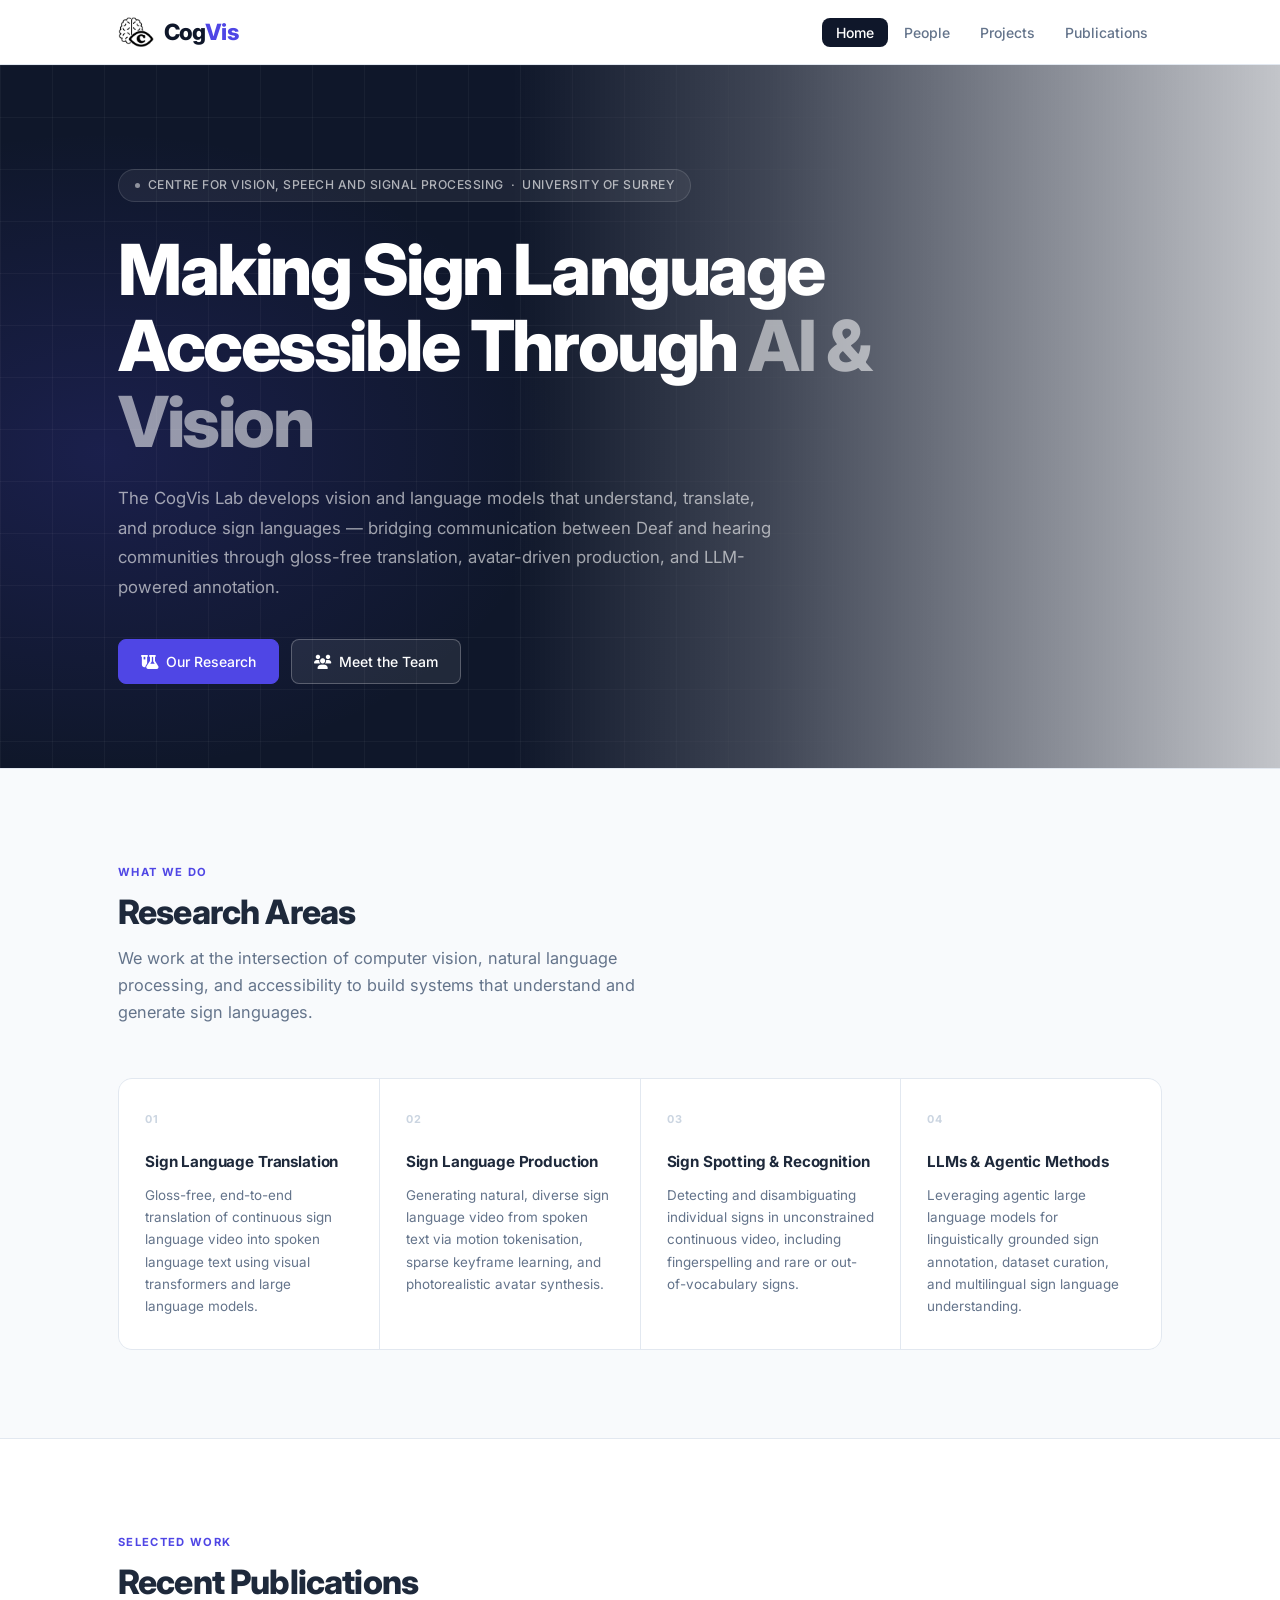
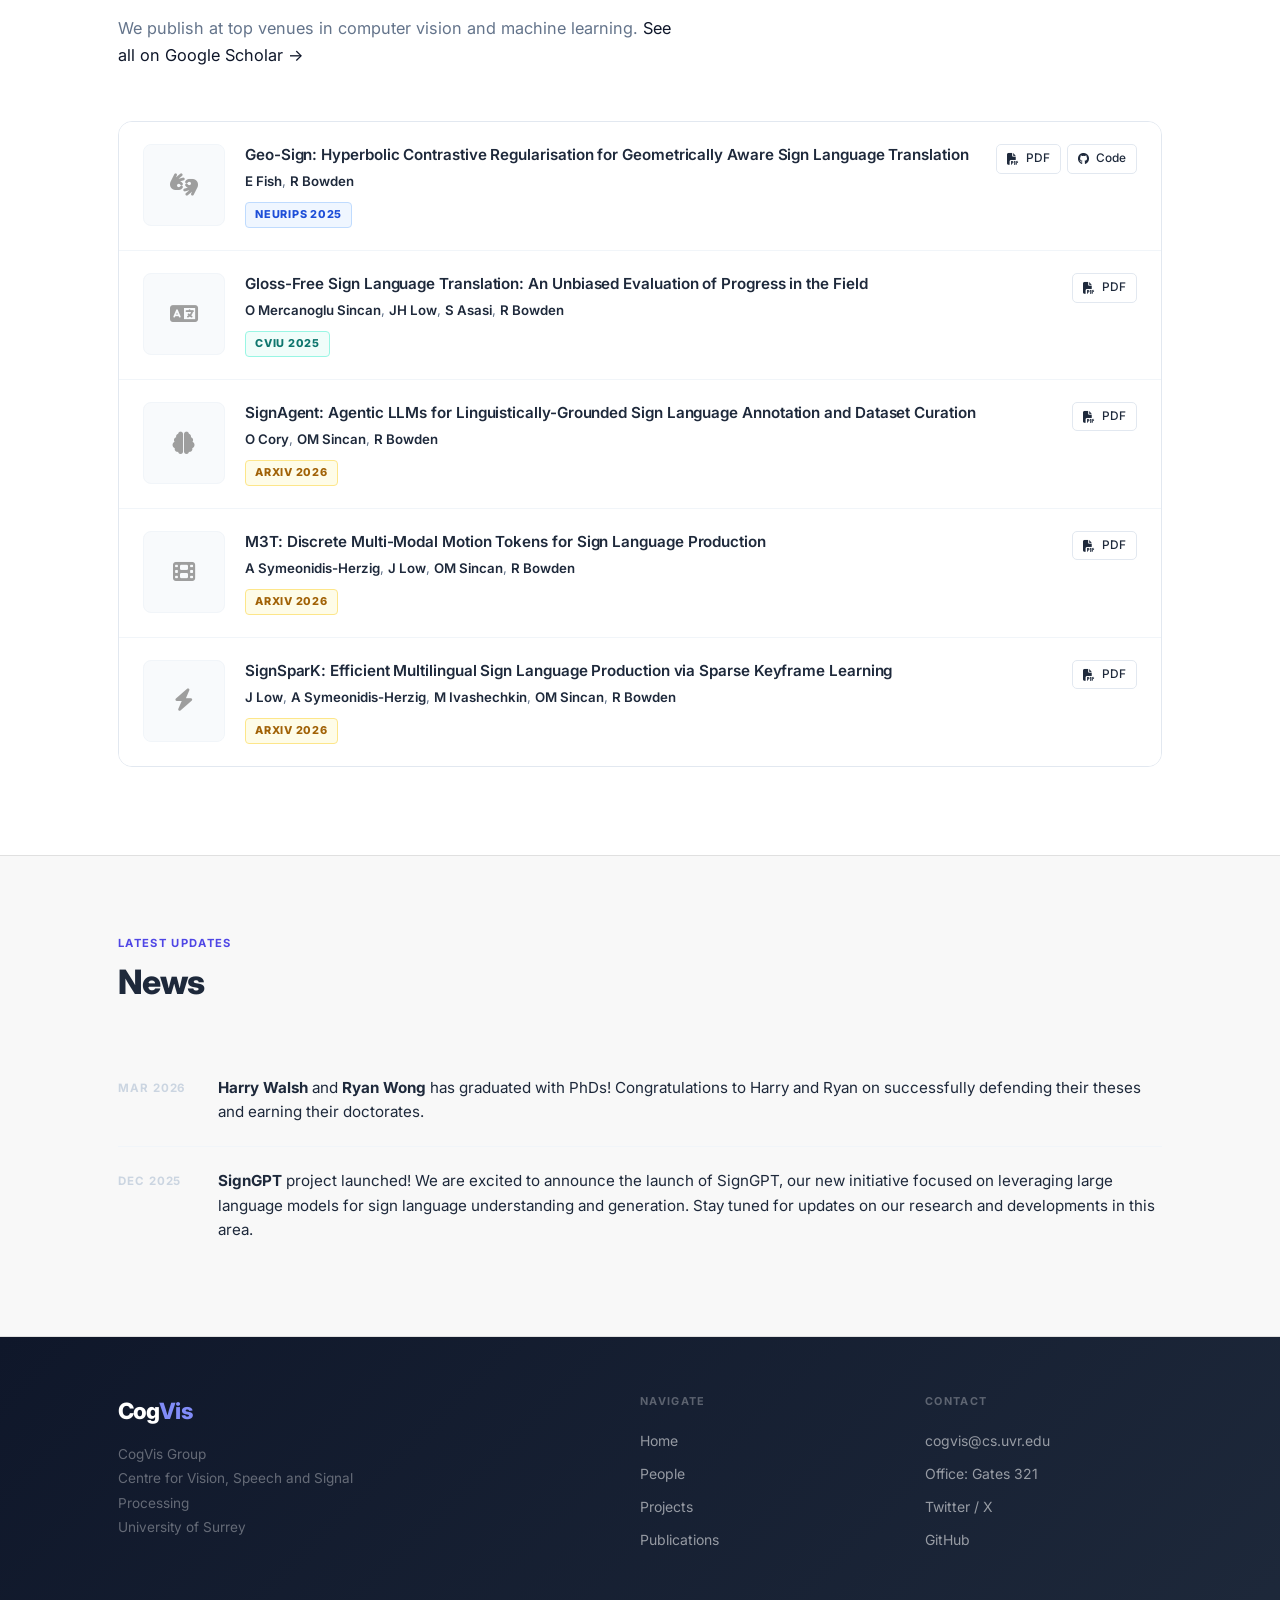
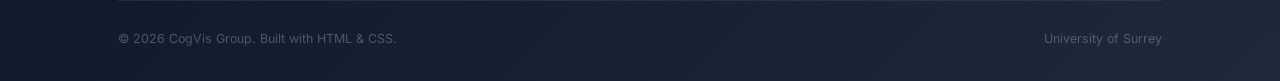
<file: index.html>
<!DOCTYPE html>
<html lang="en">
<head>
  <meta charset="UTF-8" />
  <meta name="viewport" content="width=device-width, initial-scale=1.0" />
  <title>CogVis Group — Cognitive Vision Research</title>
  <meta name="description" content="CogVis is a research group working on sign language translation, production, spotting, and LLM-driven accessibility." />
  <meta property="og:title" content="CogVis Group" />
  <meta property="og:description" content="Sign Language Translation, Production & Spotting — CogVis Group, University of Surrey" />
  <meta property="og:type" content="website" />
  <link rel="stylesheet" href="css/style.css" />
  <link rel="stylesheet" href="https://cdnjs.cloudflare.com/ajax/libs/font-awesome/6.5.0/css/all.min.css" />
</head>
<body>

<!-- ========== NAVIGATION ========== -->
<nav class="nav">
  <div class="container nav-inner">
    <a href="index.html" class="nav-logo" style="display:flex;align-items:center;gap:10px;">
      <img src="assets/cogvis.jpg" alt="CogVis logo" style="height:36px;width:auto;">
      <span><span class="cog">Cog</span><span class="vis">Vis</span></span>
    </a>
    <button class="nav-toggle" aria-label="Toggle menu">
      <span></span><span></span><span></span>
    </button>
    <ul class="nav-links">
      <li><a href="index.html" class="active">Home</a></li>
      <li><a href="people.html">People</a></li>
      <li><a href="projects.html">Projects</a></li>
      <li><a href="publications.html">Publications</a></li>
    </ul>
  </div>
</nav>

<!-- ========== HERO ========== -->
<section class="hero">
  <div class="hero-bg"></div>
  <div class="hero-grid-overlay"></div>
  <div class="container">
    <div class="hero-content">
      <div class="hero-eyebrow">
        <span class="hero-eyebrow-dot"></span>
        Centre for Vision, Speech and Signal Processing &nbsp;·&nbsp; University of Surrey
      </div>
      <h1>
        Making Sign Language<br/>
        Accessible Through <em>AI &amp; Vision</em>
      </h1>
      <p class="hero-desc">
        The CogVis Lab develops vision and language models that understand, translate,
        and produce sign languages — bridging communication between Deaf and hearing
        communities through gloss-free translation, avatar-driven production, and
        LLM-powered annotation.
      </p>
      <div class="hero-cta">
        <a href="#research-areas" class="btn btn-primary">
          <i class="fa-solid fa-flask-vial"></i> Our Research
        </a>
        <a href="people.html" class="btn btn-ghost-white">
          <i class="fa-solid fa-users"></i> Meet the Team
        </a>
      </div>
      <!-- <div class="hero-stats">
        <div>
          <div class="hero-stat-num">42+</div>
          <div class="hero-stat-label">Publications</div>
        </div>
        <div>
          <div class="hero-stat-num">12</div>
          <div class="hero-stat-label">Team Members</div>
        </div>
        <div>
          <div class="hero-stat-num">8</div>
          <div class="hero-stat-label">Active Projects</div>
        </div>
        <div>
          <div class="hero-stat-num">2M+</div>
          <div class="hero-stat-label">Citations</div>
        </div>
      </div> -->
    </div>
  </div>
</section>

<!-- ========== RESEARCH AREAS ========== -->
<section class="section" id="research-areas" style="background:#f8fafc; border-top:1px solid #e2e8f0; border-bottom:1px solid #e2e8f0;">
  <div class="container">
    <div class="section-header">
      <span class="section-eyebrow">What we do</span>
      <h2 class="section-title">Research Areas</h2>
      <p class="section-desc">
        We work at the intersection of computer vision, natural language processing, and
        accessibility to build systems that understand and generate sign languages.
      </p>
    </div>
    <div class="area-grid">
      <div class="area-card">
        <div class="area-num">01</div>
        <div class="area-name">Sign Language Translation</div>
        <p class="area-desc">
          Gloss-free, end-to-end translation of continuous sign language video into
          spoken language text using visual transformers and large language models.
        </p>
      </div>
      <div class="area-card">
        <div class="area-num">02</div>
        <div class="area-name">Sign Language Production</div>
        <p class="area-desc">
          Generating natural, diverse sign language video from spoken text via
          motion tokenisation, sparse keyframe learning, and photorealistic avatar synthesis.
        </p>
      </div>
      <div class="area-card">
        <div class="area-num">03</div>
        <div class="area-name">Sign Spotting &amp; Recognition</div>
        <p class="area-desc">
          Detecting and disambiguating individual signs in unconstrained continuous
          video, including fingerspelling and rare or out-of-vocabulary signs.
        </p>
      </div>
      <div class="area-card">
        <div class="area-num">04</div>
        <div class="area-name">LLMs &amp; Agentic Methods</div>
        <p class="area-desc">
          Leveraging agentic large language models for linguistically grounded sign
          annotation, dataset curation, and multilingual sign language understanding.
        </p>
      </div>
    </div>
  </div>
</section>

<!-- ========== PUBLICATIONS ========== -->
<section class="section" id="publications">
  <div class="container">
    <div class="section-header">
      <span class="section-eyebrow">Selected work</span>
      <h2 class="section-title">Recent Publications</h2>
      <p class="section-desc">
        We publish at top venues in computer vision and machine learning.
        <a href="https://scholar.google.com/citations?hl=en&user=mvvgDvcAAAAJ&view_op=list_works&sortby=pubdate" target="_blank" rel="noopener">See all on Google Scholar →</a>
      </p>
    </div>
    <div class="pub-list">

      <!-- Paper 1 -->
      <div class="pub-item">
        <div class="pub-thumb">
          <i class="fa-solid fa-hands-asl-interpreting" style="font-size:1.4rem;color:#9e9e9e;"></i>
        </div>
        <div class="pub-body">
          <div class="pub-title">
            Geo-Sign: Hyperbolic Contrastive Regularisation for Geometrically Aware Sign Language Translation
          </div>
          <div class="pub-authors">
            <strong>E Fish</strong>, <strong>R Bowden</strong>
          </div>
          <div class="pub-meta">
            <span class="venue venue-neurips">NeurIPS 2025</span>
          </div>
        </div>
        <div class="pub-links">
          <a href="#" class="btn btn-outline btn-xs"><i class="fa-solid fa-file-pdf"></i> PDF</a>
          <a href="#" class="btn btn-outline btn-xs"><i class="fa-brands fa-github"></i> Code</a>
        </div>
      </div>

      <!-- Paper 2 -->
      <div class="pub-item">
        <div class="pub-thumb">
          <i class="fa-solid fa-language" style="font-size:1.4rem;color:#9e9e9e;"></i>
        </div>
        <div class="pub-body">
          <div class="pub-title">
            Gloss-Free Sign Language Translation: An Unbiased Evaluation of Progress in the Field
          </div>
          <div class="pub-authors">
            <strong>O Mercanoglu Sincan</strong>, <strong>JH Low</strong>, <strong>S Asasi</strong>, <strong>R Bowden</strong>
          </div>
          <div class="pub-meta">
            <span class="venue venue-eccv">CVIU 2025</span>
          </div>
        </div>
        <div class="pub-links">
          <a href="#" class="btn btn-outline btn-xs"><i class="fa-solid fa-file-pdf"></i> PDF</a>
        </div>
      </div>

      <!-- Paper 3 -->
      <div class="pub-item">
        <div class="pub-thumb">
          <i class="fa-solid fa-brain" style="font-size:1.4rem;color:#9e9e9e;"></i>
        </div>
        <div class="pub-body">
          <div class="pub-title">
            SignAgent: Agentic LLMs for Linguistically-Grounded Sign Language Annotation and Dataset Curation
          </div>
          <div class="pub-authors">
            <strong>O Cory</strong>, <strong>OM Sincan</strong>, <strong>R Bowden</strong>
          </div>
          <div class="pub-meta">
            <span class="venue venue-arxiv">arXiv 2026</span>
          </div>
        </div>
        <div class="pub-links">
          <a href="#" class="btn btn-outline btn-xs"><i class="fa-solid fa-file-pdf"></i> PDF</a>
        </div>
      </div>

      <!-- Paper 4 -->
      <div class="pub-item">
        <div class="pub-thumb">
          <i class="fa-solid fa-film" style="font-size:1.4rem;color:#9e9e9e;"></i>
        </div>
        <div class="pub-body">
          <div class="pub-title">
            M3T: Discrete Multi-Modal Motion Tokens for Sign Language Production
          </div>
          <div class="pub-authors">
            <strong>A Symeonidis-Herzig</strong>, <strong>J Low</strong>, <strong>OM Sincan</strong>, <strong>R Bowden</strong>
          </div>
          <div class="pub-meta">
            <span class="venue venue-arxiv">arXiv 2026</span>
          </div>
        </div>
        <div class="pub-links">
          <a href="#" class="btn btn-outline btn-xs"><i class="fa-solid fa-file-pdf"></i> PDF</a>
        </div>
      </div>

      <!-- Paper 5 -->
      <div class="pub-item">
        <div class="pub-thumb">
          <i class="fa-solid fa-bolt" style="font-size:1.4rem;color:#9e9e9e;"></i>
        </div>
        <div class="pub-body">
          <div class="pub-title">
            SignSparK: Efficient Multilingual Sign Language Production via Sparse Keyframe Learning
          </div>
          <div class="pub-authors">
            <strong>J Low</strong>, <strong>A Symeonidis-Herzig</strong>, <strong>M Ivashechkin</strong>, <strong>OM Sincan</strong>, <strong>R Bowden</strong>
          </div>
          <div class="pub-meta">
            <span class="venue venue-arxiv">arXiv 2026</span>
          </div>
        </div>
        <div class="pub-links">
          <a href="#" class="btn btn-outline btn-xs"><i class="fa-solid fa-file-pdf"></i> PDF</a>
        </div>
      </div>

    </div>
  </div>
</section>

<!-- ========== NEWS ========== -->
<section class="section" style="background:#f8f8f8; border-top:1px solid #e0e0e0; border-bottom:1px solid #e0e0e0; padding-top: 72px; padding-bottom: 72px;">
  <div class="container">
    <div class="section-header">
      <span class="section-eyebrow">Latest updates</span>
      <h2 class="section-title">News</h2>
    </div>
    <div class="news-list">
      <div class="news-item">
        <div class="news-date">Mar 2026</div>
        <p class="news-text">
          <strong>Harry Walsh</strong> and <strong>Ryan Wong</strong> has graduated with PhDs! Congratulations to Harry and Ryan on successfully defending their theses and earning their doctorates.
        </p>
      </div>
    
      <div class="news-item">
        <div class="news-date">Dec 2025</div>
        <p class="news-text">
          <strong>SignGPT</strong> project launched! We are excited to announce the launch of SignGPT, our new initiative focused on leveraging large language models for sign language understanding and generation. Stay tuned for updates on our research and developments in this area.
        </p>
      </div>
    </div>
  </div>
</section>

<!-- ========== FOOTER ========== -->
<footer>
  <div class="container">
    <div class="footer-grid">
      <div>
        <div class="footer-logo">
          <span class="cog">Cog</span><span class="vis">Vis</span>
        </div>
        <p class="footer-desc">
          CogVis Group<br />
          Centre for Vision, Speech and Signal Processing<br />
          University of Surrey
        </p>
      </div>
      <div>
        <div class="footer-col-title">Navigate</div>
        <div class="footer-links">
          <a href="index.html">Home</a>
          <a href="people.html">People</a>
          <a href="projects.html">Projects</a>
          <a href="publications.html">Publications</a>
        </div>
      </div>
      <div>
        <div class="footer-col-title">Contact</div>
        <div class="footer-links">
          <a href="mailto:cogvis@cs.uvr.edu">cogvis@cs.uvr.edu</a>
          <a href="#">Office: Gates 321</a>
          <a href="https://twitter.com" target="_blank" rel="noopener">Twitter / X</a>
          <a href="https://github.com" target="_blank" rel="noopener">GitHub</a>
        </div>
      </div>
    </div>
    <div class="footer-bottom">
      <span class="footer-copy">© 2026 CogVis Group. Built with HTML &amp; CSS.</span>
      <span class="footer-copy">University of Surrey</span>
    </div>
  </div>
</footer>

<script src="js/main.js"></script>
</body>
</html>
</file>
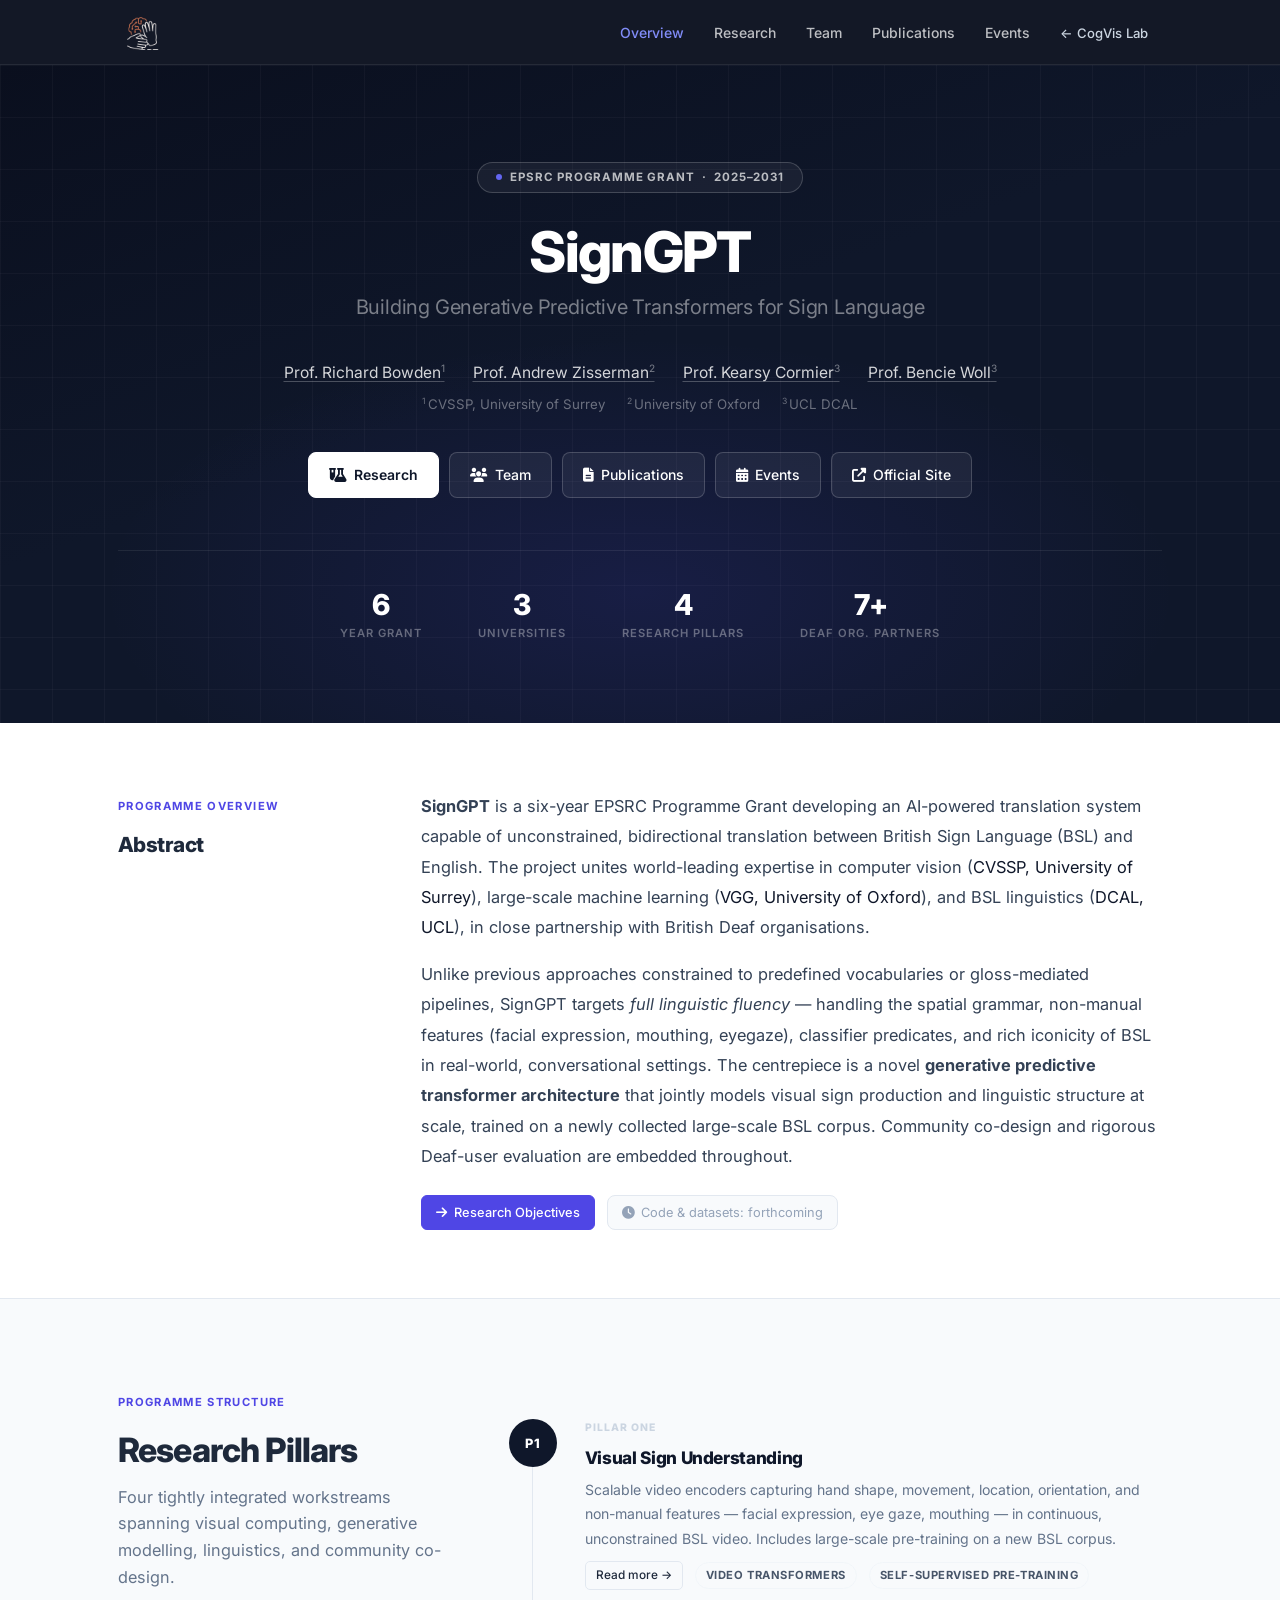
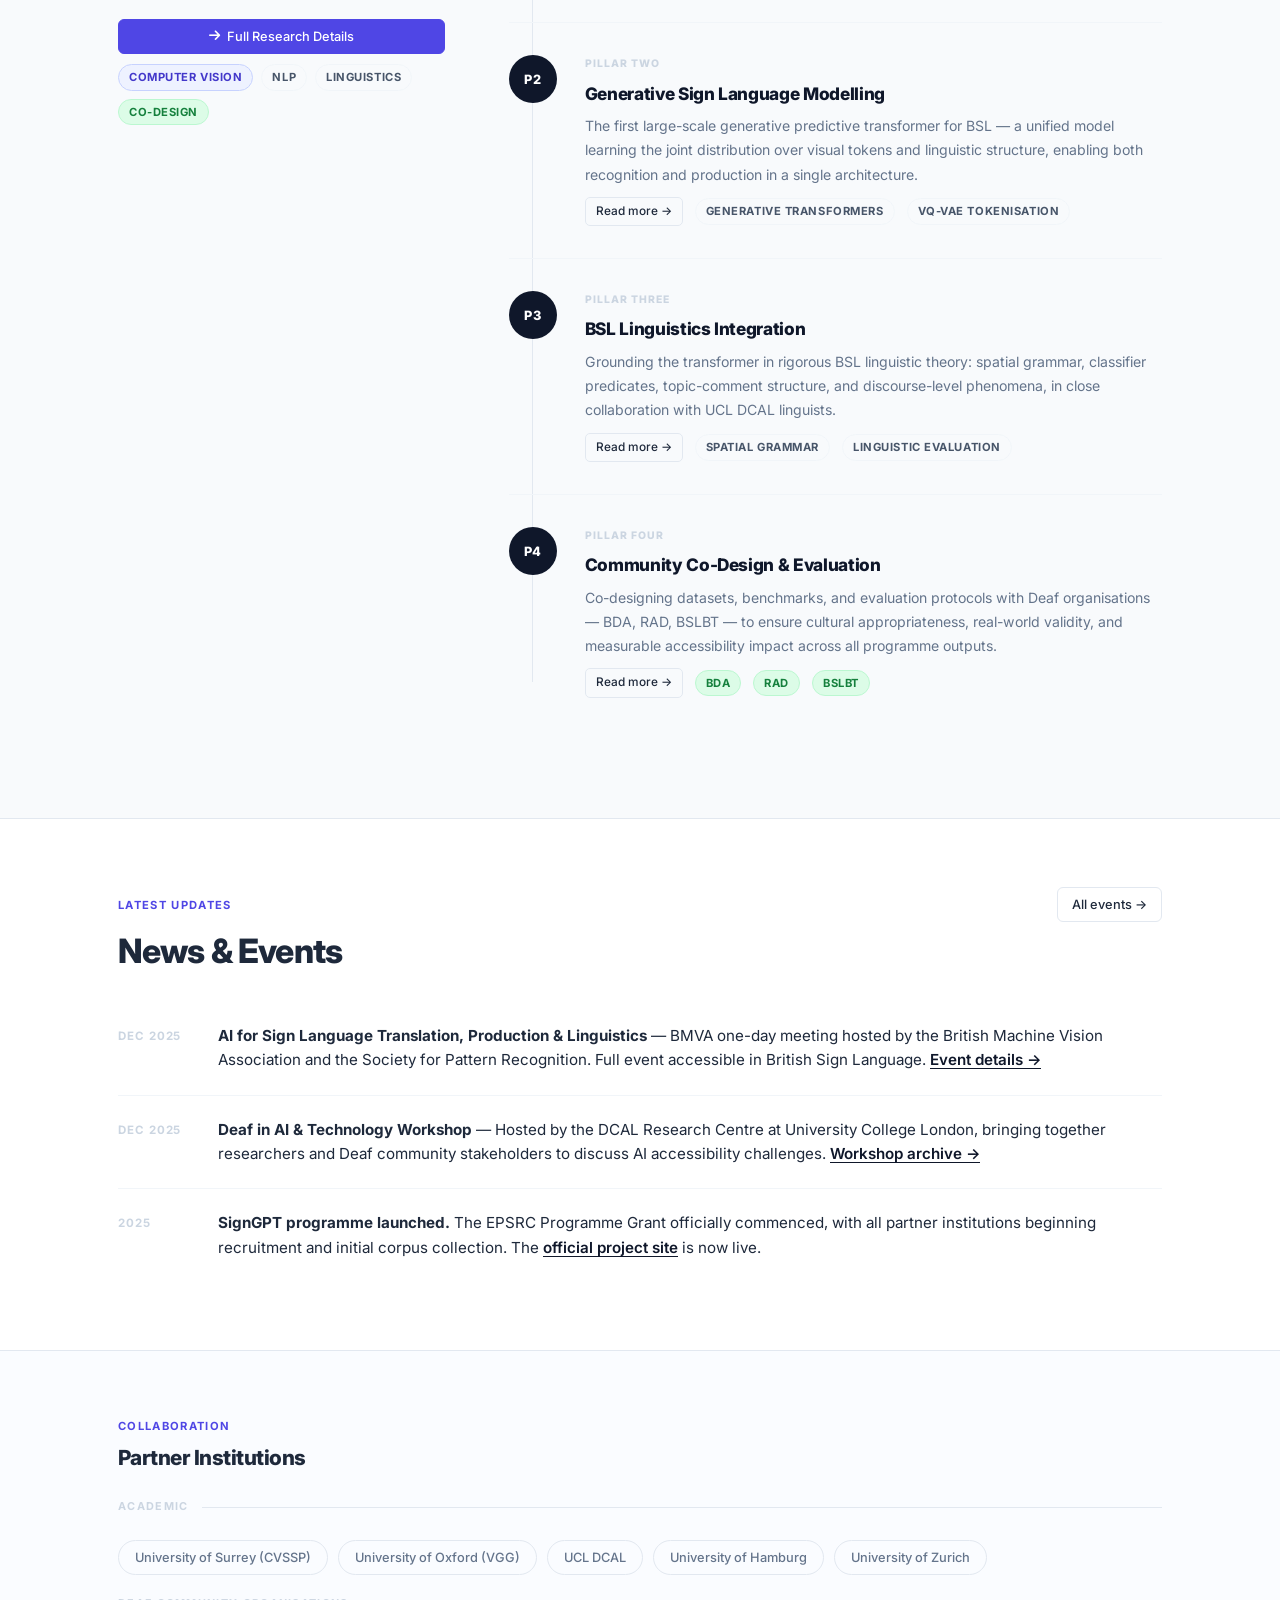
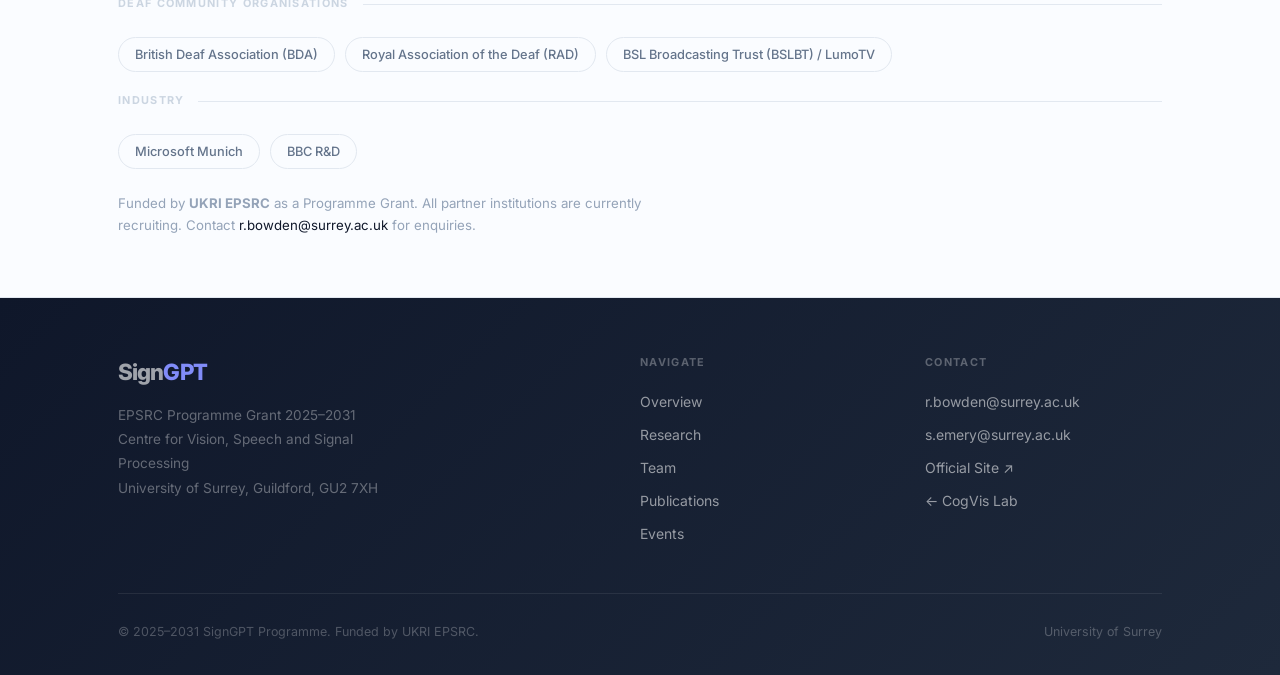
<file: signgpt/index.html>
<!DOCTYPE html>
<html lang="en">
<head>
  <meta charset="UTF-8" />
  <meta name="viewport" content="width=device-width, initial-scale=1.0" />
  <title>SignGPT — Generative Predictive Transformers for Sign Language</title>
  <meta name="description" content="SignGPT is an EPSRC Programme Grant developing the first AI system capable of unconstrained, bidirectional translation between British Sign Language and English." />
  <meta property="og:title" content="SignGPT — EPSRC Programme Grant 2025–2031" />
  <meta property="og:description" content="Building Generative Predictive Transformers for Sign Language. Led by the University of Surrey, University of Oxford, and UCL DCAL." />
  <meta property="og:type" content="website" />
  <link rel="stylesheet" href="../css/style.css" />
  <link rel="stylesheet" href="https://cdnjs.cloudflare.com/ajax/libs/font-awesome/6.5.0/css/all.min.css" />
  <style>
    /* SignGPT programme page overrides */
    .sgpt-hero {
      background: linear-gradient(
        160deg,
        #0a0f1e 0%,
        #0f172a 45%,
        #0f172a 100%
      );
      color: #fff;
      padding: 96px 0 80px;
      position: relative;
      overflow: hidden;
      text-align: center;
    }
    .sgpt-hero::before {
      content: '';
      position: absolute;
      inset: 0;
      background-image:
        linear-gradient(rgba(255,255,255,.03) 1px, transparent 1px),
        linear-gradient(90deg, rgba(255,255,255,.03) 1px, transparent 1px);
      background-size: 52px 52px;
    }
    .sgpt-hero::after {
      content: '';
      position: absolute;
      inset: 0;
      background: radial-gradient(ellipse 60% 55% at 50% 80%, rgba(79,70,229,.14) 0%, transparent 70%);
      pointer-events: none;
    }
    .sgpt-hero-inner { position: relative; z-index: 1; }

    .grant-pill {
      display: inline-flex;
      align-items: center;
      gap: 8px;
      padding: 5px 18px;
      border-radius: 100px;
      font-size: 0.72rem;
      font-weight: 700;
      letter-spacing: 0.07em;
      text-transform: uppercase;
      border: 1.5px solid rgba(255,255,255,.18);
      background: rgba(255,255,255,.05);
      color: rgba(255,255,255,.7);
      margin-bottom: 28px;
    }
    .grant-pill-dot {
      width: 6px; height: 6px;
      border-radius: 50%;
      background: #6366f1;
      flex-shrink: 0;
    }

    .sgpt-title {
      font-size: clamp(2.1rem, 5vw, 3.5rem);
      font-weight: 800;
      line-height: 1.12;
      letter-spacing: -0.03em;
      color: #fff;
      margin-bottom: 8px;
    }
    .sgpt-subtitle {
      font-size: clamp(1rem, 2vw, 1.25rem);
      font-weight: 400;
      color: rgba(255,255,255,.45);
      margin: 0 auto 36px;
      max-width: none;
      letter-spacing: -0.01em;
      text-align: center;
    }

    .pi-row {
      display: flex;
      justify-content: center;
      flex-wrap: wrap;
      gap: 6px 28px;
      margin-bottom: 8px;
    }
    .pi-name-link {
      font-size: 0.975rem;
      color: rgba(255,255,255,.82);
      text-decoration: underline;
      text-underline-offset: 3px;
      text-decoration-color: rgba(255,255,255,.25);
    }
    .pi-name-link:hover { color: #fff; }
    .pi-name-link sup { font-size: 0.65em; color: rgba(255,255,255,.45); }

    .affil-row {
      display: flex;
      justify-content: center;
      flex-wrap: wrap;
      gap: 4px 22px;
      font-size: 0.83rem;
      color: rgba(255,255,255,.38);
      margin-bottom: 36px;
    }
    .affil-row sup { font-size: 0.65em; margin-right: 2px; }

    .hero-btn-row {
      display: flex;
      justify-content: center;
      flex-wrap: wrap;
      gap: 10px;
    }
    .hbtn {
      display: inline-flex;
      align-items: center;
      gap: 7px;
      padding: 10px 20px;
      border-radius: 8px;
      font-size: 0.875rem;
      font-weight: 500;
      border: 1.5px solid rgba(255,255,255,.18);
      background: rgba(255,255,255,.06);
      color: #fff;
      text-decoration: none !important;
      transition: all .18s;
    }
    .hbtn:hover { background: rgba(255,255,255,.14); color: #fff; transform: translateY(-1px); }
    .hbtn.primary { background: #fff; border-color: #fff; color: #0f172a; font-weight: 600; }
    .hbtn.primary:hover { background: #e2e8f0; border-color: #e2e8f0; color: #0f172a; }

    /* Stat strip */
    .stat-strip {
      display: flex;
      border-top: 1px solid rgba(255,255,255,.08);
      margin-top: 52px;
      padding-top: 40px;
      justify-content: center;
      gap: 56px;
      flex-wrap: wrap;
    }
    .stat-item { text-align: center; }
    .stat-num {
      font-size: 1.8rem;
      font-weight: 800;
      letter-spacing: -0.04em;
      color: #fff;
      line-height: 1;
      margin-bottom: 5px;
    }
    .stat-lbl {
      font-size: 0.7rem;
      color: rgba(255,255,255,.35);
      font-weight: 600;
      text-transform: uppercase;
      letter-spacing: 0.09em;
    }

    /* Abstract section */
    .abstract-text {
      font-size: 1.025rem;
      line-height: 1.85;
      color: var(--gray-800);
      max-width: 74ch;
    }
    .abstract-text + .abstract-text { margin-top: 1em; }

    /* Partner row */
    .partner-row {
      display: flex;
      flex-wrap: wrap;
      gap: 10px;
      margin-top: 1.5rem;
    }
    .partner-chip {
      padding: 6px 16px;
      border: 1px solid var(--border);
      border-radius: 100px;
      font-size: 0.8rem;
      font-weight: 500;
      color: var(--gray-600);
      background: var(--gray-50);
      white-space: nowrap;
    }

    /* Inline note */
    .tba-note {
      display: inline-flex;
      align-items: center;
      gap: 6px;
      font-size: 0.8rem;
      color: var(--gray-500);
      background: var(--gray-100);
      border: 1px solid var(--border);
      border-radius: var(--radius-sm);
      padding: 6px 14px;
    }

    /* ---- Pillar timeline ---- */
    .pillar-timeline {
      position: relative;
      display: flex;
      flex-direction: column;
      gap: 0;
    }
    .pillar-timeline::before {
      content: '';
      position: absolute;
      left: 23px;
      top: 48px;
      bottom: 48px;
      width: 1px;
      background: var(--border);
    }
    .pillar-tl-item {
      display: grid;
      grid-template-columns: 48px 1fr;
      gap: 28px;
      align-items: stretch;
      padding: 0 0 0 0;
      position: relative;
    }
    .pillar-tl-item + .pillar-tl-item {
      border-top: 1px solid var(--border-soft);
    }
    .pillar-tl-left {
      display: flex;
      flex-direction: column;
      align-items: center;
      padding: 32px 0;
      flex-shrink: 0;
    }
    .pillar-tl-num {
      width: 48px;
      height: 48px;
      border-radius: 50%;
      background: var(--black);
      color: #fff;
      display: flex;
      align-items: center;
      justify-content: center;
      font-size: 0.8rem;
      font-weight: 800;
      letter-spacing: .03em;
      flex-shrink: 0;
      position: relative;
      z-index: 1;
      transition: background var(--transition);
    }
    .pillar-tl-item:hover .pillar-tl-num {
      background: var(--indigo);
    }
    .pillar-tl-body {
      padding: 32px 0 32px 0;
      display: flex;
      flex-direction: column;
      justify-content: center;
      gap: 10px;
    }
    .pillar-tl-label {
      font-size: 0.65rem;
      font-weight: 800;
      text-transform: uppercase;
      letter-spacing: .1em;
      color: var(--gray-400);
    }
    .pillar-tl-title {
      font-size: 1.08rem;
      font-weight: 800;
      letter-spacing: -.02em;
      color: var(--black);
      line-height: 1.25;
    }
    .pillar-tl-desc {
      font-size: 0.88rem;
      color: var(--gray-600);
      line-height: 1.72;
      max-width: 68ch;
    }
    .pillar-tl-footer {
      display: flex;
      align-items: center;
      gap: 12px;
      flex-wrap: wrap;
    }
    @media (max-width: 860px) {
      .pillar-split { grid-template-columns: 1fr !important; gap: 32px !important; }
      .pillar-split > div:first-child { position: static !important; }
    }
    @media (max-width: 580px) {
      .pillar-tl-item { grid-template-columns: 36px 1fr; gap: 16px; }
      .pillar-tl-num { width: 36px; height: 36px; font-size: 0.72rem; }
      .pillar-timeline::before { left: 17px; }
    }
    .nav {
      background: rgba(10,15,30,.96);
      border-bottom-color: rgba(255,255,255,.08);
    }
    .nav.scrolled { box-shadow: 0 2px 24px rgba(0,0,0,.4); }
    .nav-links a { color: rgba(255,255,255,.72); }
    .nav-links a:hover { color: #fff; background: rgba(255,255,255,.07); }
    .nav-links a.active { color: #818cf8; background: transparent; }
    .nav-toggle span { background: rgba(255,255,255,.8); }
  </style>
</head>
<body>

<!-- ========== NAV ========== -->
<nav class="nav" role="navigation">
  <div class="container nav-inner">
    <a href="index.html" class="nav-logo" style="display:flex;align-items:center;gap:8px;">
      <img src="../assets/signgpt.png" alt="SignGPT" style="height:36px;width:auto;">
    </a>
    <button class="nav-toggle" aria-label="Toggle menu">
      <span></span><span></span><span></span>
    </button>
    <ul class="nav-links">
      <li><a href="index.html" class="active">Overview</a></li>
      <li><a href="research.html">Research</a></li>
      <li><a href="team.html">Team</a></li>
      <li><a href="publications.html">Publications</a></li>
      <li><a href="events.html">Events</a></li>
      <li><a href="../index.html" style="color:var(--gray-400); font-size:0.82rem;">← CogVis Lab</a></li>
    </ul>
  </div>
</nav>

<!-- ========== HERO ========== -->
<header class="sgpt-hero">
  <div class="container sgpt-hero-inner">

    <div class="grant-pill">
      <span class="grant-pill-dot"></span>
      EPSRC Programme Grant &nbsp;·&nbsp; 2025–2031
    </div>

    <h1 class="sgpt-title">SignGPT</h1>
    <p class="sgpt-subtitle">
      Building Generative Predictive Transformers for Sign Language
    </p>

    <div class="pi-row">
      <span class="pi-name-link">Prof. Richard Bowden<sup>1</sup></span>
      <span class="pi-name-link">Prof. Andrew Zisserman<sup>2</sup></span>
      <span class="pi-name-link">Prof. Kearsy Cormier<sup>3</sup></span>
      <span class="pi-name-link">Prof. Bencie Woll<sup>3</sup></span>
    </div>
    <div class="affil-row">
      <span><sup>1</sup>CVSSP, University of Surrey</span>
      <span><sup>2</sup>University of Oxford</span>
      <span><sup>3</sup>UCL DCAL</span>
    </div>

    <div class="hero-btn-row">
      <a href="research.html" class="hbtn primary">
        <i class="fas fa-flask-vial"></i> Research
      </a>
      <a href="team.html" class="hbtn">
        <i class="fas fa-users"></i> Team
      </a>
      <a href="publications.html" class="hbtn">
        <i class="fas fa-file-lines"></i> Publications
      </a>
      <a href="events.html" class="hbtn">
        <i class="fas fa-calendar-days"></i> Events
      </a>
      <a href="https://sites.google.com/view/signgpt/home" target="_blank" rel="noopener" class="hbtn">
        <i class="fas fa-up-right-from-square"></i> Official Site
      </a>
    </div>

    <div class="stat-strip">
      <div class="stat-item">
        <div class="stat-num">6</div>
        <div class="stat-lbl">Year Grant</div>
      </div>
      <div class="stat-item">
        <div class="stat-num">3</div>
        <div class="stat-lbl">Universities</div>
      </div>
      <div class="stat-item">
        <div class="stat-num">4</div>
        <div class="stat-lbl">Research Pillars</div>
      </div>
      <div class="stat-item">
        <div class="stat-num">7+</div>
        <div class="stat-lbl">Deaf Org. Partners</div>
      </div>
    </div>

  </div>
</header>

<!-- ========== ABSTRACT ========== -->
<section class="section" style="padding-top:68px; padding-bottom:68px; border-bottom:1px solid var(--border);">
  <div class="container">
    <div style="display:grid; grid-template-columns:1fr 3fr; gap:56px; align-items:start;">
      <div>
        <span class="section-eyebrow">Programme Overview</span>
        <h2 style="font-size:1.3rem; margin-top:8px; margin-bottom:0;">Abstract</h2>
      </div>
      <div>
        <p class="abstract-text">
          <strong>SignGPT</strong> is a six-year EPSRC Programme Grant developing an AI-powered translation
          system capable of unconstrained, bidirectional translation between British Sign Language (BSL)
          and English. The project unites world-leading expertise in computer vision
          (<a href="https://www.surrey.ac.uk/centre-vision-speech-signal-processing" target="_blank" rel="noopener">CVSSP, University of Surrey</a>),
          large-scale machine learning
          (<a href="https://www.robots.ox.ac.uk/~vgg/" target="_blank" rel="noopener">VGG, University of Oxford</a>),
          and BSL linguistics
          (<a href="https://www.ucl.ac.uk/dcal" target="_blank" rel="noopener">DCAL, UCL</a>),
          in close partnership with British Deaf organisations.
        </p>
        <p class="abstract-text" style="margin-top:1em;">
          Unlike previous approaches constrained to predefined vocabularies or gloss-mediated pipelines,
          SignGPT targets <em>full linguistic fluency</em> — handling the spatial grammar, non-manual
          features (facial expression, mouthing, eyegaze), classifier predicates, and rich iconicity
          of BSL in real-world, conversational settings. The centrepiece is a novel
          <strong>generative predictive transformer architecture</strong> that jointly models visual sign
          production and linguistic structure at scale, trained on a newly collected large-scale BSL corpus.
          Community co-design and rigorous Deaf-user evaluation are embedded throughout.
        </p>
        <div style="margin-top:1.5rem; display:flex; gap:12px; flex-wrap:wrap; align-items:center;">
          <a href="research.html" class="btn btn-primary btn-sm">
            <i class="fas fa-arrow-right"></i> Research Objectives
          </a>
          <span class="tba-note">
            <i class="fas fa-clock"></i>
            Code &amp; datasets: forthcoming
          </span>
        </div>
      </div>
    </div>
  </div>
</section>

<!-- ========== RESEARCH PILLARS ========== -->
<section class="section" style="background:var(--gray-100); border-bottom:1px solid var(--border);">
  <div class="container">

    <div class="pillar-split" style="display:grid; grid-template-columns:1fr 2fr; gap:64px; align-items:start;">

      <!-- Sticky label column -->
      <div style="position:sticky; top:84px;">
        <span class="section-eyebrow">Programme Structure</span>
        <h2 class="section-title" style="margin-top:8px;">Research Pillars</h2>
        <p class="section-desc">
          Four tightly integrated workstreams spanning visual computing, generative modelling,
          linguistics, and community co-design.
        </p>
        <div style="margin-top:28px; display:flex; flex-direction:column; gap:10px;">
          <a href="research.html" class="btn btn-primary btn-sm" style="justify-content:center;">
            <i class="fas fa-arrow-right"></i> Full Research Details
          </a>
          <div style="display:flex; gap:8px; flex-wrap:wrap;">
            <span class="badge badge-indigo">Computer Vision</span>
            <span class="badge">NLP</span>
            <span class="badge">Linguistics</span>
            <span class="badge badge-green">Co-Design</span>
          </div>
        </div>
      </div>

      <!-- Timeline column -->
      <div>
        <div class="pillar-timeline">

          <div class="pillar-tl-item reveal">
            <div class="pillar-tl-left">
              <div class="pillar-tl-num">P1</div>
            </div>
            <div class="pillar-tl-body">
              <div class="pillar-tl-label">Pillar One</div>
              <div class="pillar-tl-title">Visual Sign Understanding</div>
              <p class="pillar-tl-desc">
                Scalable video encoders capturing hand shape, movement, location, orientation,
                and non-manual features — facial expression, eye gaze, mouthing — in continuous,
                unconstrained BSL video. Includes large-scale pre-training on a new BSL corpus.
              </p>
              <div class="pillar-tl-footer">
                <a href="research.html#pillar-1" class="btn btn-outline btn-xs">Read more →</a>
                <span class="badge">Video Transformers</span>
                <span class="badge">Self-Supervised Pre-Training</span>
              </div>
            </div>
          </div>

          <div class="pillar-tl-item reveal">
            <div class="pillar-tl-left">
              <div class="pillar-tl-num">P2</div>
            </div>
            <div class="pillar-tl-body">
              <div class="pillar-tl-label">Pillar Two</div>
              <div class="pillar-tl-title">Generative Sign Language Modelling</div>
              <p class="pillar-tl-desc">
                The first large-scale generative predictive transformer for BSL — a unified model
                learning the joint distribution over visual tokens and linguistic structure,
                enabling both recognition and production in a single architecture.
              </p>
              <div class="pillar-tl-footer">
                <a href="research.html#pillar-2" class="btn btn-outline btn-xs">Read more →</a>
                <span class="badge">Generative Transformers</span>
                <span class="badge">VQ-VAE Tokenisation</span>
              </div>
            </div>
          </div>

          <div class="pillar-tl-item reveal">
            <div class="pillar-tl-left">
              <div class="pillar-tl-num">P3</div>
            </div>
            <div class="pillar-tl-body">
              <div class="pillar-tl-label">Pillar Three</div>
              <div class="pillar-tl-title">BSL Linguistics Integration</div>
              <p class="pillar-tl-desc">
                Grounding the transformer in rigorous BSL linguistic theory: spatial grammar,
                classifier predicates, topic-comment structure, and discourse-level phenomena,
                in close collaboration with UCL DCAL linguists.
              </p>
              <div class="pillar-tl-footer">
                <a href="research.html#pillar-3" class="btn btn-outline btn-xs">Read more →</a>
                <span class="badge">Spatial Grammar</span>
                <span class="badge">Linguistic Evaluation</span>
              </div>
            </div>
          </div>

          <div class="pillar-tl-item reveal">
            <div class="pillar-tl-left">
              <div class="pillar-tl-num">P4</div>
            </div>
            <div class="pillar-tl-body">
              <div class="pillar-tl-label">Pillar Four</div>
              <div class="pillar-tl-title">Community Co-Design &amp; Evaluation</div>
              <p class="pillar-tl-desc">
                Co-designing datasets, benchmarks, and evaluation protocols with Deaf organisations —
                BDA, RAD, BSLBT — to ensure cultural appropriateness, real-world validity,
                and measurable accessibility impact across all programme outputs.
              </p>
              <div class="pillar-tl-footer">
                <a href="research.html#pillar-4" class="btn btn-outline btn-xs">Read more →</a>
                <span class="badge badge-green">BDA</span>
                <span class="badge badge-green">RAD</span>
                <span class="badge badge-green">BSLBT</span>
              </div>
            </div>
          </div>

        </div>
      </div>

    </div>

  </div>
</section>

<!-- ========== NEWS / EVENTS ========== -->
<section class="section" style="padding-top:68px; padding-bottom:68px; border-bottom:1px solid var(--border);">
  <div class="container">
    <div style="display:flex; justify-content:space-between; align-items:baseline; margin-bottom:32px; flex-wrap:wrap; gap:12px;">
      <div>
        <span class="section-eyebrow">Latest Updates</span>
        <h2 class="section-title" style="margin-bottom:0; margin-top:6px;">News &amp; Events</h2>
      </div>
      <a href="events.html" class="btn btn-outline btn-sm">All events →</a>
    </div>
    <div class="news-list">
      <div class="news-item reveal">
        <div class="news-date">Dec 2025</div>
        <p class="news-text">
          <strong>AI for Sign Language Translation, Production &amp; Linguistics</strong> —
          BMVA one-day meeting hosted by the British Machine Vision Association and the Society for
          Pattern Recognition. Full event accessible in British Sign Language.
          <a href="https://www.bmva.org/meetings/25-12-10-Sign.html" target="_blank" rel="noopener">Event details →</a>
        </p>
      </div>
      <div class="news-item reveal">
        <div class="news-date">Dec 2025</div>
        <p class="news-text">
          <strong>Deaf in AI &amp; Technology Workshop</strong> —
          Hosted by the DCAL Research Centre at University College London, bringing together
          researchers and Deaf community stakeholders to discuss AI accessibility challenges.
          <a href="https://www.ucl.ac.uk/brain-sciences/deafness-cognition-and-language-research-centre-dcal/deaf-ai-and-technology-workshop" target="_blank" rel="noopener">Workshop archive →</a>
        </p>
      </div>
      <div class="news-item reveal">
        <div class="news-date">2025</div>
        <p class="news-text">
          <strong>SignGPT programme launched.</strong>
          The EPSRC Programme Grant officially commenced, with all partner institutions beginning
          recruitment and initial corpus collection. The
          <a href="https://sites.google.com/view/signgpt/home" target="_blank" rel="noopener">official project site</a>
          is now live.
        </p>
      </div>
    </div>
  </div>
</section>

<!-- ========== PARTNERS ========== -->
<section class="section" style="padding-top:60px; padding-bottom:60px; background:var(--gray-50); border-bottom:1px solid var(--border);">
  <div class="container">
    <div class="section-header" style="margin-bottom:28px;">
      <span class="section-eyebrow">Collaboration</span>
      <h2 class="section-title" style="font-size:1.3rem;">Partner Institutions</h2>
    </div>
    <div style="margin-bottom:20px;">
      <span class="subsection-label" style="margin-top:0;">Academic</span>
      <div class="partner-row">
        <span class="partner-chip">University of Surrey (CVSSP)</span>
        <span class="partner-chip">University of Oxford (VGG)</span>
        <span class="partner-chip">UCL DCAL</span>
        <span class="partner-chip">University of Hamburg</span>
        <span class="partner-chip">University of Zurich</span>
      </div>
    </div>
    <div style="margin-bottom:20px;">
      <span class="subsection-label" style="margin-top:0;">Deaf Community Organisations</span>
      <div class="partner-row">
        <span class="partner-chip">British Deaf Association (BDA)</span>
        <span class="partner-chip">Royal Association of the Deaf (RAD)</span>
        <span class="partner-chip">BSL Broadcasting Trust (BSLBT) / LumoTV</span>
      </div>
    </div>
    <div>
      <span class="subsection-label" style="margin-top:0;">Industry</span>
      <div class="partner-row">
        <span class="partner-chip">Microsoft Munich</span>
        <span class="partner-chip">BBC R&amp;D</span>
      </div>
    </div>
    <p style="margin-top:24px; font-size:0.83rem; color:var(--gray-500);">
      Funded by <strong>UKRI EPSRC</strong> as a Programme Grant. All partner institutions are currently recruiting.
      Contact <a href="mailto:r.bowden@surrey.ac.uk">r.bowden@surrey.ac.uk</a> for enquiries.
    </p>
  </div>
</section>

<!-- ========== FOOTER ========== -->
<footer>
  <div class="container">
    <div class="footer-grid">
      <div>
        <div class="footer-logo">Sign<span style="color:#818cf8">GPT</span></div>
        <p class="footer-desc">
          EPSRC Programme Grant 2025–2031<br />
          Centre for Vision, Speech and Signal Processing<br />
          University of Surrey, Guildford, GU2 7XH
        </p>
      </div>
      <div>
        <div class="footer-col-title">Navigate</div>
        <div class="footer-links">
          <a href="index.html">Overview</a>
          <a href="research.html">Research</a>
          <a href="team.html">Team</a>
          <a href="publications.html">Publications</a>
          <a href="events.html">Events</a>
        </div>
      </div>
      <div>
        <div class="footer-col-title">Contact</div>
        <div class="footer-links">
          <a href="mailto:r.bowden@surrey.ac.uk">r.bowden@surrey.ac.uk</a>
          <a href="mailto:s.emery@surrey.ac.uk">s.emery@surrey.ac.uk</a>
          <a href="https://sites.google.com/view/signgpt/home" target="_blank" rel="noopener">Official Site ↗</a>
          <a href="../index.html">← CogVis Lab</a>
        </div>
      </div>
    </div>
    <div class="footer-bottom">
      <span class="footer-copy">© 2025–2031 SignGPT Programme. Funded by UKRI EPSRC.</span>
      <span class="footer-copy">University of Surrey</span>
    </div>
  </div>
<!-- Start of Signapse Web Translation Plugin Script Tag  -->
<script src="https://translations.signapsesolutions.com/beta/signapse-loader.umd.js" app-id="1d5ee253-de29-4036-b0f0-c5a0ceede3e6" version="v2" id="signapse" position="bottom-right" disable-survey></script>
<!-- End of Signapse Web Translation Plugin Script Tag -->
</footer>

<script src="../js/main.js"></script>
</body>
</html>
</file>
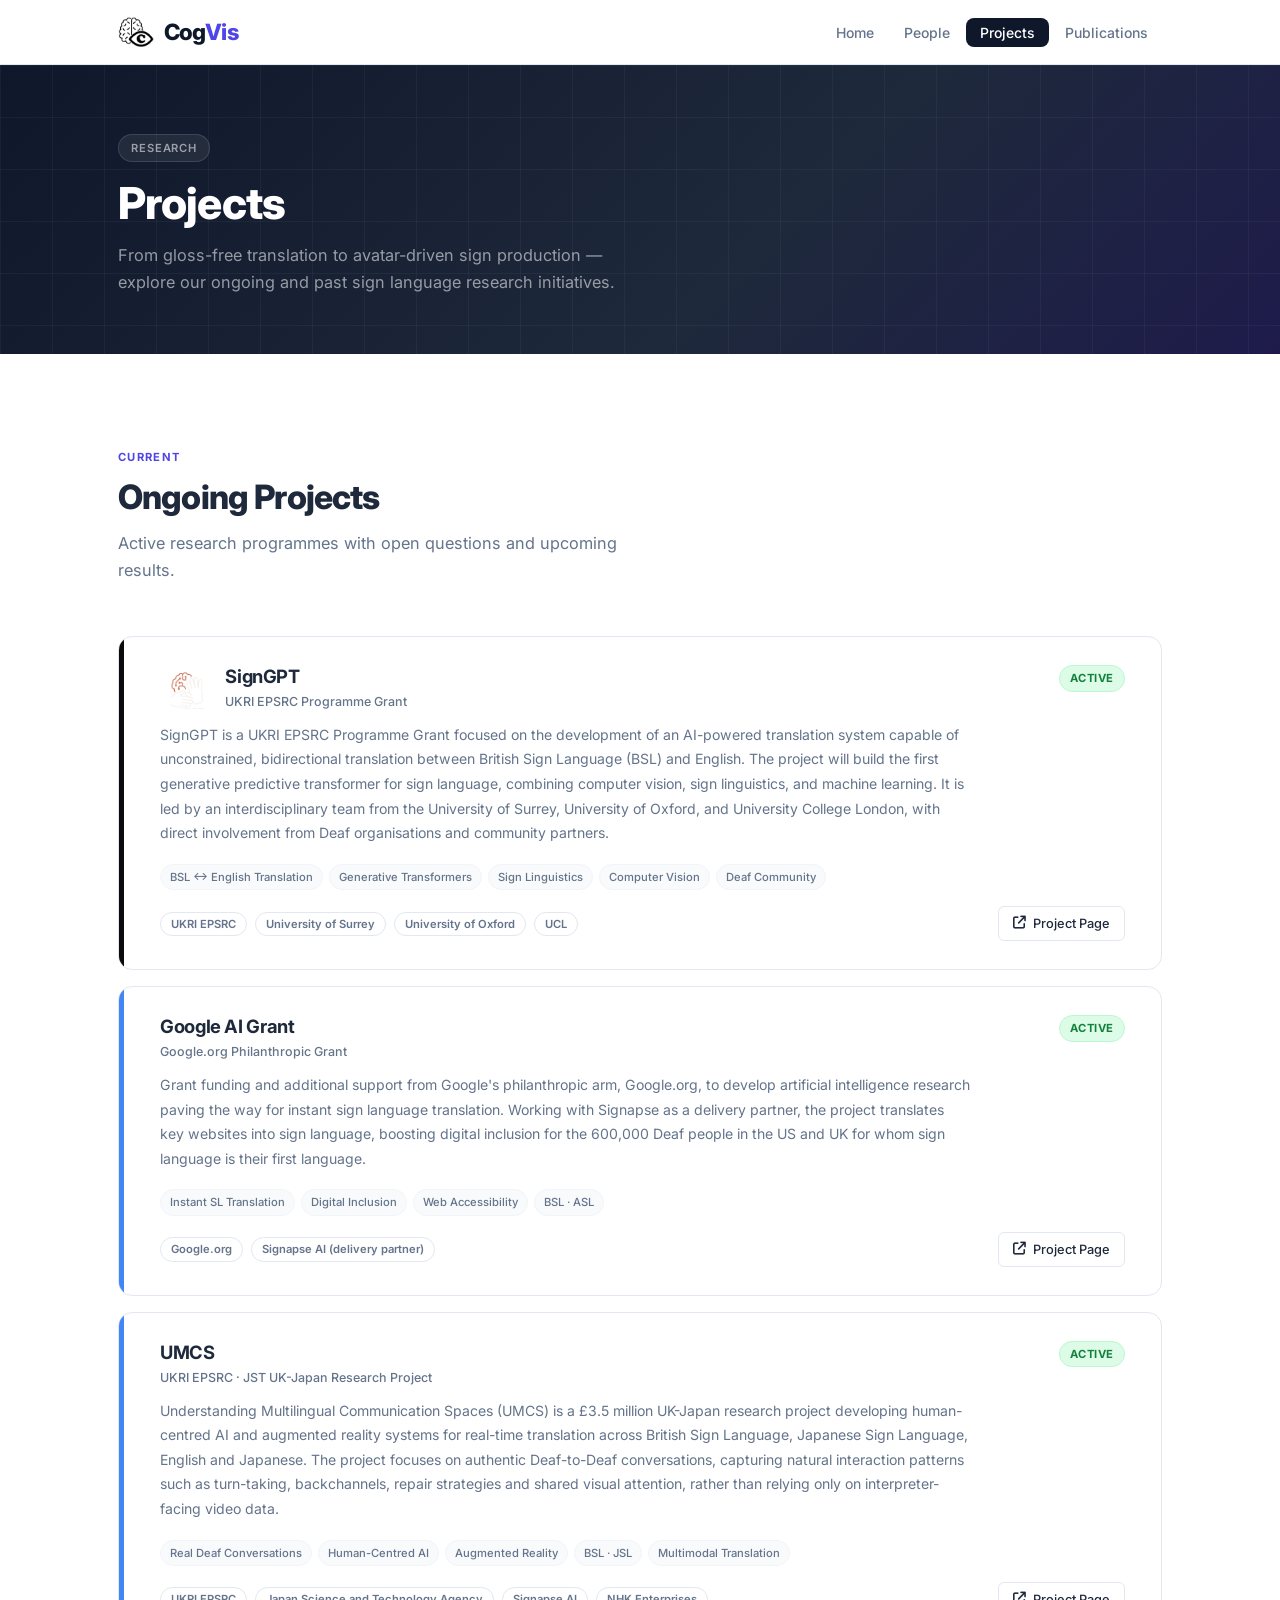
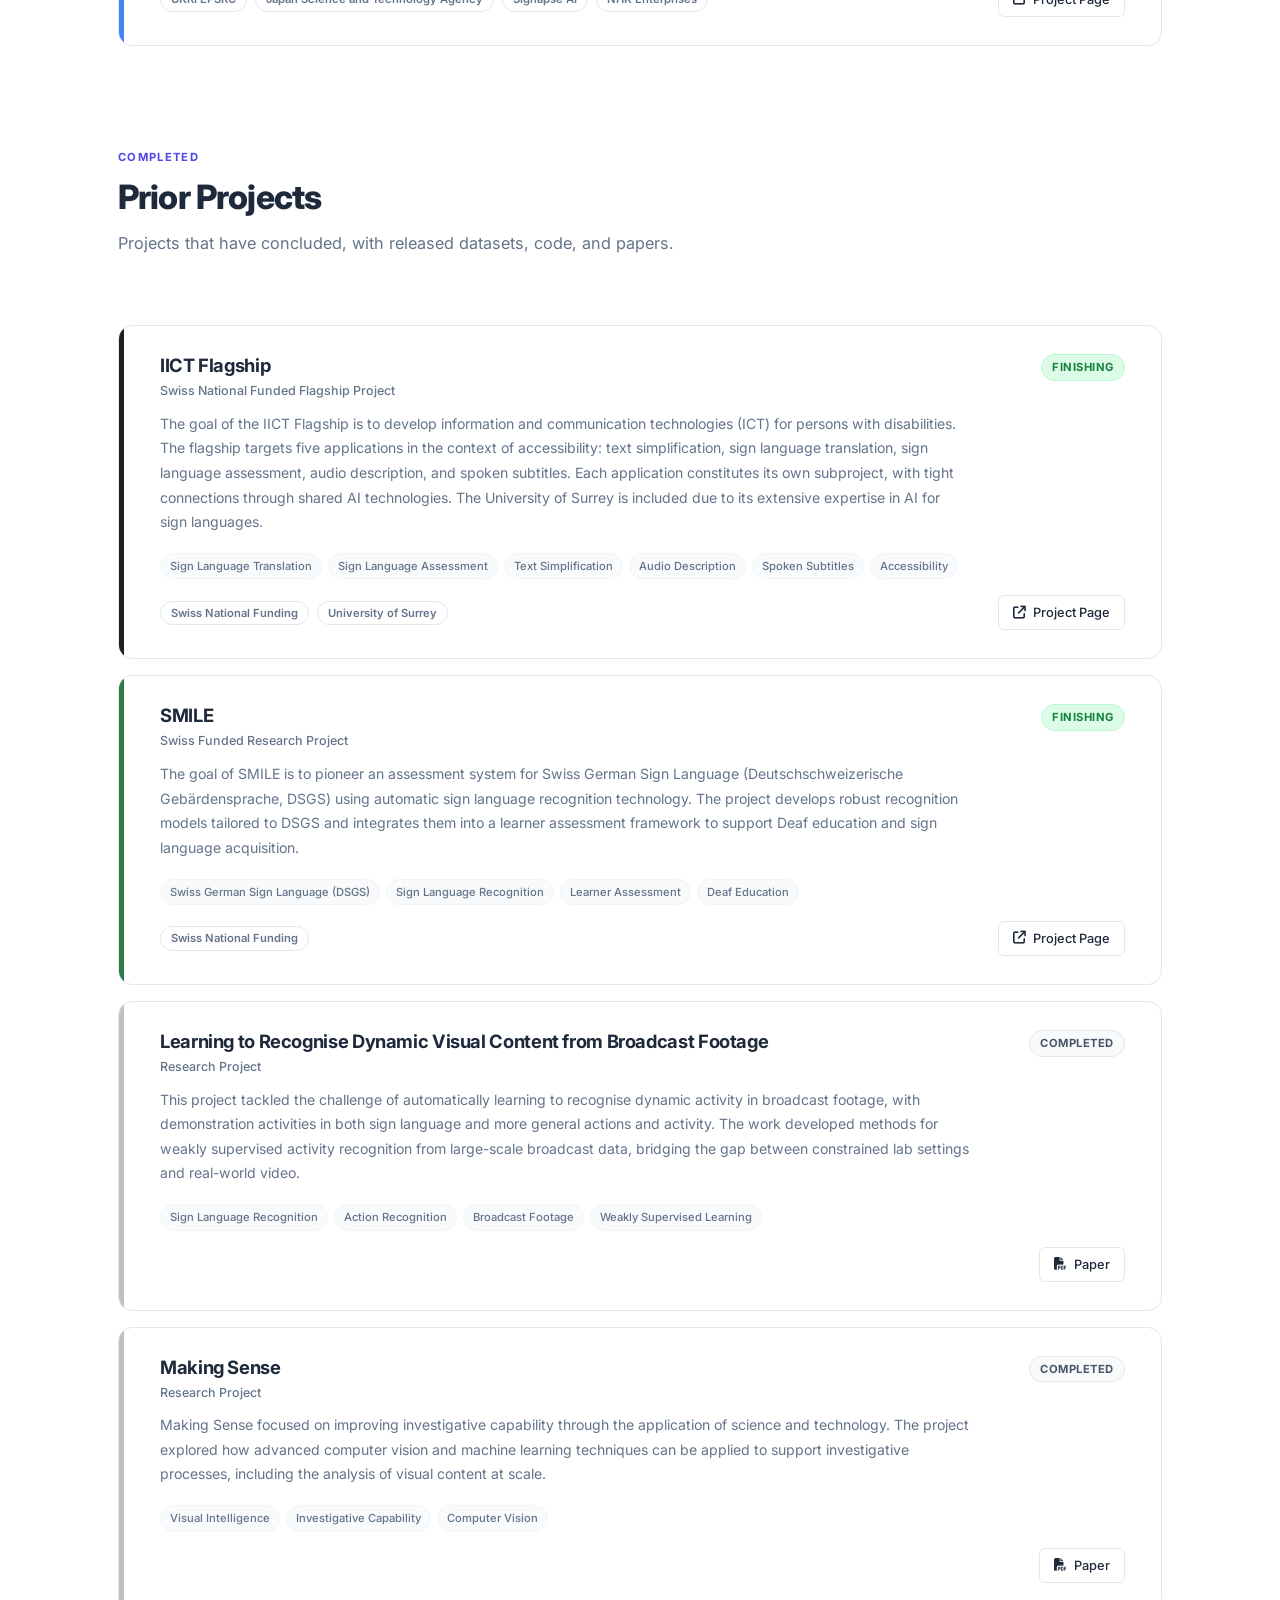
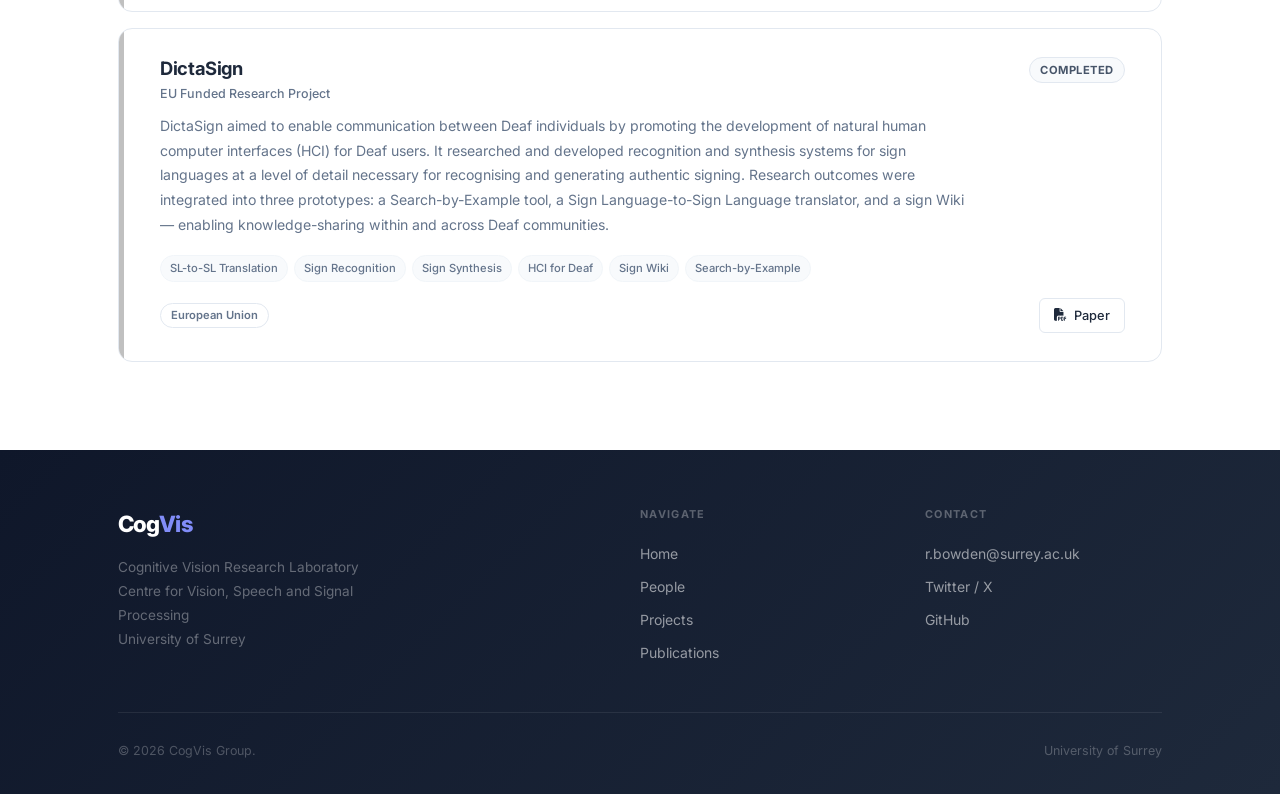
<file: projects.html>
<!DOCTYPE html>
<html lang="en">
<head>
  <meta charset="UTF-8" />
  <meta name="viewport" content="width=device-width, initial-scale=1.0" />
  <title>Projects — CogVis Lab</title>
  <meta name="description" content="Sign language research projects from the CogVis Group — translation, production, recognition, and accessibility." />
  <link rel="stylesheet" href="css/style.css" />
  <link rel="stylesheet" href="https://cdnjs.cloudflare.com/ajax/libs/font-awesome/6.5.0/css/all.min.css" />
  <style>
    /* ── Full-width project entry ── */
    .proj-list { display: flex; flex-direction: column; gap: 16px; }

    .proj-entry {
      display: flex;
      border: 1px solid var(--border);
      border-radius: var(--radius);
      overflow: hidden;
      background: var(--surface);
      transition: box-shadow var(--transition), border-color var(--transition);
    }
    .proj-entry:hover {
      box-shadow: var(--shadow-lg);
      border-color: var(--gray-400);
    }

    .proj-accent { width: 5px; flex-shrink: 0; }
    .accent-1 { background: #0a0a0a; }
    .accent-2 { background: #4285f4; }
    .accent-3 { background: #1f1f1f; }
    .accent-4 { background: #2d7d46; }
    .accent-past { background: #c0c0c0; }

    .proj-content { padding: 28px 36px; flex: 1; }

    .proj-header {
      display: flex;
      justify-content: space-between;
      align-items: flex-start;
      gap: 16px;
      margin-bottom: 10px;
    }
    .proj-name {
      font-size: 1.15rem;
      font-weight: 700;
      letter-spacing: -0.02em;
      line-height: 1.3;
      margin-bottom: 3px;
    }
    .proj-funder {
      font-size: 0.78rem;
      color: var(--text-muted);
      font-weight: 500;
    }
    .proj-desc {
      font-size: 0.88rem;
      color: var(--text-muted);
      line-height: 1.75;
      margin-bottom: 18px;
      max-width: 90ch;
    }
    .proj-foot {
      display: flex;
      align-items: center;
      justify-content: space-between;
      flex-wrap: wrap;
      gap: 10px;
    }
    /* Funding badges */
    .funding-strip {
      display: flex;
      align-items: center;
      gap: 8px;
      flex-wrap: wrap;
    }
    .funding-tag {
      font-size: 0.7rem;
      font-weight: 600;
      color: var(--text-muted);
      background: var(--bg);
      border: 1px solid var(--border);
      border-radius: 100px;
      padding: 2px 10px;
    }
    .project-tags { display: flex; gap: 6px; flex-wrap: wrap; margin-bottom: 16px; }
    .project-tag {
      padding: 3px 9px;
      background: var(--gray-100);
      border: 1px solid var(--gray-200);
      border-radius: 100px;
      font-size: 0.7rem;
      color: var(--gray-600);
      font-weight: 500;
    }
  </style>
</head>
<body>

<!-- ========== NAV ========== -->
<nav class="nav">
  <div class="container nav-inner">
    <a href="index.html" class="nav-logo" style="display:flex;align-items:center;gap:10px;">
      <img src="assets/cogvis.jpg" alt="CogVis logo" style="height:36px;width:auto;">
      <span><span class="cog">Cog</span><span class="vis">Vis</span></span>
    </a>
    <button class="nav-toggle" aria-label="Toggle menu">
      <span></span><span></span><span></span>
    </button>
    <ul class="nav-links">
      <li><a href="index.html">Home</a></li>
      <li><a href="people.html">People</a></li>
      <li><a href="projects.html" class="active">Projects</a></li>
      <li><a href="publications.html">Publications</a></li>
    </ul>
  </div>
</nav>

<!-- ========== PAGE HEADER ========== -->
<header class="page-header">
  <div class="container page-header-inner">
    <span class="page-header-eyebrow">Research</span>
    <h1>Projects</h1>
    <p>
      From gloss-free translation to avatar-driven sign production —
      explore our ongoing and past sign language research initiatives.
    </p>
  </div>
</header>

<!-- ========== PROJECTS ========== -->
<main>
<section class="section">
<div class="container">

  <!-- ---- Active ---- -->
  <div class="section-header">
    <span class="section-eyebrow">Current</span>
    <h2 class="section-title">Ongoing Projects</h2>
    <p class="section-desc">Active research programmes with open questions and upcoming results.</p>
  </div>

  <div class="proj-list">

    <!-- SignGPT -->
    <div class="proj-entry">
      <div class="proj-accent accent-1"></div>
      <div class="proj-content">
        <div class="proj-header">
          <div style="display:flex;align-items:center;gap:12px;">
            <img src="assets/signgpt.png" alt="SignGPT" style="height:40px;width:auto;">
            <div>
              <div class="proj-name">SignGPT</div>
              <div class="proj-funder">UKRI EPSRC Programme Grant</div>
            </div>
          </div>
          <span class="badge badge-green">Active</span>
        </div>
        <p class="proj-desc">
          SignGPT is a UKRI EPSRC Programme Grant focused on the development of an AI-powered translation
          system capable of unconstrained, bidirectional translation between British Sign Language (BSL)
          and English. The project will build the first generative predictive transformer for sign language,
          combining computer vision, sign linguistics, and machine learning. It is led by an interdisciplinary
          team from the University of Surrey, University of Oxford, and University College London, with
          direct involvement from Deaf organisations and community partners.
        </p>
        <div class="project-tags">
          <span class="project-tag">BSL ↔ English Translation</span>
          <span class="project-tag">Generative Transformers</span>
          <span class="project-tag">Sign Linguistics</span>
          <span class="project-tag">Computer Vision</span>
          <span class="project-tag">Deaf Community</span>
        </div>
        <div class="proj-foot">
          <div class="funding-strip">
            <span class="funding-tag">UKRI EPSRC</span>
            <span class="funding-tag">University of Surrey</span>
            <span class="funding-tag">University of Oxford</span>
            <span class="funding-tag">UCL</span>
          </div>
          <a href="https://sites.google.com/view/signgpt/home?authuser=0" class="btn btn-outline btn-sm"><i class="fa-solid fa-arrow-up-right-from-square"></i> Project Page</a>
        </div>
      </div>
    </div>

    <!-- Google AI Grant -->
    <div class="proj-entry">
      <div class="proj-accent accent-2"></div>
      <div class="proj-content">
        <div class="proj-header">
          <div>
            <div class="proj-name">Google AI Grant</div>
            <div class="proj-funder">Google.org Philanthropic Grant</div>
          </div>
          <span class="badge badge-green">Active</span>
        </div>
        <p class="proj-desc">
          Grant funding and additional support from Google's philanthropic arm, Google.org, to develop
          artificial intelligence research paving the way for instant sign language translation. Working
          with Signapse as a delivery partner, the project translates key websites into sign language,
          boosting digital inclusion for the 600,000 Deaf people in the US and UK for whom sign language
          is their first language.
        </p>
        <div class="project-tags">
          <span class="project-tag">Instant SL Translation</span>
          <span class="project-tag">Digital Inclusion</span>
          <span class="project-tag">Web Accessibility</span>
          <span class="project-tag">BSL · ASL</span>
        </div>
        <div class="proj-foot">
          <div class="funding-strip">
            <span class="funding-tag">Google.org</span>
            <span class="funding-tag">Signapse AI (delivery partner)</span>
          </div>
          <a href="#" class="btn btn-outline btn-sm"><i class="fa-solid fa-arrow-up-right-from-square"></i> Project Page</a>
        </div>
      </div>
    </div>
    
  <!-- UMCS: Understanding Multilingual Communication Spaces -->
  <div class="proj-entry">
    <div class="proj-accent accent-2"></div>
    <div class="proj-content">
      <div class="proj-header">
        <div>
          <div class="proj-name">UMCS</div>
          <div class="proj-funder">UKRI EPSRC · JST UK-Japan Research Project</div>
        </div>
        <span class="badge badge-green">Active</span>
      </div>

      <p class="proj-desc">
        Understanding Multilingual Communication Spaces (UMCS) is a £3.5 million UK-Japan research project developing 
        human-centred AI and augmented reality systems for real-time translation across British Sign Language, Japanese 
        Sign Language, English and Japanese. The project focuses on authentic Deaf-to-Deaf conversations, capturing 
        natural interaction patterns such as turn-taking, backchannels, repair strategies and shared visual attention, 
        rather than relying only on interpreter-facing video data.
      </p>

      <div class="project-tags">
        <span class="project-tag">Real Deaf Conversations</span>
        <span class="project-tag">Human-Centred AI</span>
        <span class="project-tag">Augmented Reality</span>
        <span class="project-tag">BSL · JSL</span>
        <span class="project-tag">Multimodal Translation</span>
      </div>
      
      <div class="proj-foot">
        <div class="funding-strip">
          <span class="funding-tag">UKRI EPSRC</span>
          <span class="funding-tag">Japan Science and Technology Agency</span>
          <span class="funding-tag">Signapse AI</span>
          <span class="funding-tag">NHK Enterprises</span>
        </div>
        <a href="https://www.surrey.ac.uk/news/sign-language-ai-focus-real-deaf-conversations-not-just-interpreter-data" 
          class="btn btn-outline btn-sm" 
          target="_blank" 
          rel="noopener noreferrer">
          <i class="fa-solid fa-arrow-up-right-from-square"></i> Project Page
        </a>
      </div>
    </div>
  </div>


  <!-- ---- Completed ---- -->
  <div class="section-header" style="margin-top: 80px;">
    <span class="section-eyebrow">Completed</span>
    <h2 class="section-title">Prior Projects</h2>
    <p class="section-desc">Projects that have concluded, with released datasets, code, and papers.</p>
  </div>

  <div class="proj-list">
    
        <!-- IICT Flagship -->
        <div class="proj-entry">
          <div class="proj-accent accent-3"></div>
          <div class="proj-content">
            <div class="proj-header">
              <div>
                <div class="proj-name">IICT Flagship</div>
                <div class="proj-funder">Swiss National Funded Flagship Project</div>
              </div>
              <span class="badge badge-green">Finishing</span>
            </div>
            <p class="proj-desc">
              The goal of the IICT Flagship is to develop information and communication technologies (ICT)
              for persons with disabilities. The flagship targets five applications in the context of
              accessibility: text simplification, sign language translation, sign language assessment,
              audio description, and spoken subtitles. Each application constitutes its own subproject,
              with tight connections through shared AI technologies. The University of Surrey is included
              due to its extensive expertise in AI for sign languages.
            </p>
            <div class="project-tags">
              <span class="project-tag">Sign Language Translation</span>
              <span class="project-tag">Sign Language Assessment</span>
              <span class="project-tag">Text Simplification</span>
              <span class="project-tag">Audio Description</span>
              <span class="project-tag">Spoken Subtitles</span>
              <span class="project-tag">Accessibility</span>
            </div>
            <div class="proj-foot">
              <div class="funding-strip">
                <span class="funding-tag">Swiss National Funding</span>
                <span class="funding-tag">University of Surrey</span>
              </div>
              <a href="#" class="btn btn-outline btn-sm"><i class="fa-solid fa-arrow-up-right-from-square"></i> Project Page</a>
            </div>
          </div>
        </div>
    
        <!-- SMILE -->
        <div class="proj-entry">
          <div class="proj-accent accent-4"></div>
          <div class="proj-content">
            <div class="proj-header">
              <div>
                <div class="proj-name">SMILE</div>
                <div class="proj-funder">Swiss Funded Research Project</div>
              </div>
              <span class="badge badge-green">Finishing</span>
            </div>
            <p class="proj-desc">
              The goal of SMILE is to pioneer an assessment system for Swiss German Sign Language
              (Deutschschweizerische Gebärdensprache, DSGS) using automatic sign language recognition
              technology. The project develops robust recognition models tailored to DSGS and integrates
              them into a learner assessment framework to support Deaf education and sign language acquisition.
            </p>
            <div class="project-tags">
              <span class="project-tag">Swiss German Sign Language (DSGS)</span>
              <span class="project-tag">Sign Language Recognition</span>
              <span class="project-tag">Learner Assessment</span>
              <span class="project-tag">Deaf Education</span>
            </div>
            <div class="proj-foot">
              <div class="funding-strip">
                <span class="funding-tag">Swiss National Funding</span>
              </div>
              <a href="#" class="btn btn-outline btn-sm"><i class="fa-solid fa-arrow-up-right-from-square"></i> Project Page</a>
            </div>
          </div>
        </div>

    <!-- Learning to Recognise -->
    <div class="proj-entry">
      <div class="proj-accent accent-past"></div>
      <div class="proj-content">
        <div class="proj-header">
          <div>
            <div class="proj-name">Learning to Recognise Dynamic Visual Content from Broadcast Footage</div>
            <div class="proj-funder">Research Project</div>
          </div>
          <span class="badge badge-gray">Completed</span>
        </div>
        <p class="proj-desc">
          This project tackled the challenge of automatically learning to recognise dynamic activity
          in broadcast footage, with demonstration activities in both sign language and more general
          actions and activity. The work developed methods for weakly supervised activity recognition
          from large-scale broadcast data, bridging the gap between constrained lab settings and
          real-world video.
        </p>
        <div class="project-tags">
          <span class="project-tag">Sign Language Recognition</span>
          <span class="project-tag">Action Recognition</span>
          <span class="project-tag">Broadcast Footage</span>
          <span class="project-tag">Weakly Supervised Learning</span>
        </div>
        <div class="proj-foot">
          <div class="funding-strip"></div>
          <a href="#" class="btn btn-outline btn-sm"><i class="fa-solid fa-file-pdf"></i> Paper</a>
        </div>
      </div>
    </div>

    <!-- Making Sense -->
    <div class="proj-entry">
      <div class="proj-accent accent-past"></div>
      <div class="proj-content">
        <div class="proj-header">
          <div>
            <div class="proj-name">Making Sense</div>
            <div class="proj-funder">Research Project</div>
          </div>
          <span class="badge badge-gray">Completed</span>
        </div>
        <p class="proj-desc">
          Making Sense focused on improving investigative capability through the application of
          science and technology. The project explored how advanced computer vision and machine
          learning techniques can be applied to support investigative processes, including the
          analysis of visual content at scale.
        </p>
        <div class="project-tags">
          <span class="project-tag">Visual Intelligence</span>
          <span class="project-tag">Investigative Capability</span>
          <span class="project-tag">Computer Vision</span>
        </div>
        <div class="proj-foot">
          <div class="funding-strip"></div>
          <a href="#" class="btn btn-outline btn-sm"><i class="fa-solid fa-file-pdf"></i> Paper</a>
        </div>
      </div>
    </div>

    <!-- DictaSign -->
    <div class="proj-entry">
      <div class="proj-accent accent-past"></div>
      <div class="proj-content">
        <div class="proj-header">
          <div>
            <div class="proj-name">DictaSign</div>
            <div class="proj-funder">EU Funded Research Project</div>
          </div>
          <span class="badge badge-gray">Completed</span>
        </div>
        <p class="proj-desc">
          DictaSign aimed to enable communication between Deaf individuals by promoting the development
          of natural human computer interfaces (HCI) for Deaf users. It researched and developed
          recognition and synthesis systems for sign languages at a level of detail necessary for
          recognising and generating authentic signing. Research outcomes were integrated into three
          prototypes: a Search-by-Example tool, a Sign Language-to-Sign Language translator, and a
          sign Wiki — enabling knowledge-sharing within and across Deaf communities.
        </p>
        <div class="project-tags">
          <span class="project-tag">SL-to-SL Translation</span>
          <span class="project-tag">Sign Recognition</span>
          <span class="project-tag">Sign Synthesis</span>
          <span class="project-tag">HCI for Deaf</span>
          <span class="project-tag">Sign Wiki</span>
          <span class="project-tag">Search-by-Example</span>
        </div>
        <div class="proj-foot">
          <div class="funding-strip">
            <span class="funding-tag">European Union</span>
          </div>
          <a href="#" class="btn btn-outline btn-sm"><i class="fa-solid fa-file-pdf"></i> Paper</a>
        </div>
      </div>
    </div>

  </div>

</div>
</section>
</main>

<!-- ========== FOOTER ========== -->
<footer>
  <div class="container">
    <div class="footer-grid">
      <div>
        <div class="footer-logo"><span class="cog">Cog</span><span class="vis">Vis</span></div>
        <p class="footer-desc">Cognitive Vision Research Laboratory<br />Centre for Vision, Speech and Signal Processing<br />University of Surrey</p>
      </div>
      <div>
        <div class="footer-col-title">Navigate</div>
        <div class="footer-links">
          <a href="index.html">Home</a>
          <a href="people.html">People</a>
          <a href="projects.html">Projects</a>
          <a href="publications.html">Publications</a>
        </div>
      </div>
      <div>
        <div class="footer-col-title">Contact</div>
        <div class="footer-links">
          <a href="mailto:r.bowden@surrey.ac.uk">r.bowden@surrey.ac.uk</a>
          <a href="https://x.com/CogVis" target="_blank" rel="noopener">Twitter / X</a>
          <a href="https://github.com/cogvis-cvssp" target="_blank" rel="noopener">GitHub</a>
        </div>
      </div>
    </div>
    <div class="footer-bottom">
      <span class="footer-copy">© 2026 CogVis Group.</span>
      <span class="footer-copy">University of Surrey</span>
    </div>
  </div>
<!-- Start of Signapse Web Translation Plugin Script Tag  -->
<script src="https://translations.signapsesolutions.com/beta/signapse-loader.umd.js" app-id="1d5ee253-de29-4036-b0f0-c5a0ceede3e6" version="v2" id="signapse" position="bottom-right" disable-survey></script>
<!-- End of Signapse Web Translation Plugin Script Tag -->
</footer>

<script src="js/main.js"></script>
</body>
</html>
</file>
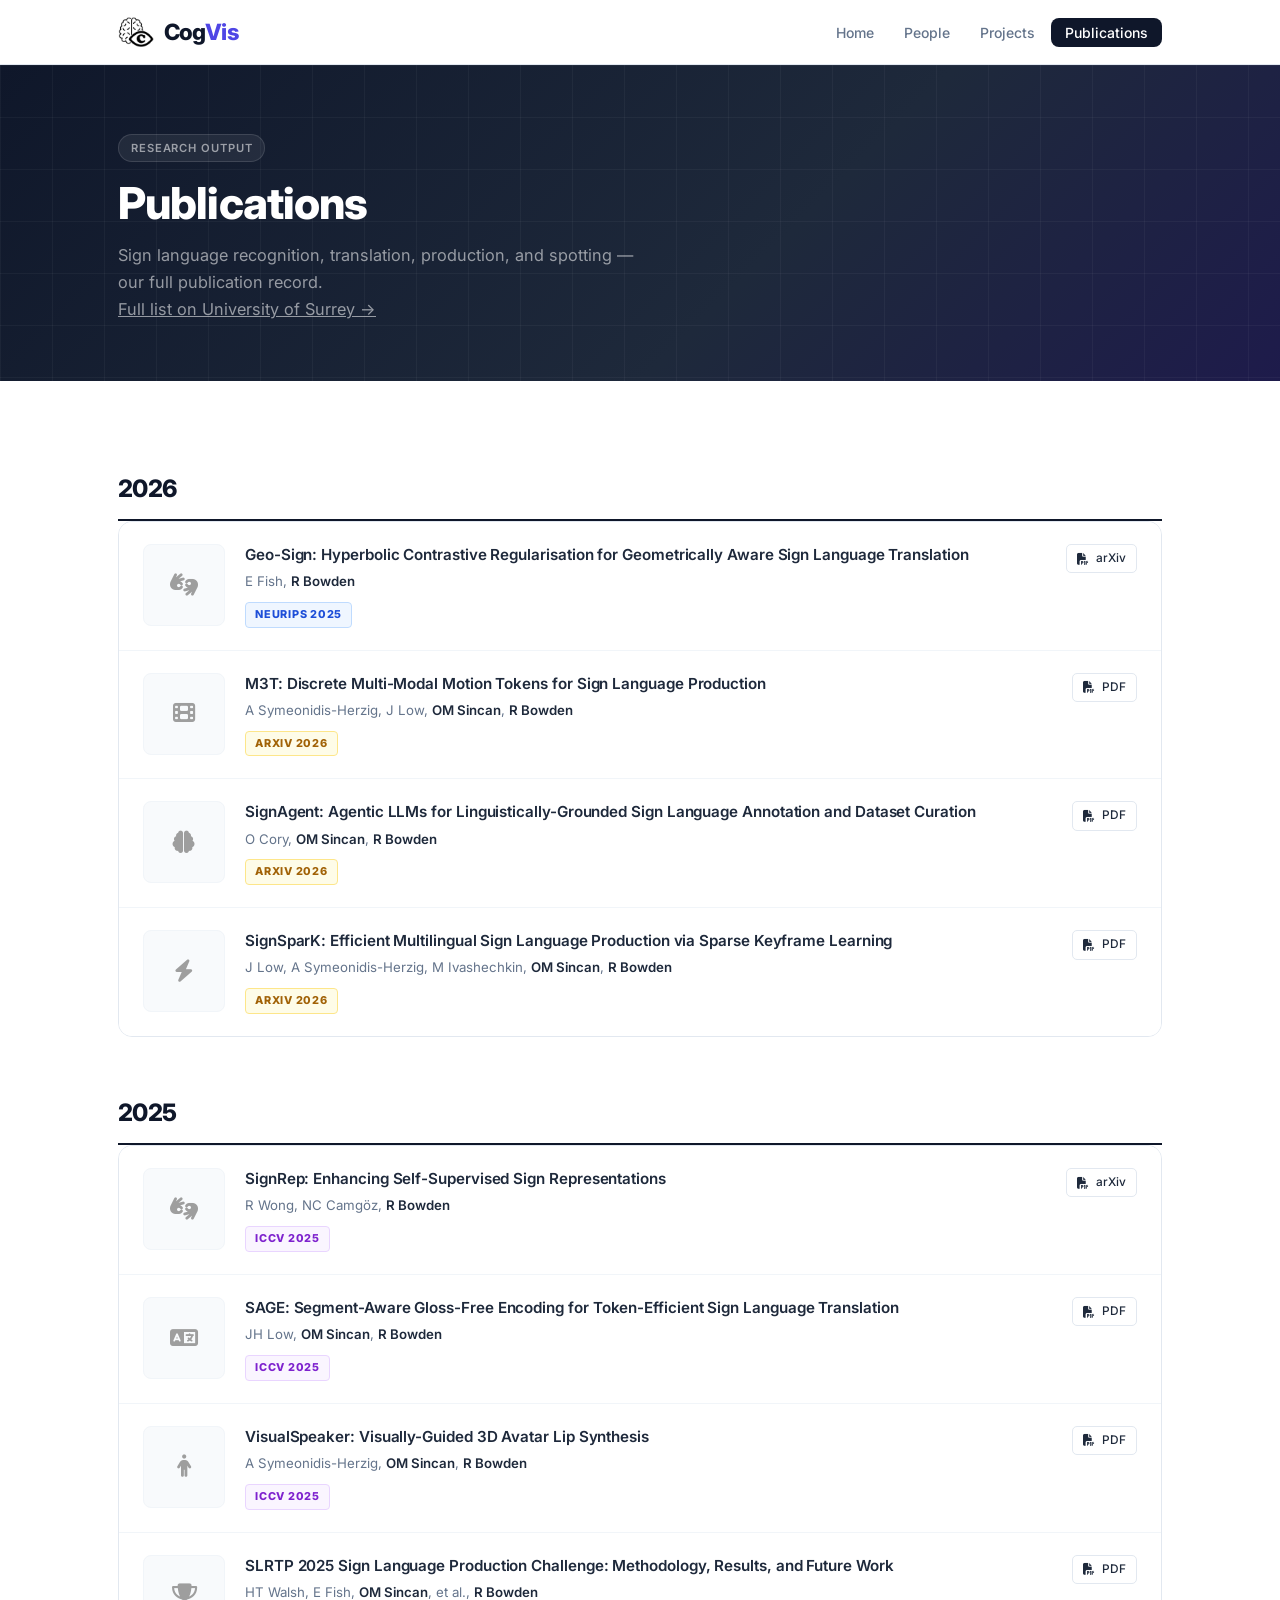
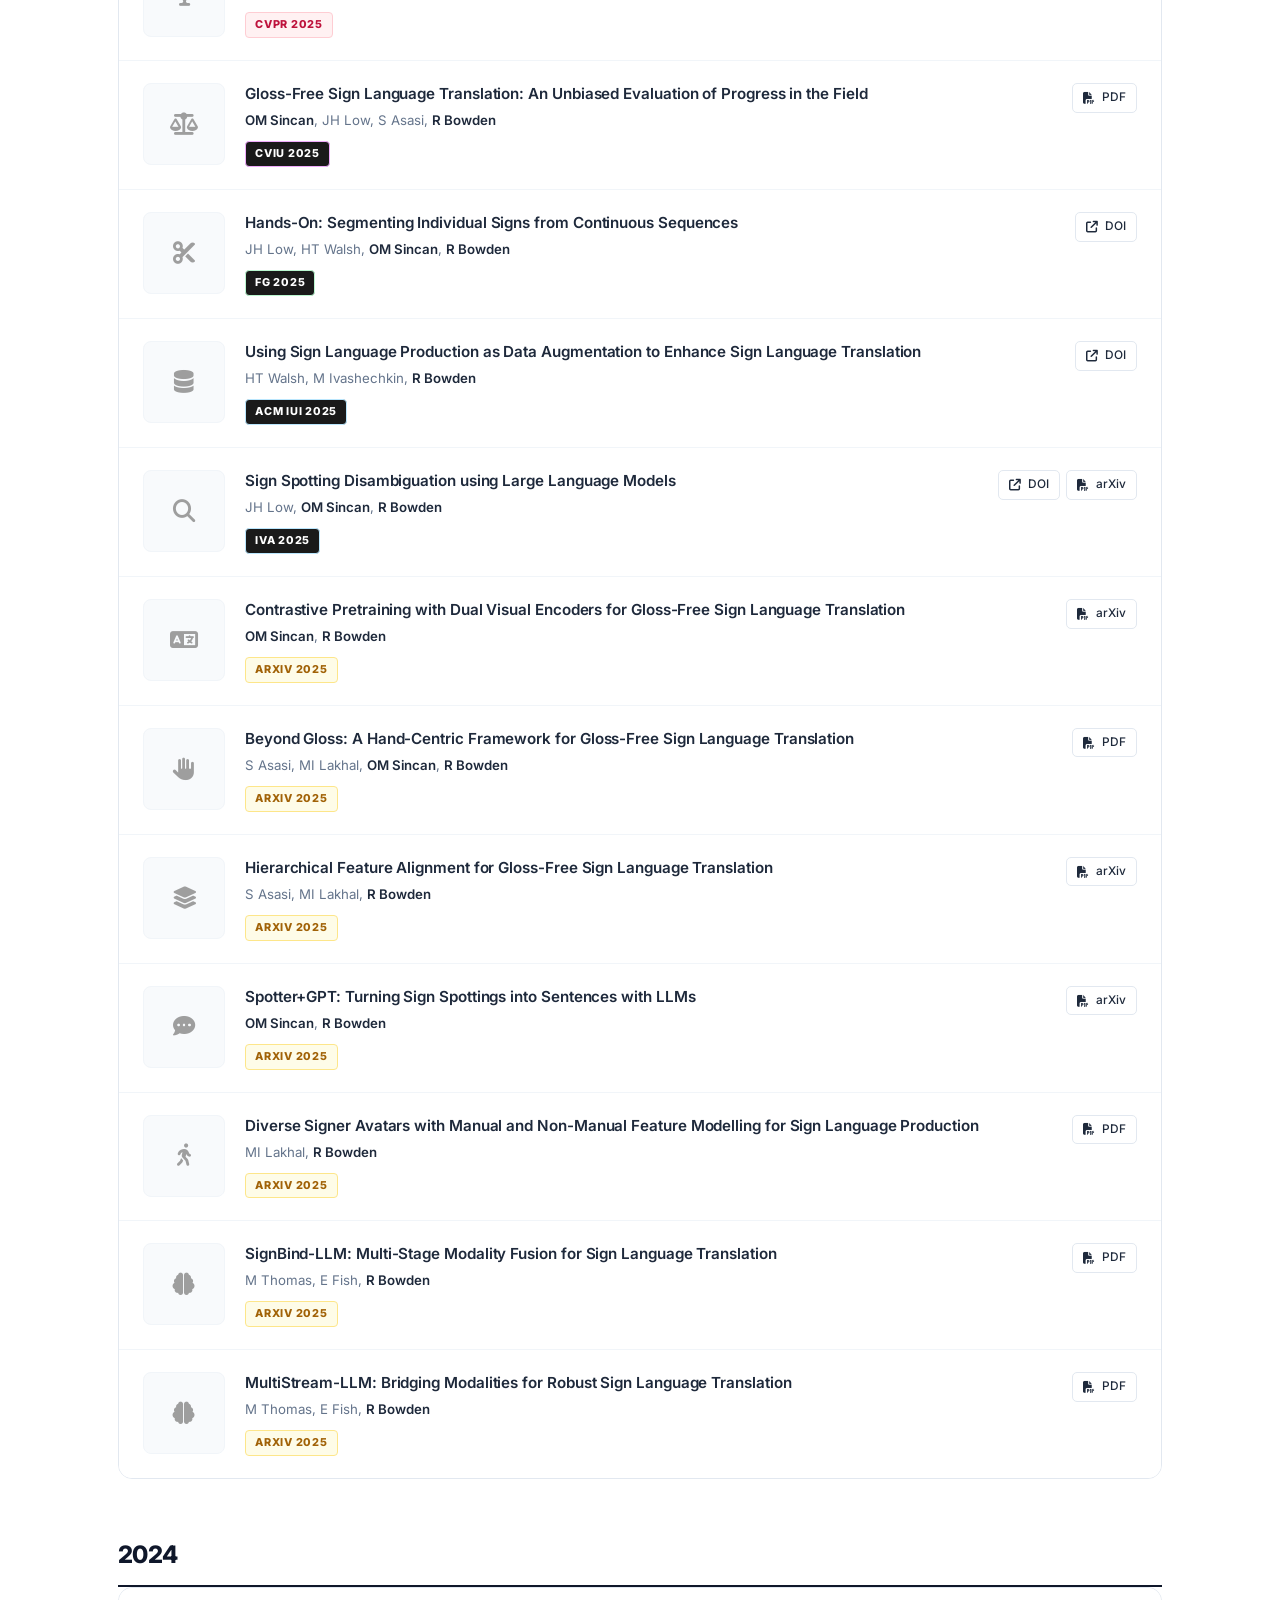
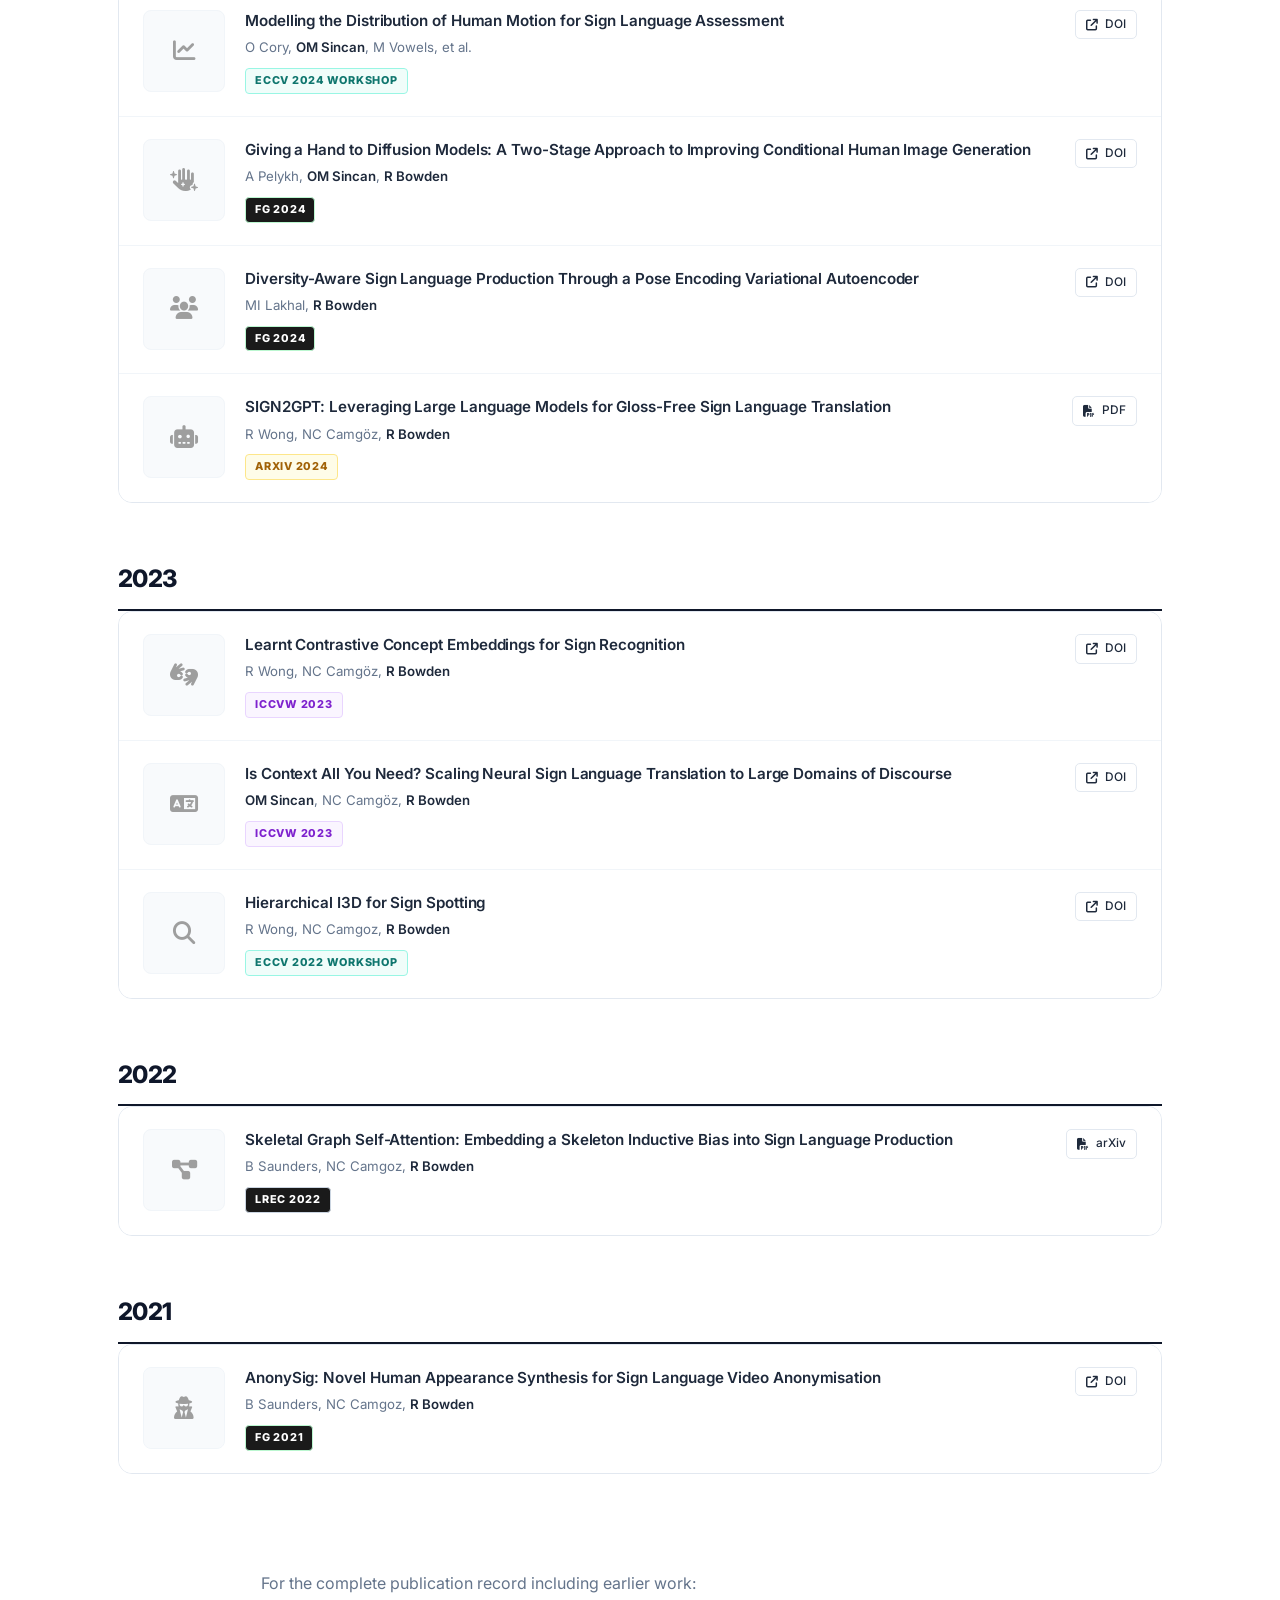
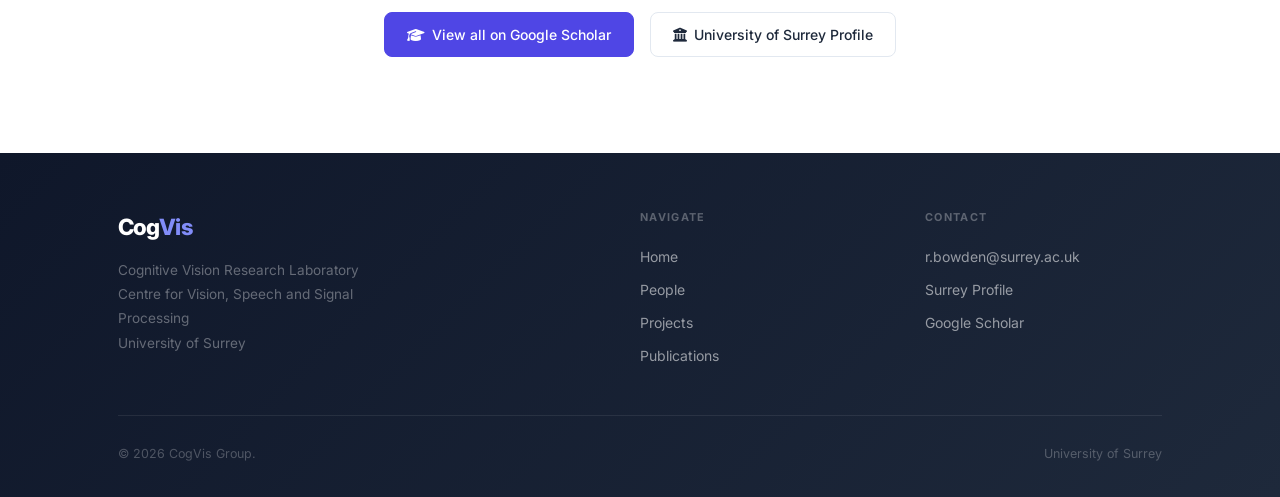
<file: publications.html>
<!DOCTYPE html>
<html lang="en">
<head>
  <meta charset="UTF-8" />
  <meta name="viewport" content="width=device-width, initial-scale=1.0" />
  <title>Publications — CogVis Group</title>
  <meta name="description" content="Sign language publications from the CogVis Group — translation, production, spotting, recognition, and accessibility." />
  <link rel="stylesheet" href="css/style.css" />
  <link rel="stylesheet" href="https://cdnjs.cloudflare.com/ajax/libs/font-awesome/6.5.0/css/all.min.css" />
  <style>
    .year-block { margin-bottom: 56px; }
    .year-heading {
      font-size: 1.5rem;
      font-weight: 800;
      letter-spacing: -0.03em;
      color: var(--black);
      border-bottom: 2px solid var(--black);
      padding-bottom: 10px;
      margin-bottom: 0;
    }
    .venue-fg     { background:#1a1a1a; color:#fff; }
    .venue-acm    { background:#1a1a1a; color:#fff; }
    .venue-cviu   { background:#1a1a1a; color:#fff; }
    .venue-lrec   { background:#1a1a1a; color:#fff; }
    .venue-eccvws { background:#1a1a1a; color:#fff; }
  </style>
</head>
<body>

<!-- ========== NAV ========== -->
<nav class="nav">
  <div class="container nav-inner">
    <a href="index.html" class="nav-logo" style="display:flex;align-items:center;gap:10px;">
      <img src="assets/cogvis.jpg" alt="CogVis logo" style="height:36px;width:auto;">
      <span><span class="cog">Cog</span><span class="vis">Vis</span></span>
    </a>
    <button class="nav-toggle" aria-label="Toggle menu">
      <span></span><span></span><span></span>
    </button>
    <ul class="nav-links">
      <li><a href="index.html">Home</a></li>
      <li><a href="people.html">People</a></li>
      <li><a href="projects.html">Projects</a></li>
      <li><a href="publications.html" class="active">Publications</a></li>
    </ul>
  </div>
</nav>

<!-- ========== PAGE HEADER ========== -->
<header class="page-header">
  <div class="container page-header-inner">
    <span class="page-header-eyebrow">Research Output</span>
    <h1>Publications</h1>
    <p>
      Sign language recognition, translation, production, and spotting — our full publication record.
      <br />
      <a href="https://www.surrey.ac.uk/people/richard-bowden#publications" target="_blank" rel="noopener" style="color:inherit;text-decoration:underline;">
        Full list on University of Surrey →
      </a>
    </p>
  </div>
</header>

<!-- ========== PUBLICATIONS ========== -->
<main>
<section class="section">
<div class="container">

  <!-- ===== 2026 ===== -->
  <div class="year-block">
    <div class="year-heading">2026</div>
    <div class="pub-list">

      <div class="pub-item">
        <div class="pub-thumb"><i class="fa-solid fa-hands-asl-interpreting" style="font-size:1.4rem;color:#9e9e9e;"></i></div>
        <div class="pub-body">
          <div class="pub-title">Geo-Sign: Hyperbolic Contrastive Regularisation for Geometrically Aware Sign Language Translation</div>
          <div class="pub-authors">E Fish, <strong>R Bowden</strong></div>
          <div class="pub-meta"><span class="venue venue-neurips">NeurIPS 2025</span></div>
        </div>
        <div class="pub-links">
          <a href="https://arxiv.org/abs/2503.08529" target="_blank" rel="noopener" class="btn btn-outline btn-xs"><i class="fa-solid fa-file-pdf"></i> arXiv</a>
        </div>
      </div>

      <div class="pub-item">
        <div class="pub-thumb"><i class="fa-solid fa-film" style="font-size:1.4rem;color:#9e9e9e;"></i></div>
        <div class="pub-body">
          <div class="pub-title">M3T: Discrete Multi-Modal Motion Tokens for Sign Language Production</div>
          <div class="pub-authors">A Symeonidis-Herzig, J Low, <strong>OM Sincan</strong>, <strong>R Bowden</strong></div>
          <div class="pub-meta"><span class="venue venue-arxiv">arXiv 2026</span></div>
        </div>
        <div class="pub-links">
          <a href="#" class="btn btn-outline btn-xs"><i class="fa-solid fa-file-pdf"></i> PDF</a>
        </div>
      </div>

      <div class="pub-item">
        <div class="pub-thumb"><i class="fa-solid fa-brain" style="font-size:1.4rem;color:#9e9e9e;"></i></div>
        <div class="pub-body">
          <div class="pub-title">SignAgent: Agentic LLMs for Linguistically-Grounded Sign Language Annotation and Dataset Curation</div>
          <div class="pub-authors">O Cory, <strong>OM Sincan</strong>, <strong>R Bowden</strong></div>
          <div class="pub-meta"><span class="venue venue-arxiv">arXiv 2026</span></div>
        </div>
        <div class="pub-links">
          <a href="#" class="btn btn-outline btn-xs"><i class="fa-solid fa-file-pdf"></i> PDF</a>
        </div>
      </div>

      <div class="pub-item">
        <div class="pub-thumb"><i class="fa-solid fa-bolt" style="font-size:1.4rem;color:#9e9e9e;"></i></div>
        <div class="pub-body">
          <div class="pub-title">SignSparK: Efficient Multilingual Sign Language Production via Sparse Keyframe Learning</div>
          <div class="pub-authors">J Low, A Symeonidis-Herzig, M Ivashechkin, <strong>OM Sincan</strong>, <strong>R Bowden</strong></div>
          <div class="pub-meta"><span class="venue venue-arxiv">arXiv 2026</span></div>
        </div>
        <div class="pub-links">
          <a href="#" class="btn btn-outline btn-xs"><i class="fa-solid fa-file-pdf"></i> PDF</a>
        </div>
      </div>

    </div>
  </div>

  <!-- ===== 2025 ===== -->
  <div class="year-block">
    <div class="year-heading">2025</div>
    <div class="pub-list">

      <div class="pub-item">
        <div class="pub-thumb"><i class="fa-solid fa-hands-asl-interpreting" style="font-size:1.4rem;color:#9e9e9e;"></i></div>
        <div class="pub-body">
          <div class="pub-title">SignRep: Enhancing Self-Supervised Sign Representations</div>
          <div class="pub-authors">R Wong, NC Camgöz, <strong>R Bowden</strong></div>
          <div class="pub-meta"><span class="venue venue-iccv">ICCV 2025</span></div>
        </div>
        <div class="pub-links">
          <a href="https://arxiv.org/abs/2503.08529" target="_blank" rel="noopener" class="btn btn-outline btn-xs"><i class="fa-solid fa-file-pdf"></i> arXiv</a>
        </div>
      </div>

      <div class="pub-item">
        <div class="pub-thumb"><i class="fa-solid fa-language" style="font-size:1.4rem;color:#9e9e9e;"></i></div>
        <div class="pub-body">
          <div class="pub-title">SAGE: Segment-Aware Gloss-Free Encoding for Token-Efficient Sign Language Translation</div>
          <div class="pub-authors">JH Low, <strong>OM Sincan</strong>, <strong>R Bowden</strong></div>
          <div class="pub-meta"><span class="venue venue-iccv">ICCV 2025</span></div>
        </div>
        <div class="pub-links">
          <a href="#" class="btn btn-outline btn-xs"><i class="fa-solid fa-file-pdf"></i> PDF</a>
        </div>
      </div>

      <div class="pub-item">
        <div class="pub-thumb"><i class="fa-solid fa-person" style="font-size:1.4rem;color:#9e9e9e;"></i></div>
        <div class="pub-body">
          <div class="pub-title">VisualSpeaker: Visually-Guided 3D Avatar Lip Synthesis</div>
          <div class="pub-authors">A Symeonidis-Herzig, <strong>OM Sincan</strong>, <strong>R Bowden</strong></div>
          <div class="pub-meta"><span class="venue venue-iccv">ICCV 2025</span></div>
        </div>
        <div class="pub-links">
          <a href="#" class="btn btn-outline btn-xs"><i class="fa-solid fa-file-pdf"></i> PDF</a>
        </div>
      </div>

      <div class="pub-item">
        <div class="pub-thumb"><i class="fa-solid fa-trophy" style="font-size:1.4rem;color:#9e9e9e;"></i></div>
        <div class="pub-body">
          <div class="pub-title">SLRTP 2025 Sign Language Production Challenge: Methodology, Results, and Future Work</div>
          <div class="pub-authors">HT Walsh, E Fish, <strong>OM Sincan</strong>, et al., <strong>R Bowden</strong></div>
          <div class="pub-meta"><span class="venue venue-cvpr">CVPR 2025</span></div>
        </div>
        <div class="pub-links">
          <a href="#" class="btn btn-outline btn-xs"><i class="fa-solid fa-file-pdf"></i> PDF</a>
        </div>
      </div>

      <div class="pub-item">
        <div class="pub-thumb"><i class="fa-solid fa-scale-balanced" style="font-size:1.4rem;color:#9e9e9e;"></i></div>
        <div class="pub-body">
          <div class="pub-title">Gloss-Free Sign Language Translation: An Unbiased Evaluation of Progress in the Field</div>
          <div class="pub-authors"><strong>OM Sincan</strong>, JH Low, S Asasi, <strong>R Bowden</strong></div>
          <div class="pub-meta"><span class="venue venue-cviu">CVIU 2025</span></div>
        </div>
        <div class="pub-links">
          <a href="#" class="btn btn-outline btn-xs"><i class="fa-solid fa-file-pdf"></i> PDF</a>
        </div>
      </div>

      <div class="pub-item">
        <div class="pub-thumb"><i class="fa-solid fa-cut" style="font-size:1.4rem;color:#9e9e9e;"></i></div>
        <div class="pub-body">
          <div class="pub-title">Hands-On: Segmenting Individual Signs from Continuous Sequences</div>
          <div class="pub-authors">JH Low, HT Walsh, <strong>OM Sincan</strong>, <strong>R Bowden</strong></div>
          <div class="pub-meta"><span class="venue venue-fg">FG 2025</span></div>
        </div>
        <div class="pub-links">
          <a href="https://doi.org/10.1109/FG61629.2025.11099255" target="_blank" rel="noopener" class="btn btn-outline btn-xs"><i class="fa-solid fa-arrow-up-right-from-square"></i> DOI</a>
        </div>
      </div>

      <div class="pub-item">
        <div class="pub-thumb"><i class="fa-solid fa-database" style="font-size:1.4rem;color:#9e9e9e;"></i></div>
        <div class="pub-body">
          <div class="pub-title">Using Sign Language Production as Data Augmentation to Enhance Sign Language Translation</div>
          <div class="pub-authors">HT Walsh, M Ivashechkin, <strong>R Bowden</strong></div>
          <div class="pub-meta"><span class="venue venue-acm">ACM IUI 2025</span></div>
        </div>
        <div class="pub-links">
          <a href="https://doi.org/10.1145/3742886.3756723" target="_blank" rel="noopener" class="btn btn-outline btn-xs"><i class="fa-solid fa-arrow-up-right-from-square"></i> DOI</a>
        </div>
      </div>

      <div class="pub-item">
        <div class="pub-thumb"><i class="fa-solid fa-magnifying-glass" style="font-size:1.4rem;color:#9e9e9e;"></i></div>
        <div class="pub-body">
          <div class="pub-title">Sign Spotting Disambiguation using Large Language Models</div>
          <div class="pub-authors">JH Low, <strong>OM Sincan</strong>, <strong>R Bowden</strong></div>
          <div class="pub-meta"><span class="venue venue-acm">IVA 2025</span></div>
        </div>
        <div class="pub-links">
          <a href="https://doi.org/10.1145/3742886.3756720" target="_blank" rel="noopener" class="btn btn-outline btn-xs"><i class="fa-solid fa-arrow-up-right-from-square"></i> DOI</a>
          <a href="https://arxiv.org/abs/2507.03703" target="_blank" rel="noopener" class="btn btn-outline btn-xs"><i class="fa-solid fa-file-pdf"></i> arXiv</a>
        </div>
      </div>

      <div class="pub-item">
        <div class="pub-thumb"><i class="fa-solid fa-language" style="font-size:1.4rem;color:#9e9e9e;"></i></div>
        <div class="pub-body">
          <div class="pub-title">Contrastive Pretraining with Dual Visual Encoders for Gloss-Free Sign Language Translation</div>
          <div class="pub-authors"><strong>OM Sincan</strong>, <strong>R Bowden</strong></div>
          <div class="pub-meta"><span class="venue venue-arxiv">arXiv 2025</span></div>
        </div>
        <div class="pub-links">
          <a href="https://arxiv.org/abs/2507.10306" target="_blank" rel="noopener" class="btn btn-outline btn-xs"><i class="fa-solid fa-file-pdf"></i> arXiv</a>
        </div>
      </div>

      <div class="pub-item">
        <div class="pub-thumb"><i class="fa-solid fa-hand" style="font-size:1.4rem;color:#9e9e9e;"></i></div>
        <div class="pub-body">
          <div class="pub-title">Beyond Gloss: A Hand-Centric Framework for Gloss-Free Sign Language Translation</div>
          <div class="pub-authors">S Asasi, MI Lakhal, <strong>OM Sincan</strong>, <strong>R Bowden</strong></div>
          <div class="pub-meta"><span class="venue venue-arxiv">arXiv 2025</span></div>
        </div>
        <div class="pub-links">
          <a href="#" class="btn btn-outline btn-xs"><i class="fa-solid fa-file-pdf"></i> PDF</a>
        </div>
      </div>

      <div class="pub-item">
        <div class="pub-thumb"><i class="fa-solid fa-layer-group" style="font-size:1.4rem;color:#9e9e9e;"></i></div>
        <div class="pub-body">
          <div class="pub-title">Hierarchical Feature Alignment for Gloss-Free Sign Language Translation</div>
          <div class="pub-authors">S Asasi, MI Lakhal, <strong>R Bowden</strong></div>
          <div class="pub-meta"><span class="venue venue-arxiv">arXiv 2025</span></div>
        </div>
        <div class="pub-links">
          <a href="https://arxiv.org/abs/2507.06732" target="_blank" rel="noopener" class="btn btn-outline btn-xs"><i class="fa-solid fa-file-pdf"></i> arXiv</a>
        </div>
      </div>

      <div class="pub-item">
        <div class="pub-thumb"><i class="fa-solid fa-comment-dots" style="font-size:1.4rem;color:#9e9e9e;"></i></div>
        <div class="pub-body">
          <div class="pub-title">Spotter+GPT: Turning Sign Spottings into Sentences with LLMs</div>
          <div class="pub-authors"><strong>OM Sincan</strong>, <strong>R Bowden</strong></div>
          <div class="pub-meta"><span class="venue venue-arxiv">arXiv 2025</span></div>
        </div>
        <div class="pub-links">
          <a href="https://arxiv.org/abs/2403.10434" target="_blank" rel="noopener" class="btn btn-outline btn-xs"><i class="fa-solid fa-file-pdf"></i> arXiv</a>
        </div>
      </div>

      <div class="pub-item">
        <div class="pub-thumb"><i class="fa-solid fa-person-walking" style="font-size:1.4rem;color:#9e9e9e;"></i></div>
        <div class="pub-body">
          <div class="pub-title">Diverse Signer Avatars with Manual and Non-Manual Feature Modelling for Sign Language Production</div>
          <div class="pub-authors">MI Lakhal, <strong>R Bowden</strong></div>
          <div class="pub-meta"><span class="venue venue-arxiv">arXiv 2025</span></div>
        </div>
        <div class="pub-links">
          <a href="#" class="btn btn-outline btn-xs"><i class="fa-solid fa-file-pdf"></i> PDF</a>
        </div>
      </div>

      <div class="pub-item">
        <div class="pub-thumb"><i class="fa-solid fa-brain" style="font-size:1.4rem;color:#9e9e9e;"></i></div>
        <div class="pub-body">
          <div class="pub-title">SignBind-LLM: Multi-Stage Modality Fusion for Sign Language Translation</div>
          <div class="pub-authors">M Thomas, E Fish, <strong>R Bowden</strong></div>
          <div class="pub-meta"><span class="venue venue-arxiv">arXiv 2025</span></div>
        </div>
        <div class="pub-links">
          <a href="#" class="btn btn-outline btn-xs"><i class="fa-solid fa-file-pdf"></i> PDF</a>
        </div>
      </div>

      <div class="pub-item">
        <div class="pub-thumb"><i class="fa-solid fa-brain" style="font-size:1.4rem;color:#9e9e9e;"></i></div>
        <div class="pub-body">
          <div class="pub-title">MultiStream-LLM: Bridging Modalities for Robust Sign Language Translation</div>
          <div class="pub-authors">M Thomas, E Fish, <strong>R Bowden</strong></div>
          <div class="pub-meta"><span class="venue venue-arxiv">arXiv 2025</span></div>
        </div>
        <div class="pub-links">
          <a href="#" class="btn btn-outline btn-xs"><i class="fa-solid fa-file-pdf"></i> PDF</a>
        </div>
      </div>

    </div>
  </div>

  <!-- ===== 2024 ===== -->
  <div class="year-block">
    <div class="year-heading">2024</div>
    <div class="pub-list">

      <div class="pub-item">
        <div class="pub-thumb"><i class="fa-solid fa-chart-line" style="font-size:1.4rem;color:#9e9e9e;"></i></div>
        <div class="pub-body">
          <div class="pub-title">Modelling the Distribution of Human Motion for Sign Language Assessment</div>
          <div class="pub-authors">O Cory, <strong>OM Sincan</strong>, M Vowels, et al.</div>
          <div class="pub-meta"><span class="venue venue-eccv">ECCV 2024 Workshop</span></div>
        </div>
        <div class="pub-links">
          <a href="https://doi.org/10.1007/978-3-031-92591-7_1" target="_blank" rel="noopener" class="btn btn-outline btn-xs"><i class="fa-solid fa-arrow-up-right-from-square"></i> DOI</a>
        </div>
      </div>

      <div class="pub-item">
        <div class="pub-thumb"><i class="fa-solid fa-hand-sparkles" style="font-size:1.4rem;color:#9e9e9e;"></i></div>
        <div class="pub-body">
          <div class="pub-title">Giving a Hand to Diffusion Models: A Two-Stage Approach to Improving Conditional Human Image Generation</div>
          <div class="pub-authors">A Pelykh, <strong>OM Sincan</strong>, <strong>R Bowden</strong></div>
          <div class="pub-meta"><span class="venue venue-fg">FG 2024</span></div>
        </div>
        <div class="pub-links">
          <a href="https://doi.org/10.1109/FG59268.2024.10582008" target="_blank" rel="noopener" class="btn btn-outline btn-xs"><i class="fa-solid fa-arrow-up-right-from-square"></i> DOI</a>
        </div>
      </div>

      <div class="pub-item">
        <div class="pub-thumb"><i class="fa-solid fa-users" style="font-size:1.4rem;color:#9e9e9e;"></i></div>
        <div class="pub-body">
          <div class="pub-title">Diversity-Aware Sign Language Production Through a Pose Encoding Variational Autoencoder</div>
          <div class="pub-authors">MI Lakhal, <strong>R Bowden</strong></div>
          <div class="pub-meta"><span class="venue venue-fg">FG 2024</span></div>
        </div>
        <div class="pub-links">
          <a href="https://doi.org/10.1109/FG59268.2024.10581951" target="_blank" rel="noopener" class="btn btn-outline btn-xs"><i class="fa-solid fa-arrow-up-right-from-square"></i> DOI</a>
        </div>
      </div>

      <div class="pub-item">
        <div class="pub-thumb"><i class="fa-solid fa-robot" style="font-size:1.4rem;color:#9e9e9e;"></i></div>
        <div class="pub-body">
          <div class="pub-title">SIGN2GPT: Leveraging Large Language Models for Gloss-Free Sign Language Translation</div>
          <div class="pub-authors">R Wong, NC Camgöz, <strong>R Bowden</strong></div>
          <div class="pub-meta"><span class="venue venue-arxiv">arXiv 2024</span></div>
        </div>
        <div class="pub-links">
          <a href="#" class="btn btn-outline btn-xs"><i class="fa-solid fa-file-pdf"></i> PDF</a>
        </div>
      </div>

    </div>
  </div>

  <!-- ===== 2023 ===== -->
  <div class="year-block">
    <div class="year-heading">2023</div>
    <div class="pub-list">

      <div class="pub-item">
        <div class="pub-thumb"><i class="fa-solid fa-hands-asl-interpreting" style="font-size:1.4rem;color:#9e9e9e;"></i></div>
        <div class="pub-body">
          <div class="pub-title">Learnt Contrastive Concept Embeddings for Sign Recognition</div>
          <div class="pub-authors">R Wong, NC Camgöz, <strong>R Bowden</strong></div>
          <div class="pub-meta"><span class="venue venue-iccv">ICCVW 2023</span></div>
        </div>
        <div class="pub-links">
          <a href="https://doi.org/10.1109/ICCVW60793.2023.00209" target="_blank" rel="noopener" class="btn btn-outline btn-xs"><i class="fa-solid fa-arrow-up-right-from-square"></i> DOI</a>
        </div>
      </div>

      <div class="pub-item">
        <div class="pub-thumb"><i class="fa-solid fa-language" style="font-size:1.4rem;color:#9e9e9e;"></i></div>
        <div class="pub-body">
          <div class="pub-title">Is Context All You Need? Scaling Neural Sign Language Translation to Large Domains of Discourse</div>
          <div class="pub-authors"><strong>OM Sincan</strong>, NC Camgöz, <strong>R Bowden</strong></div>
          <div class="pub-meta"><span class="venue venue-iccv">ICCVW 2023</span></div>
        </div>
        <div class="pub-links">
          <a href="https://doi.org/10.1109/ICCVW60793.2023.00210" target="_blank" rel="noopener" class="btn btn-outline btn-xs"><i class="fa-solid fa-arrow-up-right-from-square"></i> DOI</a>
        </div>
      </div>

      <div class="pub-item">
        <div class="pub-thumb"><i class="fa-solid fa-magnifying-glass" style="font-size:1.4rem;color:#9e9e9e;"></i></div>
        <div class="pub-body">
          <div class="pub-title">Hierarchical I3D for Sign Spotting</div>
          <div class="pub-authors">R Wong, NC Camgoz, <strong>R Bowden</strong></div>
          <div class="pub-meta"><span class="venue venue-eccv">ECCV 2022 Workshop</span></div>
        </div>
        <div class="pub-links">
          <a href="https://doi.org/10.1007/978-3-031-25085-9_14" target="_blank" rel="noopener" class="btn btn-outline btn-xs"><i class="fa-solid fa-arrow-up-right-from-square"></i> DOI</a>
        </div>
      </div>

    </div>
  </div>

  <!-- ===== 2022 ===== -->
  <div class="year-block">
    <div class="year-heading">2022</div>
    <div class="pub-list">

      <div class="pub-item">
        <div class="pub-thumb"><i class="fa-solid fa-diagram-project" style="font-size:1.4rem;color:#9e9e9e;"></i></div>
        <div class="pub-body">
          <div class="pub-title">Skeletal Graph Self-Attention: Embedding a Skeleton Inductive Bias into Sign Language Production</div>
          <div class="pub-authors">B Saunders, NC Camgoz, <strong>R Bowden</strong></div>
          <div class="pub-meta"><span class="venue venue-lrec">LREC 2022</span></div>
        </div>
        <div class="pub-links">
          <a href="https://arxiv.org/abs/2112.05277" target="_blank" rel="noopener" class="btn btn-outline btn-xs"><i class="fa-solid fa-file-pdf"></i> arXiv</a>
        </div>
      </div>

    </div>
  </div>

  <!-- ===== 2021 ===== -->
  <div class="year-block">
    <div class="year-heading">2021</div>
    <div class="pub-list">

      <div class="pub-item">
        <div class="pub-thumb"><i class="fa-solid fa-user-secret" style="font-size:1.4rem;color:#9e9e9e;"></i></div>
        <div class="pub-body">
          <div class="pub-title">AnonySig: Novel Human Appearance Synthesis for Sign Language Video Anonymisation</div>
          <div class="pub-authors">B Saunders, NC Camgoz, <strong>R Bowden</strong></div>
          <div class="pub-meta"><span class="venue venue-fg">FG 2021</span></div>
        </div>
        <div class="pub-links">
          <a href="https://doi.org/10.1109/FG52635.2021.9666984" target="_blank" rel="noopener" class="btn btn-outline btn-xs"><i class="fa-solid fa-arrow-up-right-from-square"></i> DOI</a>
        </div>
      </div>

    </div>
  </div>

  <!-- ===== Google Scholar link ===== -->
  <div style="text-align:center;padding:40px 0 8px;">
    <p style="color:var(--text-muted);margin-bottom:16px;">For the complete publication record including earlier work:</p>
    <a href="https://scholar.google.com/citations?hl=en&user=mvvgDvcAAAAJ&view_op=list_works&sortby=pubdate"
       target="_blank" rel="noopener" class="btn btn-primary">
      <i class="fa-solid fa-graduation-cap"></i> View all on Google Scholar
    </a>
    <a href="https://www.surrey.ac.uk/people/richard-bowden#publications"
       target="_blank" rel="noopener" class="btn btn-outline" style="margin-left:12px;">
      <i class="fa-solid fa-university"></i> University of Surrey Profile
    </a>
  </div>

</div>
</section>
</main>

<!-- ========== FOOTER ========== -->
<footer>
  <div class="container">
    <div class="footer-grid">
      <div>
        <div class="footer-logo"><span class="cog">Cog</span><span class="vis">Vis</span></div>
        <p class="footer-desc">Cognitive Vision Research Laboratory<br />Centre for Vision, Speech and Signal Processing<br />University of Surrey</p>
      </div>
      <div>
        <div class="footer-col-title">Navigate</div>
        <div class="footer-links">
          <a href="index.html">Home</a>
          <a href="people.html">People</a>
          <a href="projects.html">Projects</a>
          <a href="publications.html">Publications</a>
        </div>
      </div>
      <div>
        <div class="footer-col-title">Contact</div>
        <div class="footer-links">
          <a href="mailto:r.bowden@surrey.ac.uk">r.bowden@surrey.ac.uk</a>
          <a href="https://www.surrey.ac.uk/people/richard-bowden" target="_blank" rel="noopener">Surrey Profile</a>
          <a href="https://scholar.google.com/citations?user=mvvgDvcAAAAJ" target="_blank" rel="noopener">Google Scholar</a>
        </div>
      </div>
    </div>
    <div class="footer-bottom">
      <span class="footer-copy">© 2026 CogVis Group.</span>
      <span class="footer-copy">University of Surrey</span>
    </div>
  </div>
</footer>

<script src="js/main.js"></script>
</body>
</html>
</file>
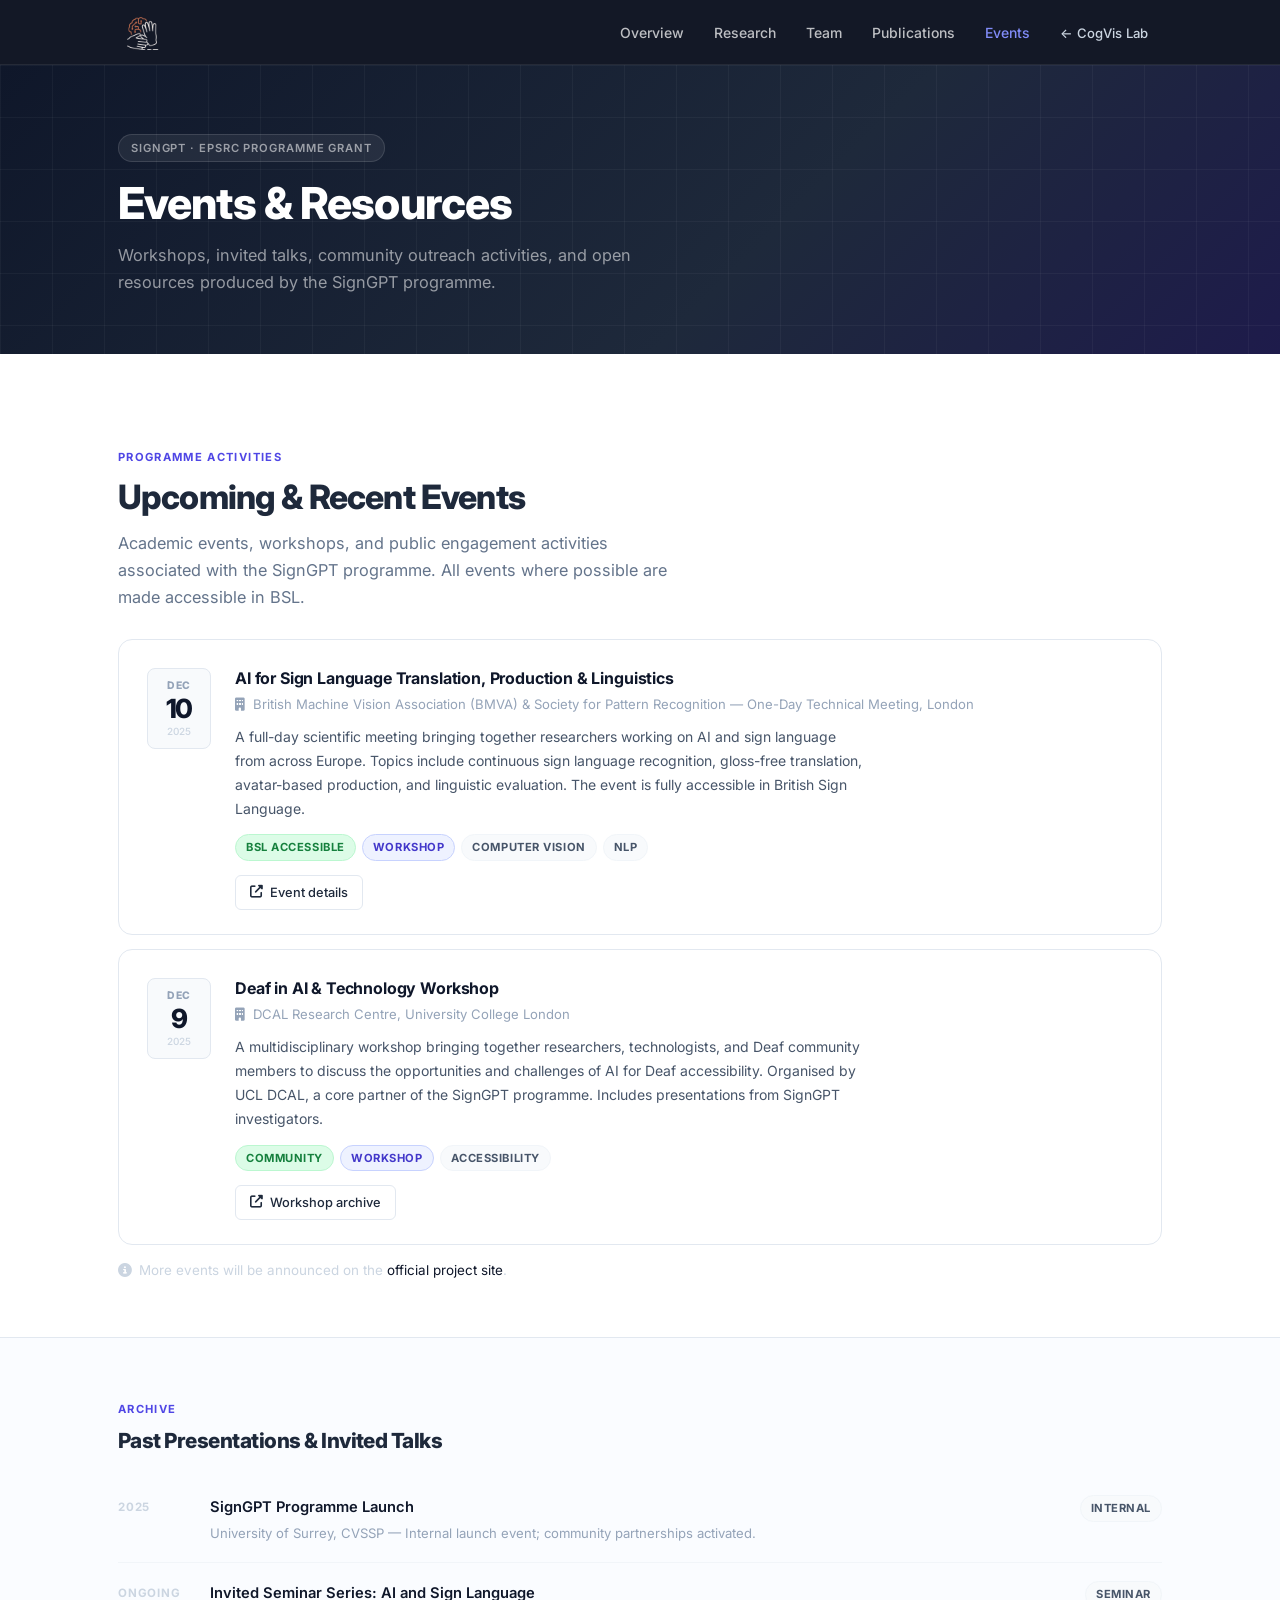
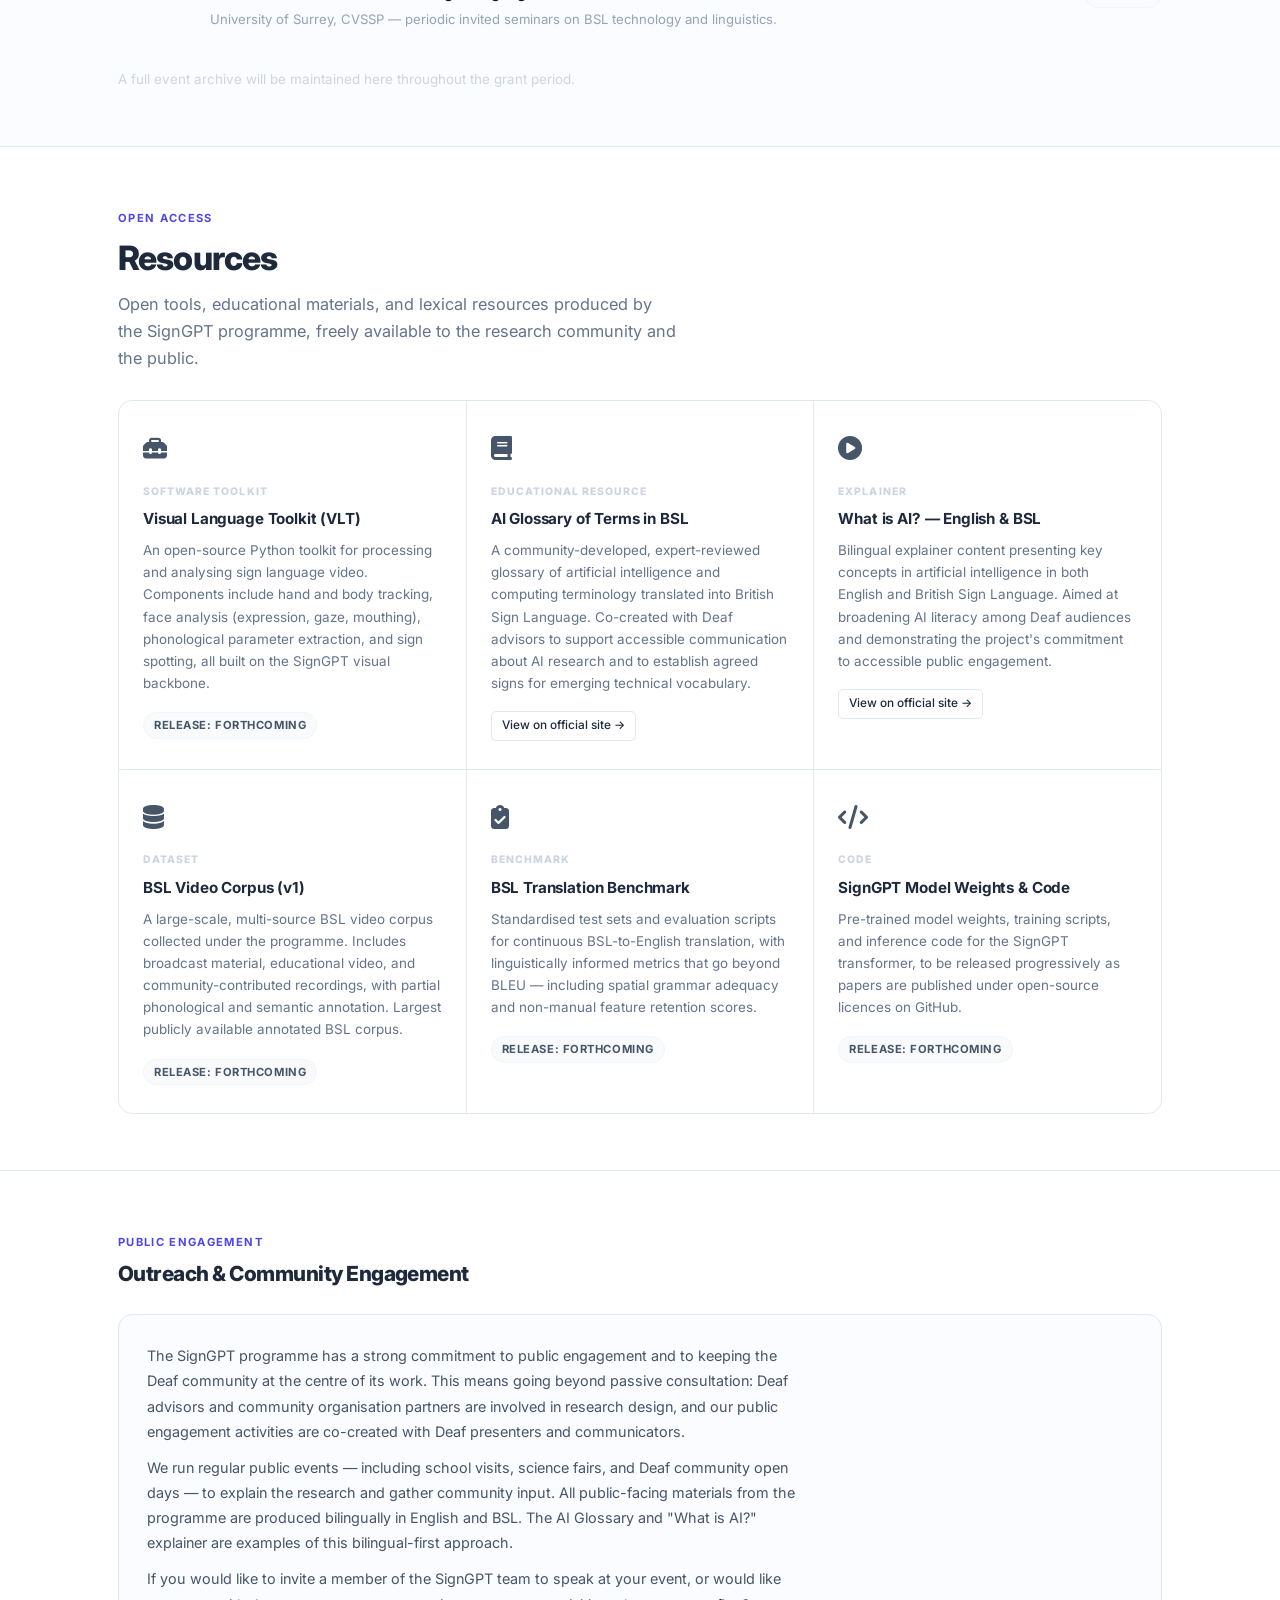
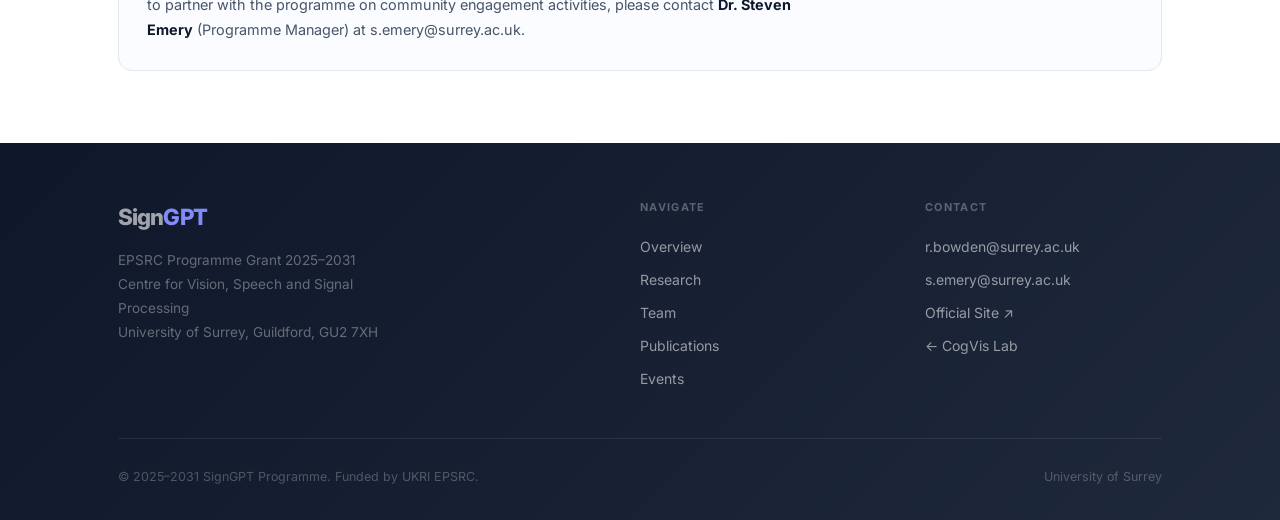
<file: signgpt/events.html>
<!DOCTYPE html>
<html lang="en">
<head>
  <meta charset="UTF-8" />
  <meta name="viewport" content="width=device-width, initial-scale=1.0" />
  <title>Events &amp; Resources — SignGPT</title>
  <meta name="description" content="Events, workshops, outreach activities, and open resources from the SignGPT EPSRC Programme Grant." />
  <link rel="stylesheet" href="../css/style.css" />
  <link rel="stylesheet" href="https://cdnjs.cloudflare.com/ajax/libs/font-awesome/6.5.0/css/all.min.css" />
  <style>
    /* ---- Event cards ---- */
    .event-card {
      background: var(--surface);
      border: 1px solid var(--border);
      border-radius: var(--radius);
      padding: 28px 28px 24px;
      display: flex;
      gap: 24px;
      align-items: flex-start;
      transition: box-shadow var(--transition), border-color var(--transition);
      margin-bottom: 14px;
    }
    .event-card:hover {
      box-shadow: var(--shadow);
      border-color: var(--gray-400);
    }
    .event-cal {
      flex-shrink: 0;
      width: 64px;
      text-align: center;
      background: var(--gray-100);
      border: 1px solid var(--border);
      border-radius: var(--radius-sm);
      padding: 8px 4px;
    }
    .ec-month {
      font-size: 0.65rem;
      font-weight: 800;
      text-transform: uppercase;
      letter-spacing: .07em;
      color: var(--gray-500);
    }
    .ec-day {
      font-size: 1.65rem;
      font-weight: 800;
      letter-spacing: -.04em;
      color: var(--black);
      line-height: 1.1;
    }
    .ec-year {
      font-size: 0.62rem;
      color: var(--gray-400);
      font-weight: 500;
    }
    .event-body { flex: 1; }
    .event-title-text {
      font-size: 1rem;
      font-weight: 700;
      color: var(--black);
      margin-bottom: 4px;
      line-height: 1.35;
      letter-spacing: -.01em;
    }
    .event-host {
      font-size: 0.82rem;
      color: var(--gray-500);
      margin-bottom: 10px;
    }
    .event-desc {
      font-size: 0.875rem;
      color: var(--gray-700);
      line-height: 1.7;
      max-width: 70ch;
      margin-bottom: 14px;
    }
    .event-tags { display: flex; gap: 6px; flex-wrap: wrap; }

    /* ---- Resource cards ---- */
    .resource-grid {
      display: grid;
      grid-template-columns: repeat(3, 1fr);
      gap: 1px;
      background: var(--border);
      border: 1px solid var(--border);
      border-radius: var(--radius);
      overflow: hidden;
    }
    @media (max-width: 768px) {
      .resource-grid { grid-template-columns: 1fr; }
    }
    .resource-card {
      background: var(--surface);
      padding: 28px 24px;
      transition: background var(--transition);
    }
    .resource-card:hover { background: var(--gray-50); }
    .res-icon {
      font-size: 1.5rem;
      margin-bottom: 14px;
      color: var(--gray-700);
      display: block;
    }
    .res-type {
      font-size: 0.65rem;
      font-weight: 800;
      text-transform: uppercase;
      letter-spacing: .1em;
      color: var(--gray-400);
      margin-bottom: 6px;
    }
    .res-title {
      font-size: 0.95rem;
      font-weight: 700;
      margin-bottom: 8px;
      letter-spacing: -.01em;
    }
    .res-desc {
      font-size: 0.84rem;
      color: var(--text-muted);
      line-height: 1.65;
      max-width: none;
      margin-bottom: 16px;
    }

    /* ---- Past events table ---- */
    .past-event-list { display: flex; flex-direction: column; }
    .past-event-row {
      display: flex;
      gap: 20px;
      align-items: flex-start;
      padding: 18px 0;
      border-bottom: 1px solid var(--border-soft);
    }
    .past-event-row:last-child { border-bottom: none; }
    .past-event-date {
      font-size: 0.72rem;
      font-weight: 700;
      color: var(--gray-400);
      min-width: 72px;
      text-transform: uppercase;
      letter-spacing: .07em;
      padding-top: 3px;
      flex-shrink: 0;
    }
    .past-event-info { flex: 1; }
    .past-event-title {
      font-weight: 600;
      font-size: 0.92rem;
      color: var(--black);
      margin-bottom: 3px;
    }
    .past-event-venue { font-size: 0.82rem; color: var(--gray-500); }

    /* ---- Outreach note ---- */
    .outreach-box {
      background: var(--gray-50);
      border: 1px solid var(--border);
      border-radius: var(--radius);
      padding: 28px;
    }
    .outreach-box p { font-size: 0.9rem; color: var(--gray-700); line-height: 1.75; max-width: 72ch; }
    .outreach-box p + p { margin-top: .75em; }
    .nav {
      background: rgba(10,15,30,.96);
      border-bottom-color: rgba(255,255,255,.08);
    }
    .nav.scrolled { box-shadow: 0 2px 24px rgba(0,0,0,.4); }
    .nav-links a { color: rgba(255,255,255,.72); }
    .nav-links a:hover { color: #fff; background: rgba(255,255,255,.07); }
    .nav-links a.active { color: #818cf8; background: transparent; }
    .nav-toggle span { background: rgba(255,255,255,.8); }
  </style>
</head>
<body>

<!-- ========== NAV ========== -->
<nav class="nav" role="navigation">
  <div class="container nav-inner">
    <a href="index.html" class="nav-logo" style="display:flex;align-items:center;gap:8px;">
      <img src="../assets/signgpt.png" alt="SignGPT" style="height:36px;width:auto;">
    </a>
    <button class="nav-toggle" aria-label="Toggle menu">
      <span></span><span></span><span></span>
    </button>
    <ul class="nav-links">
      <li><a href="index.html">Overview</a></li>
      <li><a href="research.html">Research</a></li>
      <li><a href="team.html">Team</a></li>
      <li><a href="publications.html">Publications</a></li>
      <li><a href="events.html" class="active">Events</a></li>
      <li><a href="../index.html" style="color:var(--gray-400); font-size:0.82rem;">← CogVis Lab</a></li>
    </ul>
  </div>
</nav>

<!-- ========== PAGE HEADER ========== -->
<div class="page-header">
  <div class="container page-header-inner">
    <div class="page-header-eyebrow">SignGPT · EPSRC Programme Grant</div>
    <h1>Events &amp; Resources</h1>
    <p>
      Workshops, invited talks, community outreach activities, and open resources
      produced by the SignGPT programme.
    </p>
  </div>
</div>

<!-- ========== UPCOMING EVENTS ========== -->
<section class="section" style="padding-bottom:56px; border-bottom:1px solid var(--border);">
  <div class="container">
    <div class="section-header" style="margin-bottom:28px;">
      <span class="section-eyebrow">Programme Activities</span>
      <h2 class="section-title">Upcoming &amp; Recent Events</h2>
      <p class="section-desc">
        Academic events, workshops, and public engagement activities associated with the
        SignGPT programme. All events where possible are made accessible in BSL.
      </p>
    </div>

    <!-- Event 1 -->
    <div class="event-card reveal">
      <div class="event-cal">
        <div class="ec-month">Dec</div>
        <div class="ec-day">10</div>
        <div class="ec-year">2025</div>
      </div>
      <div class="event-body">
        <div class="event-title-text">
          AI for Sign Language Translation, Production &amp; Linguistics
        </div>
        <div class="event-host">
          <i class="fas fa-building" style="margin-right:4px;"></i>
          British Machine Vision Association (BMVA) &amp; Society for Pattern Recognition —
          One-Day Technical Meeting, London
        </div>
        <p class="event-desc">
          A full-day scientific meeting bringing together researchers working on AI and
          sign language from across Europe. Topics include continuous sign language recognition,
          gloss-free translation, avatar-based production, and linguistic evaluation.
          The event is fully accessible in British Sign Language.
        </p>
        <div class="event-tags">
          <span class="badge badge-green">BSL Accessible</span>
          <span class="badge badge-indigo">Workshop</span>
          <span class="badge">Computer Vision</span>
          <span class="badge">NLP</span>
        </div>
        <div style="margin-top:14px;">
          <a href="https://www.bmva.org/meetings/25-12-10-Sign.html" target="_blank" rel="noopener"
             class="btn btn-outline btn-sm">
            <i class="fas fa-up-right-from-square"></i> Event details
          </a>
        </div>
      </div>
    </div>

    <!-- Event 2 -->
    <div class="event-card reveal">
      <div class="event-cal">
        <div class="ec-month">Dec</div>
        <div class="ec-day">9</div>
        <div class="ec-year">2025</div>
      </div>
      <div class="event-body">
        <div class="event-title-text">
          Deaf in AI &amp; Technology Workshop
        </div>
        <div class="event-host">
          <i class="fas fa-building" style="margin-right:4px;"></i>
          DCAL Research Centre, University College London
        </div>
        <p class="event-desc">
          A multidisciplinary workshop bringing together researchers, technologists, and
          Deaf community members to discuss the opportunities and challenges of AI for
          Deaf accessibility. Organised by UCL DCAL, a core partner of the SignGPT programme.
          Includes presentations from SignGPT investigators.
        </p>
        <div class="event-tags">
          <span class="badge badge-green">Community</span>
          <span class="badge badge-indigo">Workshop</span>
          <span class="badge">Accessibility</span>
        </div>
        <div style="margin-top:14px;">
          <a href="https://www.ucl.ac.uk/brain-sciences/deafness-cognition-and-language-research-centre-dcal/deaf-ai-and-technology-workshop"
             target="_blank" rel="noopener" class="btn btn-outline btn-sm">
            <i class="fas fa-up-right-from-square"></i> Workshop archive
          </a>
        </div>
      </div>
    </div>

    <p style="font-size:0.84rem; color:var(--gray-400); margin-top:10px;">
      <i class="fas fa-circle-info" style="margin-right:4px;"></i>
      More events will be announced on the
      <a href="https://sites.google.com/view/signgpt/home" target="_blank" rel="noopener">official project site</a>.
    </p>
  </div>
</section>

<!-- ========== PAST EVENTS ========== -->
<section class="section" style="padding-top:56px; padding-bottom:56px; background:var(--gray-50); border-bottom:1px solid var(--border);">
  <div class="container">
    <div class="section-header" style="margin-bottom:24px;">
      <span class="section-eyebrow">Archive</span>
      <h2 class="section-title" style="font-size:1.3rem;">Past Presentations &amp; Invited Talks</h2>
    </div>
    <div class="past-event-list">
      <div class="past-event-row reveal">
        <div class="past-event-date">2025</div>
        <div class="past-event-info">
          <div class="past-event-title">SignGPT Programme Launch</div>
          <div class="past-event-venue">
            University of Surrey, CVSSP — Internal launch event; community partnerships activated.
          </div>
        </div>
        <span class="badge">Internal</span>
      </div>
      <div class="past-event-row reveal">
        <div class="past-event-date">Ongoing</div>
        <div class="past-event-info">
          <div class="past-event-title">Invited Seminar Series: AI and Sign Language</div>
          <div class="past-event-venue">
            University of Surrey, CVSSP — periodic invited seminars on BSL technology and linguistics.
          </div>
        </div>
        <span class="badge">Seminar</span>
      </div>
    </div>
    <p style="font-size:0.84rem; color:var(--gray-400); margin-top:20px;">
      A full event archive will be maintained here throughout the grant period.
    </p>
  </div>
</section>

<!-- ========== OPEN RESOURCES ========== -->
<section class="section" id="resources" style="padding-top:56px; padding-bottom:56px; border-bottom:1px solid var(--border);">
  <div class="container">
    <div class="section-header" style="margin-bottom:28px;">
      <span class="section-eyebrow">Open Access</span>
      <h2 class="section-title">Resources</h2>
      <p class="section-desc">
        Open tools, educational materials, and lexical resources produced by the SignGPT
        programme, freely available to the research community and the public.
      </p>
    </div>
    <div class="resource-grid">

      <div class="resource-card reveal">
        <span class="res-icon"><i class="fas fa-toolbox"></i></span>
        <div class="res-type">Software Toolkit</div>
        <div class="res-title">Visual Language Toolkit (VLT)</div>
        <p class="res-desc">
          An open-source Python toolkit for processing and analysing sign language video.
          Components include hand and body tracking, face analysis (expression, gaze,
          mouthing), phonological parameter extraction, and sign spotting, all built
          on the SignGPT visual backbone.
        </p>
        <span class="badge">Release: forthcoming</span>
      </div>

      <div class="resource-card reveal">
        <span class="res-icon"><i class="fas fa-book"></i></span>
        <div class="res-type">Educational Resource</div>
        <div class="res-title">AI Glossary of Terms in BSL</div>
        <p class="res-desc">
          A community-developed, expert-reviewed glossary of artificial intelligence and
          computing terminology translated into British Sign Language. Co-created with Deaf
          advisors to support accessible communication about AI research and to establish
          agreed signs for emerging technical vocabulary.
        </p>
        <a href="https://sites.google.com/view/signgpt/home" target="_blank" rel="noopener"
           class="btn btn-outline btn-xs">
          View on official site →
        </a>
      </div>

      <div class="resource-card reveal">
        <span class="res-icon"><i class="fas fa-circle-play"></i></span>
        <div class="res-type">Explainer</div>
        <div class="res-title">What is AI? — English &amp; BSL</div>
        <p class="res-desc">
          Bilingual explainer content presenting key concepts in artificial intelligence
          in both English and British Sign Language. Aimed at broadening AI literacy
          among Deaf audiences and demonstrating the project's commitment to accessible
          public engagement.
        </p>
        <a href="https://sites.google.com/view/signgpt/home" target="_blank" rel="noopener"
           class="btn btn-outline btn-xs">
          View on official site →
        </a>
      </div>

      <div class="resource-card reveal">
        <span class="res-icon"><i class="fas fa-database"></i></span>
        <div class="res-type">Dataset</div>
        <div class="res-title">BSL Video Corpus (v1)</div>
        <p class="res-desc">
          A large-scale, multi-source BSL video corpus collected under the programme.
          Includes broadcast material, educational video, and community-contributed
          recordings, with partial phonological and semantic annotation.
          Largest publicly available annotated BSL corpus.
        </p>
        <span class="badge">Release: forthcoming</span>
      </div>

      <div class="resource-card reveal">
        <span class="res-icon"><i class="fas fa-clipboard-check"></i></span>
        <div class="res-type">Benchmark</div>
        <div class="res-title">BSL Translation Benchmark</div>
        <p class="res-desc">
          Standardised test sets and evaluation scripts for continuous BSL-to-English
          translation, with linguistically informed metrics that go beyond BLEU —
          including spatial grammar adequacy and non-manual feature retention scores.
        </p>
        <span class="badge">Release: forthcoming</span>
      </div>

      <div class="resource-card reveal">
        <span class="res-icon"><i class="fas fa-code"></i></span>
        <div class="res-type">Code</div>
        <div class="res-title">SignGPT Model Weights &amp; Code</div>
        <p class="res-desc">
          Pre-trained model weights, training scripts, and inference code for the
          SignGPT transformer, to be released progressively as papers are published
          under open-source licences on GitHub.
        </p>
        <span class="badge">Release: forthcoming</span>
      </div>

    </div>
  </div>
</section>

<!-- ========== OUTREACH ========== -->
<section class="section" style="padding-top:56px; padding-bottom:72px;">
  <div class="container">
    <div class="section-header" style="margin-bottom:28px;">
      <span class="section-eyebrow">Public Engagement</span>
      <h2 class="section-title" style="font-size:1.3rem;">Outreach &amp; Community Engagement</h2>
    </div>
    <div class="outreach-box reveal">
      <p>
        The SignGPT programme has a strong commitment to public engagement and to keeping
        the Deaf community at the centre of its work. This means going beyond passive
        consultation: Deaf advisors and community organisation partners are involved in
        research design, and our public engagement activities are co-created with
        Deaf presenters and communicators.
      </p>
      <p>
        We run regular public events — including school visits, science fairs, and
        Deaf community open days — to explain the research and gather community input.
        All public-facing materials from the programme are produced bilingually in
        English and BSL. The AI Glossary and "What is AI?" explainer are examples
        of this bilingual-first approach.
      </p>
      <p>
        If you would like to invite a member of the SignGPT team to speak at your event,
        or would like to partner with the programme on community engagement activities,
        please contact <a href="mailto:s.emery@surrey.ac.uk"><strong>Dr. Steven Emery</strong></a>
        (Programme Manager) at s.emery@surrey.ac.uk.
      </p>
    </div>
  </div>
</section>

<!-- ========== FOOTER ========== -->
<footer>
  <div class="container">
    <div class="footer-grid">
      <div>
        <div class="footer-logo">Sign<span style="color:#818cf8">GPT</span></div>
        <p class="footer-desc">
          EPSRC Programme Grant 2025–2031<br />
          Centre for Vision, Speech and Signal Processing<br />
          University of Surrey, Guildford, GU2 7XH
        </p>
      </div>
      <div>
        <div class="footer-col-title">Navigate</div>
        <div class="footer-links">
          <a href="index.html">Overview</a>
          <a href="research.html">Research</a>
          <a href="team.html">Team</a>
          <a href="publications.html">Publications</a>
          <a href="events.html">Events</a>
        </div>
      </div>
      <div>
        <div class="footer-col-title">Contact</div>
        <div class="footer-links">
          <a href="mailto:r.bowden@surrey.ac.uk">r.bowden@surrey.ac.uk</a>
          <a href="mailto:s.emery@surrey.ac.uk">s.emery@surrey.ac.uk</a>
          <a href="https://sites.google.com/view/signgpt/home" target="_blank" rel="noopener">Official Site ↗</a>
          <a href="../index.html">← CogVis Lab</a>
        </div>
      </div>
    </div>
    <div class="footer-bottom">
      <span class="footer-copy">© 2025–2031 SignGPT Programme. Funded by UKRI EPSRC.</span>
      <span class="footer-copy">University of Surrey</span>
    </div>
  </div>
<!-- Start of Signapse Web Translation Plugin Script Tag  -->
<script src="https://translations.signapsesolutions.com/beta/signapse-loader.umd.js" app-id="1d5ee253-de29-4036-b0f0-c5a0ceede3e6" version="v2" id="signapse" position="bottom-right" disable-survey></script>
<!-- End of Signapse Web Translation Plugin Script Tag -->
</footer>

<script src="../js/main.js"></script>
</body>
</html>
</file>
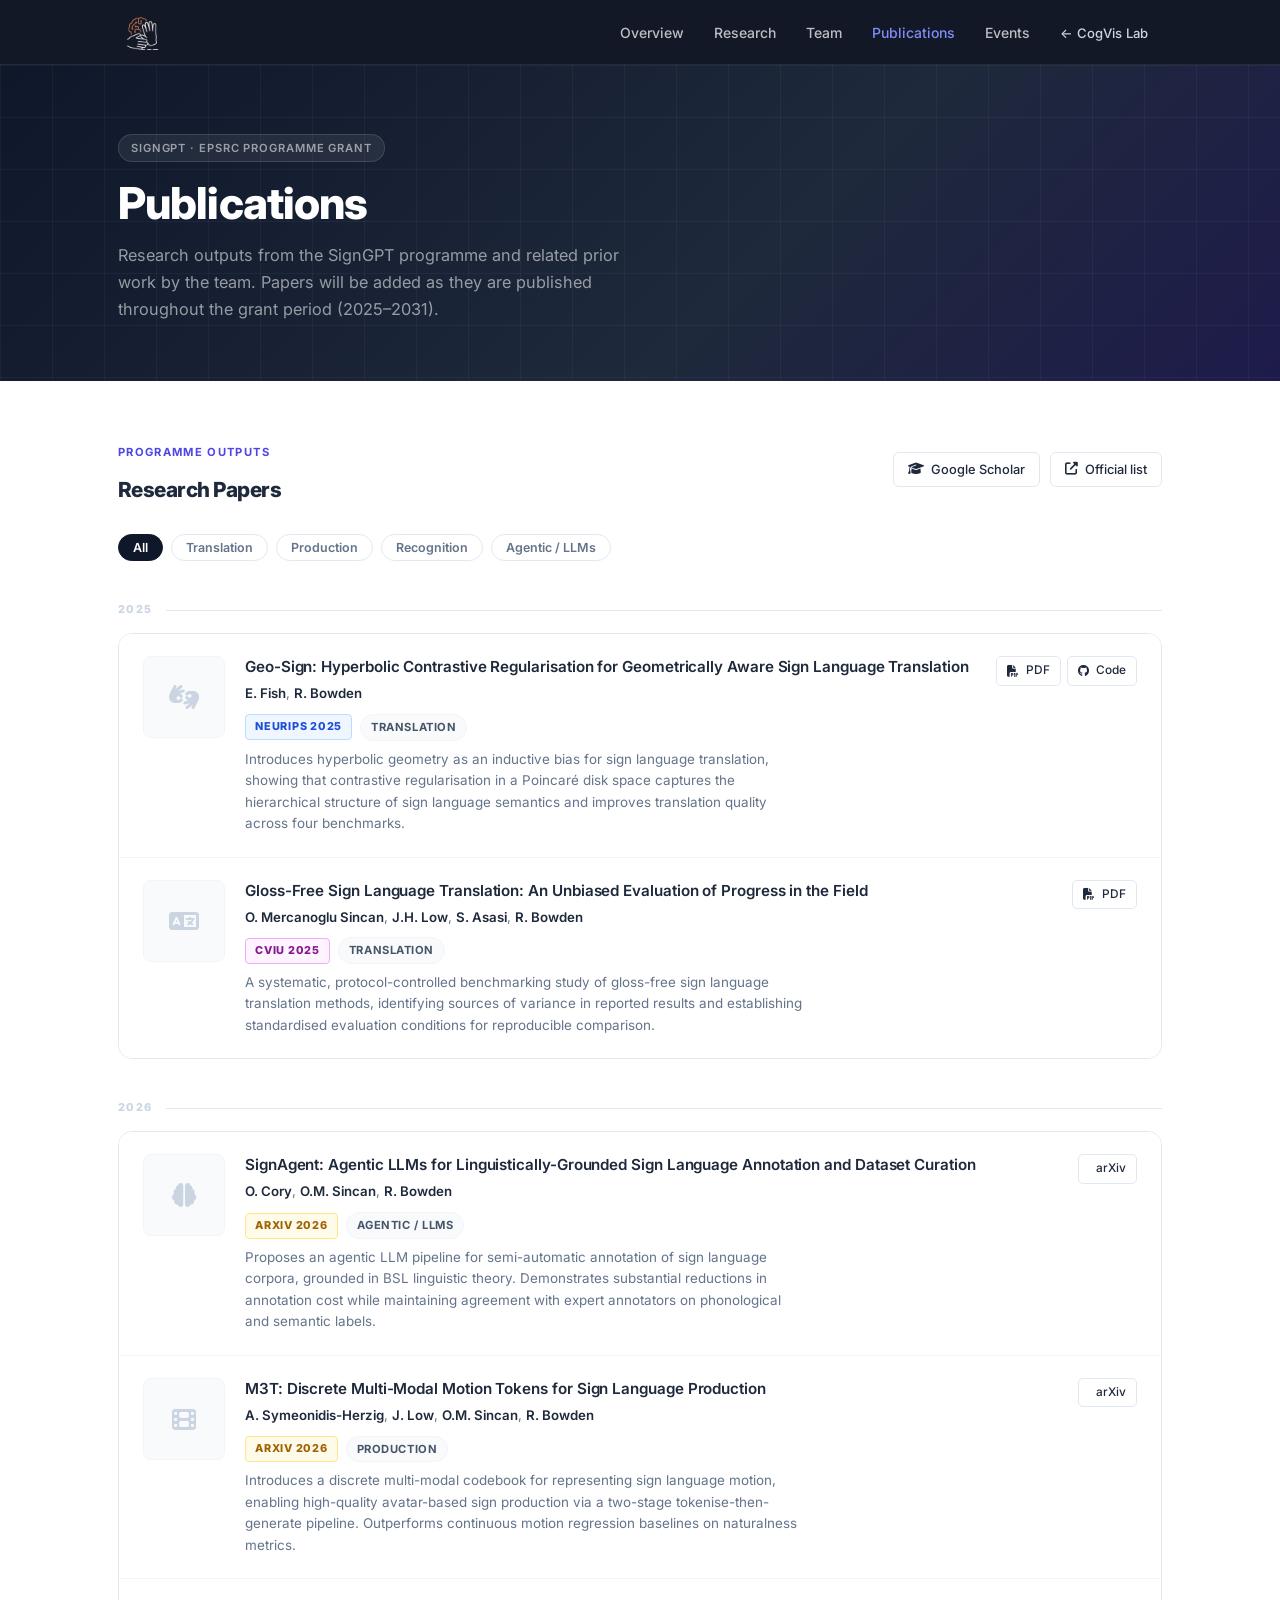
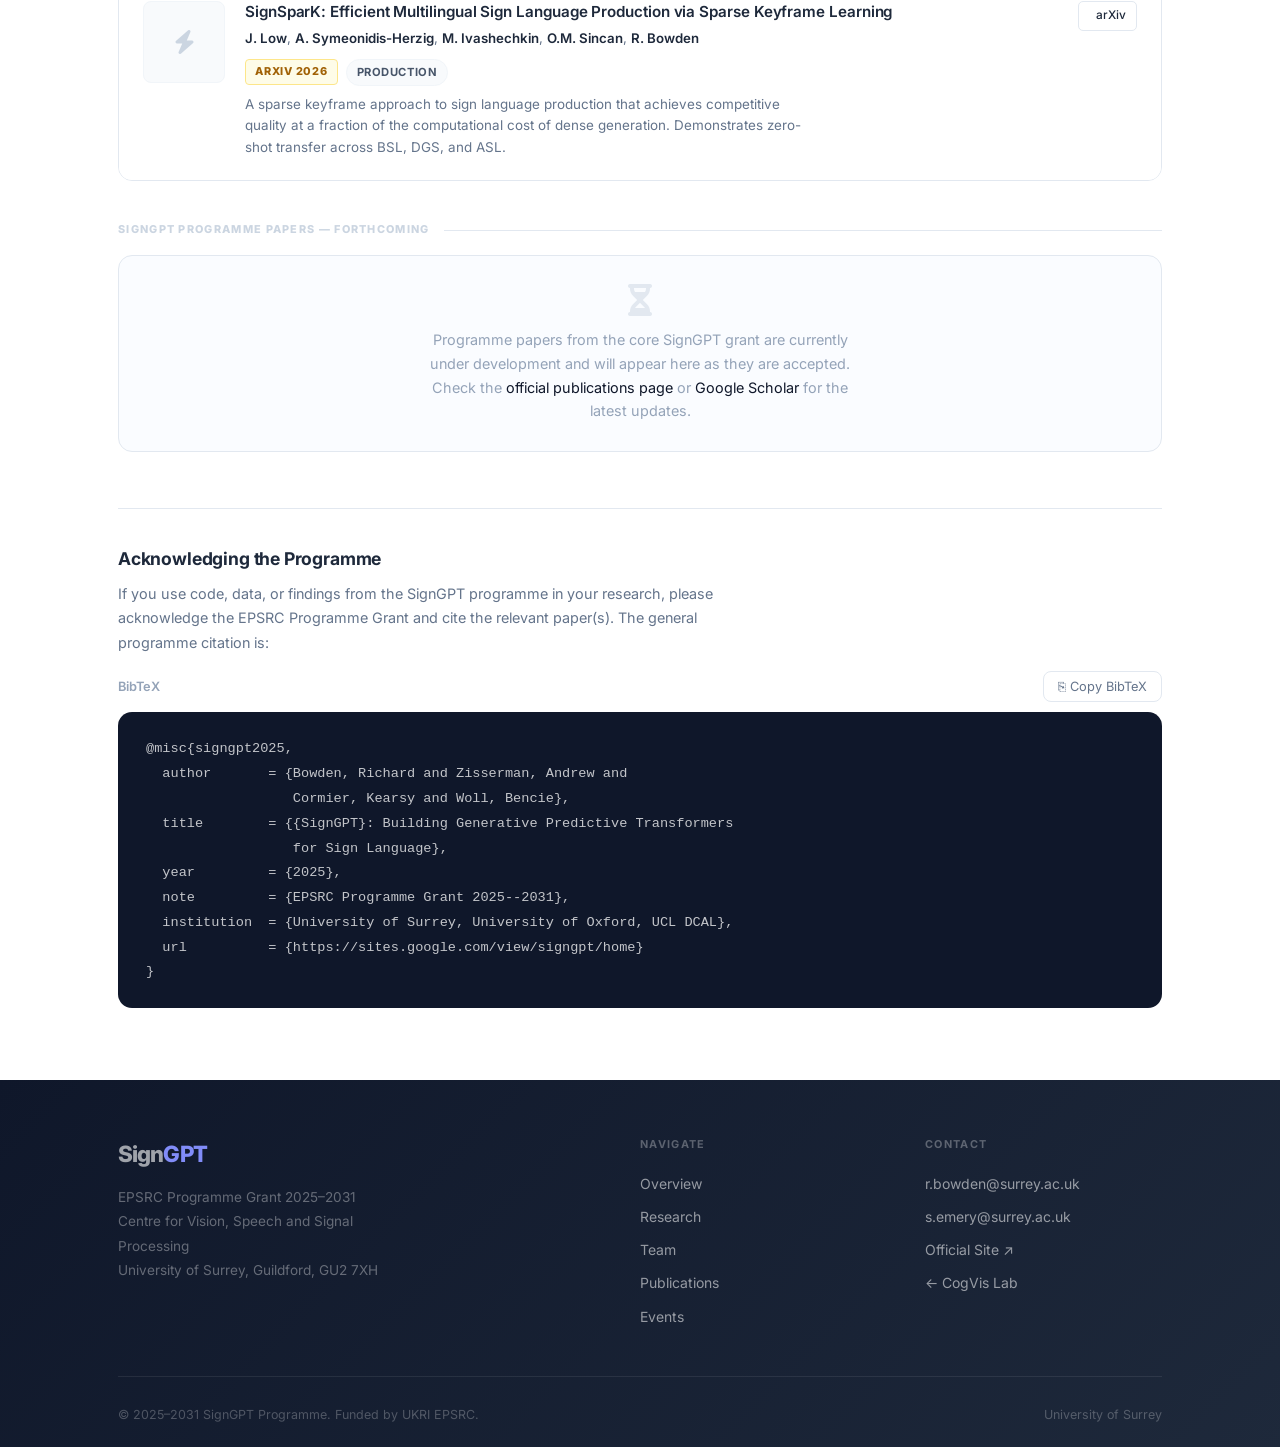
<file: signgpt/publications.html>
<!DOCTYPE html>
<html lang="en">
<head>
  <meta charset="UTF-8" />
  <meta name="viewport" content="width=device-width, initial-scale=1.0" />
  <title>Publications — SignGPT</title>
  <meta name="description" content="Publications from the SignGPT EPSRC Programme Grant on sign language translation, production, spotting, and linguistic analysis." />
  <link rel="stylesheet" href="../css/style.css" />
  <link rel="stylesheet" href="https://cdnjs.cloudflare.com/ajax/libs/font-awesome/6.5.0/css/all.min.css" />
  <style>
    .year-header {
      font-size: 0.68rem;
      font-weight: 800;
      text-transform: uppercase;
      letter-spacing: .12em;
      color: var(--gray-400);
      margin: 40px 0 14px;
      display: flex;
      align-items: center;
      gap: 14px;
    }
    .year-header::after {
      content: '';
      flex: 1;
      height: 1px;
      background: var(--border);
    }
    .year-header:first-child { margin-top: 0; }

    .pub-icon {
      width: 82px;
      height: 82px;
      border-radius: var(--radius-sm);
      flex-shrink: 0;
      display: flex;
      align-items: center;
      justify-content: center;
      font-size: 1.5rem;
      background: var(--gray-100);
      border: 1px solid var(--border-soft);
      color: var(--gray-400);
    }

    .tba-section {
      background: var(--gray-50);
      border: 1px solid var(--border);
      border-radius: var(--radius);
      padding: 28px;
      text-align: center;
      margin-top: 16px;
    }
    .tba-section i { font-size: 2rem; color: var(--gray-300); margin-bottom: 12px; display: block; }
    .tba-section p { font-size: 0.9rem; color: var(--gray-500); max-width: 48ch; margin: 0 auto; }

    .cite-block {
      background: var(--black);
      color: rgba(255,255,255,.75);
      padding: 20px 24px;
      border-radius: var(--radius);
      font-family: var(--mono);
      font-size: 0.82rem;
      line-height: 1.75;
      overflow-x: auto;
      margin-top: 12px;
    }

    .filter-row {
      display: flex;
      gap: 8px;
      flex-wrap: wrap;
      margin-bottom: 28px;
    }
    .filter-btn {
      padding: 5px 14px;
      border-radius: 100px;
      font-size: 0.78rem;
      font-weight: 600;
      border: 1.5px solid var(--border);
      background: var(--surface);
      color: var(--gray-600);
      cursor: pointer;
      transition: all .15s;
    }
    .filter-btn:hover,
    .filter-btn.active {
      border-color: var(--black);
      background: var(--black);
      color: #fff;
    }
    .nav {
      background: rgba(10,15,30,.96);
      border-bottom-color: rgba(255,255,255,.08);
    }
    .nav.scrolled { box-shadow: 0 2px 24px rgba(0,0,0,.4); }
    .nav-links a { color: rgba(255,255,255,.72); }
    .nav-links a:hover { color: #fff; background: rgba(255,255,255,.07); }
    .nav-links a.active { color: #818cf8; background: transparent; }
    .nav-toggle span { background: rgba(255,255,255,.8); }
  </style>
</head>
<body>

<!-- ========== NAV ========== -->
<nav class="nav" role="navigation">
  <div class="container nav-inner">
    <a href="index.html" class="nav-logo" style="display:flex;align-items:center;gap:8px;">
      <img src="../assets/signgpt.png" alt="SignGPT" style="height:36px;width:auto;">
    </a>
    <button class="nav-toggle" aria-label="Toggle menu">
      <span></span><span></span><span></span>
    </button>
    <ul class="nav-links">
      <li><a href="index.html">Overview</a></li>
      <li><a href="research.html">Research</a></li>
      <li><a href="team.html">Team</a></li>
      <li><a href="publications.html" class="active">Publications</a></li>
      <li><a href="events.html">Events</a></li>
      <li><a href="../index.html" style="color:var(--gray-400); font-size:0.82rem;">← CogVis Lab</a></li>
    </ul>
  </div>
</nav>

<!-- ========== PAGE HEADER ========== -->
<div class="page-header">
  <div class="container page-header-inner">
    <div class="page-header-eyebrow">SignGPT · EPSRC Programme Grant</div>
    <h1>Publications</h1>
    <p>
      Research outputs from the SignGPT programme and related prior work by the team.
      Papers will be added as they are published throughout the grant period (2025–2031).
    </p>
  </div>
</div>

<!-- ========== PUBLICATIONS ========== -->
<section class="section" style="padding-top:56px; padding-bottom:72px;">
  <div class="container">

    <div style="display:flex; justify-content:space-between; align-items:center; flex-wrap:wrap; gap:16px; margin-bottom:32px;">
      <div>
        <span class="section-eyebrow">Programme Outputs</span>
        <h2 class="section-title" style="margin-bottom:0; margin-top:6px; font-size:1.3rem;">Research Papers</h2>
      </div>
      <div style="display:flex; gap:10px; align-items:center; flex-wrap:wrap;">
        <a href="https://scholar.google.com/citations?hl=en&user=mvvgDvcAAAAJ&view_op=list_works&sortby=pubdate"
           target="_blank" rel="noopener" class="btn btn-outline btn-sm">
          <i class="fas fa-graduation-cap"></i> Google Scholar
        </a>
        <a href="https://sites.google.com/view/signgpt/publications" target="_blank" rel="noopener" class="btn btn-outline btn-sm">
          <i class="fas fa-up-right-from-square"></i> Official list
        </a>
      </div>
    </div>

    <!-- Filter (visual only, no JS filter logic needed as papers are few) -->
    <div class="filter-row">
      <button class="filter-btn active">All</button>
      <button class="filter-btn">Translation</button>
      <button class="filter-btn">Production</button>
      <button class="filter-btn">Recognition</button>
      <button class="filter-btn">Agentic / LLMs</button>
    </div>

    <!-- ---- 2025 ---- -->
    <div class="year-header">2025</div>
    <div class="pub-list">

      <div class="pub-item reveal">
        <div class="pub-icon"><i class="fas fa-hands-asl-interpreting"></i></div>
        <div class="pub-body">
          <div class="pub-title">
            Geo-Sign: Hyperbolic Contrastive Regularisation for Geometrically Aware Sign Language Translation
          </div>
          <div class="pub-authors">
            <strong>E. Fish</strong>, <strong>R. Bowden</strong>
          </div>
          <div class="pub-meta">
            <span class="venue venue-neurips">NeurIPS 2025</span>
            <span class="badge">Translation</span>
          </div>
          <p style="font-size:0.84rem; color:var(--gray-600); margin-top:8px; max-width:70ch; line-height:1.6;">
            Introduces hyperbolic geometry as an inductive bias for sign language translation,
            showing that contrastive regularisation in a Poincaré disk space captures the
            hierarchical structure of sign language semantics and improves translation quality
            across four benchmarks.
          </p>
        </div>
        <div class="pub-links">
          <a href="#" class="btn btn-outline btn-xs"><i class="fas fa-file-pdf"></i> PDF</a>
          <a href="#" class="btn btn-outline btn-xs"><i class="fab fa-github"></i> Code</a>
        </div>
      </div>

      <div class="pub-item reveal">
        <div class="pub-icon"><i class="fas fa-language"></i></div>
        <div class="pub-body">
          <div class="pub-title">
            Gloss-Free Sign Language Translation: An Unbiased Evaluation of Progress in the Field
          </div>
          <div class="pub-authors">
            <strong>O. Mercanoglu Sincan</strong>, <strong>J.H. Low</strong>,
            <strong>S. Asasi</strong>, <strong>R. Bowden</strong>
          </div>
          <div class="pub-meta">
            <span class="venue venue-cviu">CVIU 2025</span>
            <span class="badge">Translation</span>
          </div>
          <p style="font-size:0.84rem; color:var(--gray-600); margin-top:8px; max-width:70ch; line-height:1.6;">
            A systematic, protocol-controlled benchmarking study of gloss-free sign language
            translation methods, identifying sources of variance in reported results and
            establishing standardised evaluation conditions for reproducible comparison.
          </p>
        </div>
        <div class="pub-links">
          <a href="#" class="btn btn-outline btn-xs"><i class="fas fa-file-pdf"></i> PDF</a>
        </div>
      </div>

    </div>

    <!-- ---- 2026 (forthcoming) ---- -->
    <div class="year-header">2026</div>
    <div class="pub-list">

      <div class="pub-item reveal">
        <div class="pub-icon"><i class="fas fa-brain"></i></div>
        <div class="pub-body">
          <div class="pub-title">
            SignAgent: Agentic LLMs for Linguistically-Grounded Sign Language Annotation and Dataset Curation
          </div>
          <div class="pub-authors">
            <strong>O. Cory</strong>, <strong>O.M. Sincan</strong>, <strong>R. Bowden</strong>
          </div>
          <div class="pub-meta">
            <span class="venue venue-arxiv">arXiv 2026</span>
            <span class="badge">Agentic / LLMs</span>
          </div>
          <p style="font-size:0.84rem; color:var(--gray-600); margin-top:8px; max-width:70ch; line-height:1.6;">
            Proposes an agentic LLM pipeline for semi-automatic annotation of sign language
            corpora, grounded in BSL linguistic theory. Demonstrates substantial reductions
            in annotation cost while maintaining agreement with expert annotators on
            phonological and semantic labels.
          </p>
        </div>
        <div class="pub-links">
          <a href="#" class="btn btn-outline btn-xs"><i class="ai ai-arxiv"></i> arXiv</a>
        </div>
      </div>

      <div class="pub-item reveal">
        <div class="pub-icon"><i class="fas fa-film"></i></div>
        <div class="pub-body">
          <div class="pub-title">
            M3T: Discrete Multi-Modal Motion Tokens for Sign Language Production
          </div>
          <div class="pub-authors">
            <strong>A. Symeonidis-Herzig</strong>, <strong>J. Low</strong>,
            <strong>O.M. Sincan</strong>, <strong>R. Bowden</strong>
          </div>
          <div class="pub-meta">
            <span class="venue venue-arxiv">arXiv 2026</span>
            <span class="badge">Production</span>
          </div>
          <p style="font-size:0.84rem; color:var(--gray-600); margin-top:8px; max-width:70ch; line-height:1.6;">
            Introduces a discrete multi-modal codebook for representing sign language motion,
            enabling high-quality avatar-based sign production via a two-stage tokenise-then-generate
            pipeline. Outperforms continuous motion regression baselines on naturalness metrics.
          </p>
        </div>
        <div class="pub-links">
          <a href="#" class="btn btn-outline btn-xs"><i class="ai ai-arxiv"></i> arXiv</a>
        </div>
      </div>

      <div class="pub-item reveal">
        <div class="pub-icon"><i class="fas fa-bolt"></i></div>
        <div class="pub-body">
          <div class="pub-title">
            SignSparK: Efficient Multilingual Sign Language Production via Sparse Keyframe Learning
          </div>
          <div class="pub-authors">
            <strong>J. Low</strong>, <strong>A. Symeonidis-Herzig</strong>,
            <strong>M. Ivashechkin</strong>, <strong>O.M. Sincan</strong>, <strong>R. Bowden</strong>
          </div>
          <div class="pub-meta">
            <span class="venue venue-arxiv">arXiv 2026</span>
            <span class="badge">Production</span>
          </div>
          <p style="font-size:0.84rem; color:var(--gray-600); margin-top:8px; max-width:70ch; line-height:1.6;">
            A sparse keyframe approach to sign language production that achieves competitive
            quality at a fraction of the computational cost of dense generation. Demonstrates
            zero-shot transfer across BSL, DGS, and ASL.
          </p>
        </div>
        <div class="pub-links">
          <a href="#" class="btn btn-outline btn-xs"><i class="ai ai-arxiv"></i> arXiv</a>
        </div>
      </div>

    </div>

    <!-- ---- SignGPT forthcoming ---- -->
    <div class="year-header">SignGPT Programme Papers — Forthcoming</div>
    <div class="tba-section">
      <i class="fas fa-hourglass-half"></i>
      <p>
        Programme papers from the core SignGPT grant are currently under development
        and will appear here as they are accepted. Check the
        <a href="https://sites.google.com/view/signgpt/publications" target="_blank" rel="noopener">official publications page</a>
        or
        <a href="https://scholar.google.com/citations?hl=en&user=mvvgDvcAAAAJ" target="_blank" rel="noopener">Google Scholar</a>
        for the latest updates.
      </p>
    </div>

    <!-- ---- Acknowledgement / Citation ---- -->
    <div style="margin-top:56px; padding-top:40px; border-top:1px solid var(--border);">
      <h3 style="font-size:1.1rem; margin-bottom:12px;">Acknowledging the Programme</h3>
      <p style="font-size:0.9rem; color:var(--gray-600); max-width:72ch; line-height:1.7; margin-bottom:16px;">
        If you use code, data, or findings from the SignGPT programme in your research, please
        acknowledge the EPSRC Programme Grant and cite the relevant paper(s). The general
        programme citation is:
      </p>
      <div class="bibtex-wrap">
        <div class="bibtex-header">
          <span style="font-size:0.8rem; color:var(--gray-500); font-weight:600;">BibTeX</span>
          <button class="copy-btn" id="copy-bibtex">&#x2398; Copy BibTeX</button>
        </div>
        <pre class="bibtex-block"><code>@misc{signgpt2025,
  author       = {Bowden, Richard and Zisserman, Andrew and
                  Cormier, Kearsy and Woll, Bencie},
  title        = {{SignGPT}: Building Generative Predictive Transformers
                  for Sign Language},
  year         = {2025},
  note         = {EPSRC Programme Grant 2025--2031},
  institution  = {University of Surrey, University of Oxford, UCL DCAL},
  url          = {https://sites.google.com/view/signgpt/home}
}</code></pre>
      </div>
    </div>

  </div>
</section>

<!-- ========== FOOTER ========== -->
<footer>
  <div class="container">
    <div class="footer-grid">
      <div>
        <div class="footer-logo">Sign<span style="color:#818cf8">GPT</span></div>
        <p class="footer-desc">
          EPSRC Programme Grant 2025–2031<br />
          Centre for Vision, Speech and Signal Processing<br />
          University of Surrey, Guildford, GU2 7XH
        </p>
      </div>
      <div>
        <div class="footer-col-title">Navigate</div>
        <div class="footer-links">
          <a href="index.html">Overview</a>
          <a href="research.html">Research</a>
          <a href="team.html">Team</a>
          <a href="publications.html">Publications</a>
          <a href="events.html">Events</a>
        </div>
      </div>
      <div>
        <div class="footer-col-title">Contact</div>
        <div class="footer-links">
          <a href="mailto:r.bowden@surrey.ac.uk">r.bowden@surrey.ac.uk</a>
          <a href="mailto:s.emery@surrey.ac.uk">s.emery@surrey.ac.uk</a>
          <a href="https://sites.google.com/view/signgpt/home" target="_blank" rel="noopener">Official Site ↗</a>
          <a href="../index.html">← CogVis Lab</a>
        </div>
      </div>
    </div>
    <div class="footer-bottom">
      <span class="footer-copy">© 2025–2031 SignGPT Programme. Funded by UKRI EPSRC.</span>
      <span class="footer-copy">University of Surrey</span>
    </div>
  </div>
<!-- Start of Signapse Web Translation Plugin Script Tag  -->
<script src="https://translations.signapsesolutions.com/beta/signapse-loader.umd.js" app-id="1d5ee253-de29-4036-b0f0-c5a0ceede3e6" version="v2" id="signapse" position="bottom-right" disable-survey></script>
<!-- End of Signapse Web Translation Plugin Script Tag -->
</footer>

<script src="../js/main.js"></script>
</body>
</html>
</file>
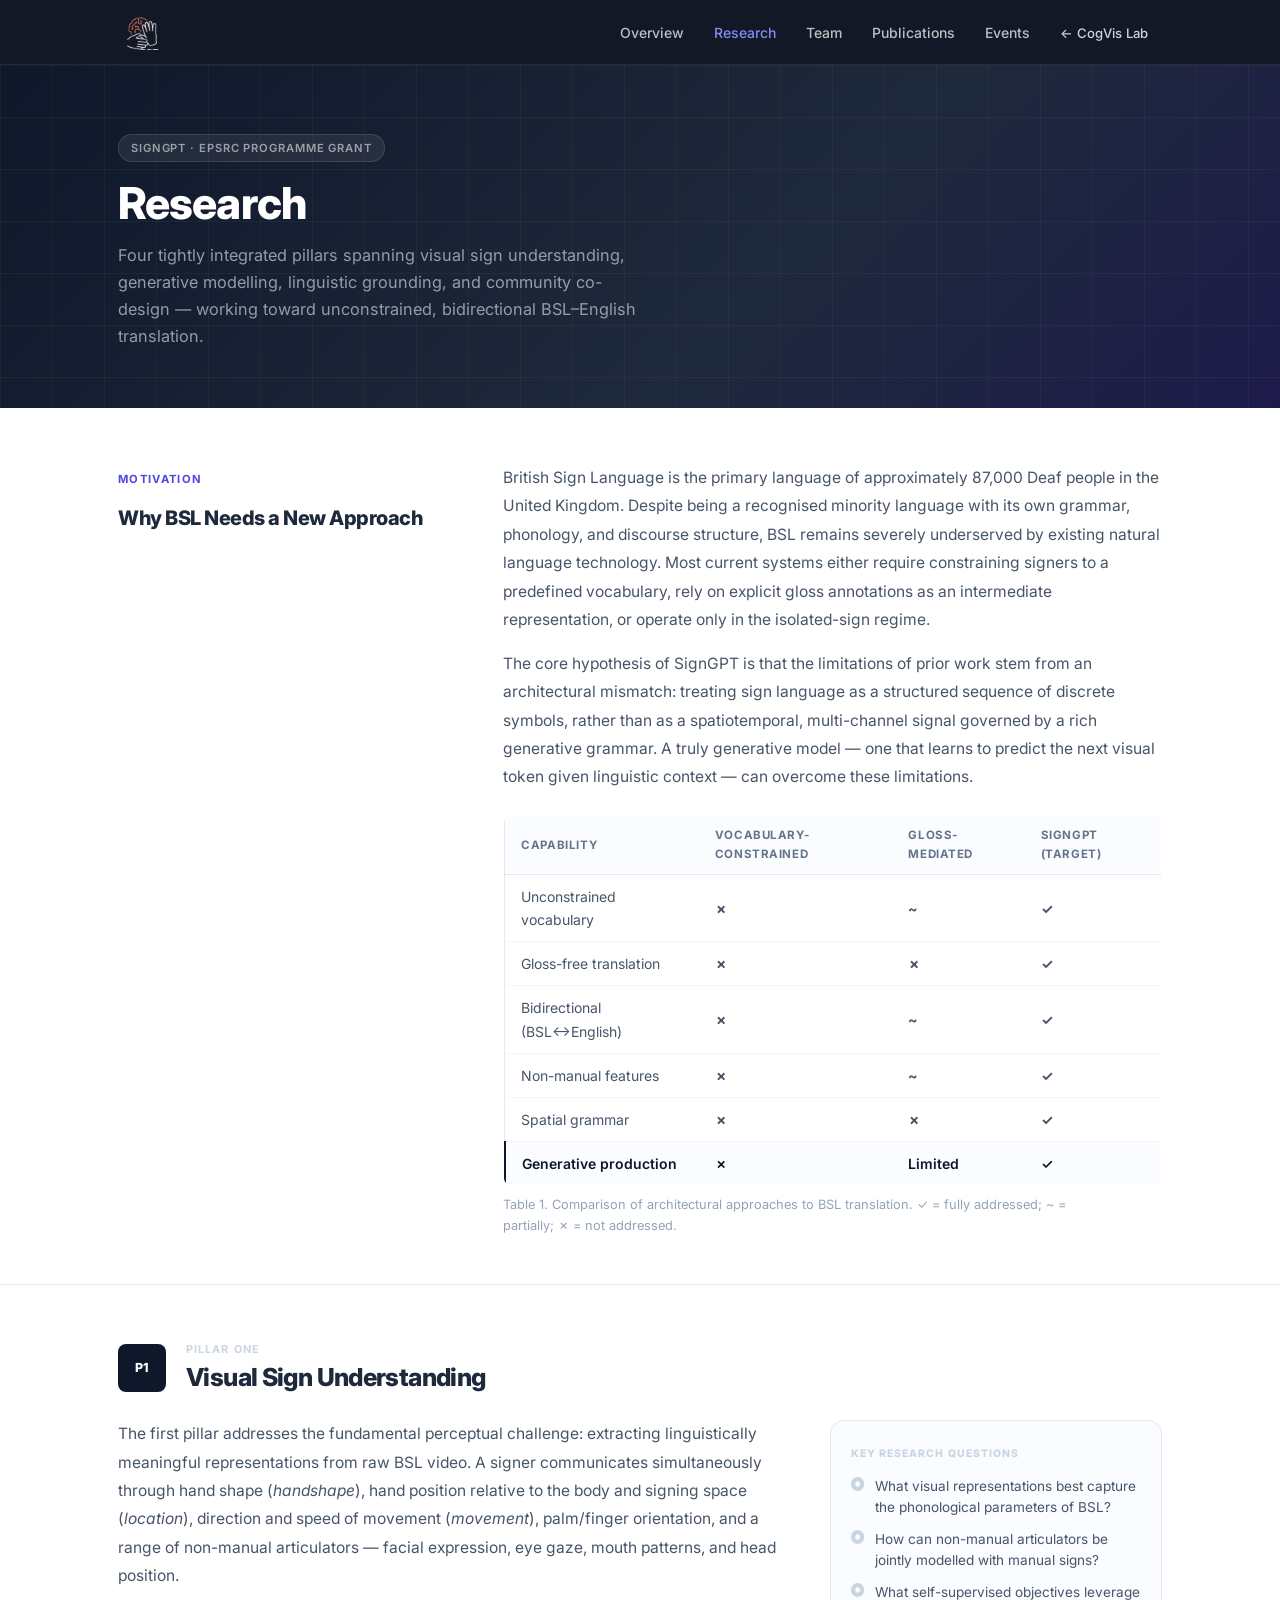
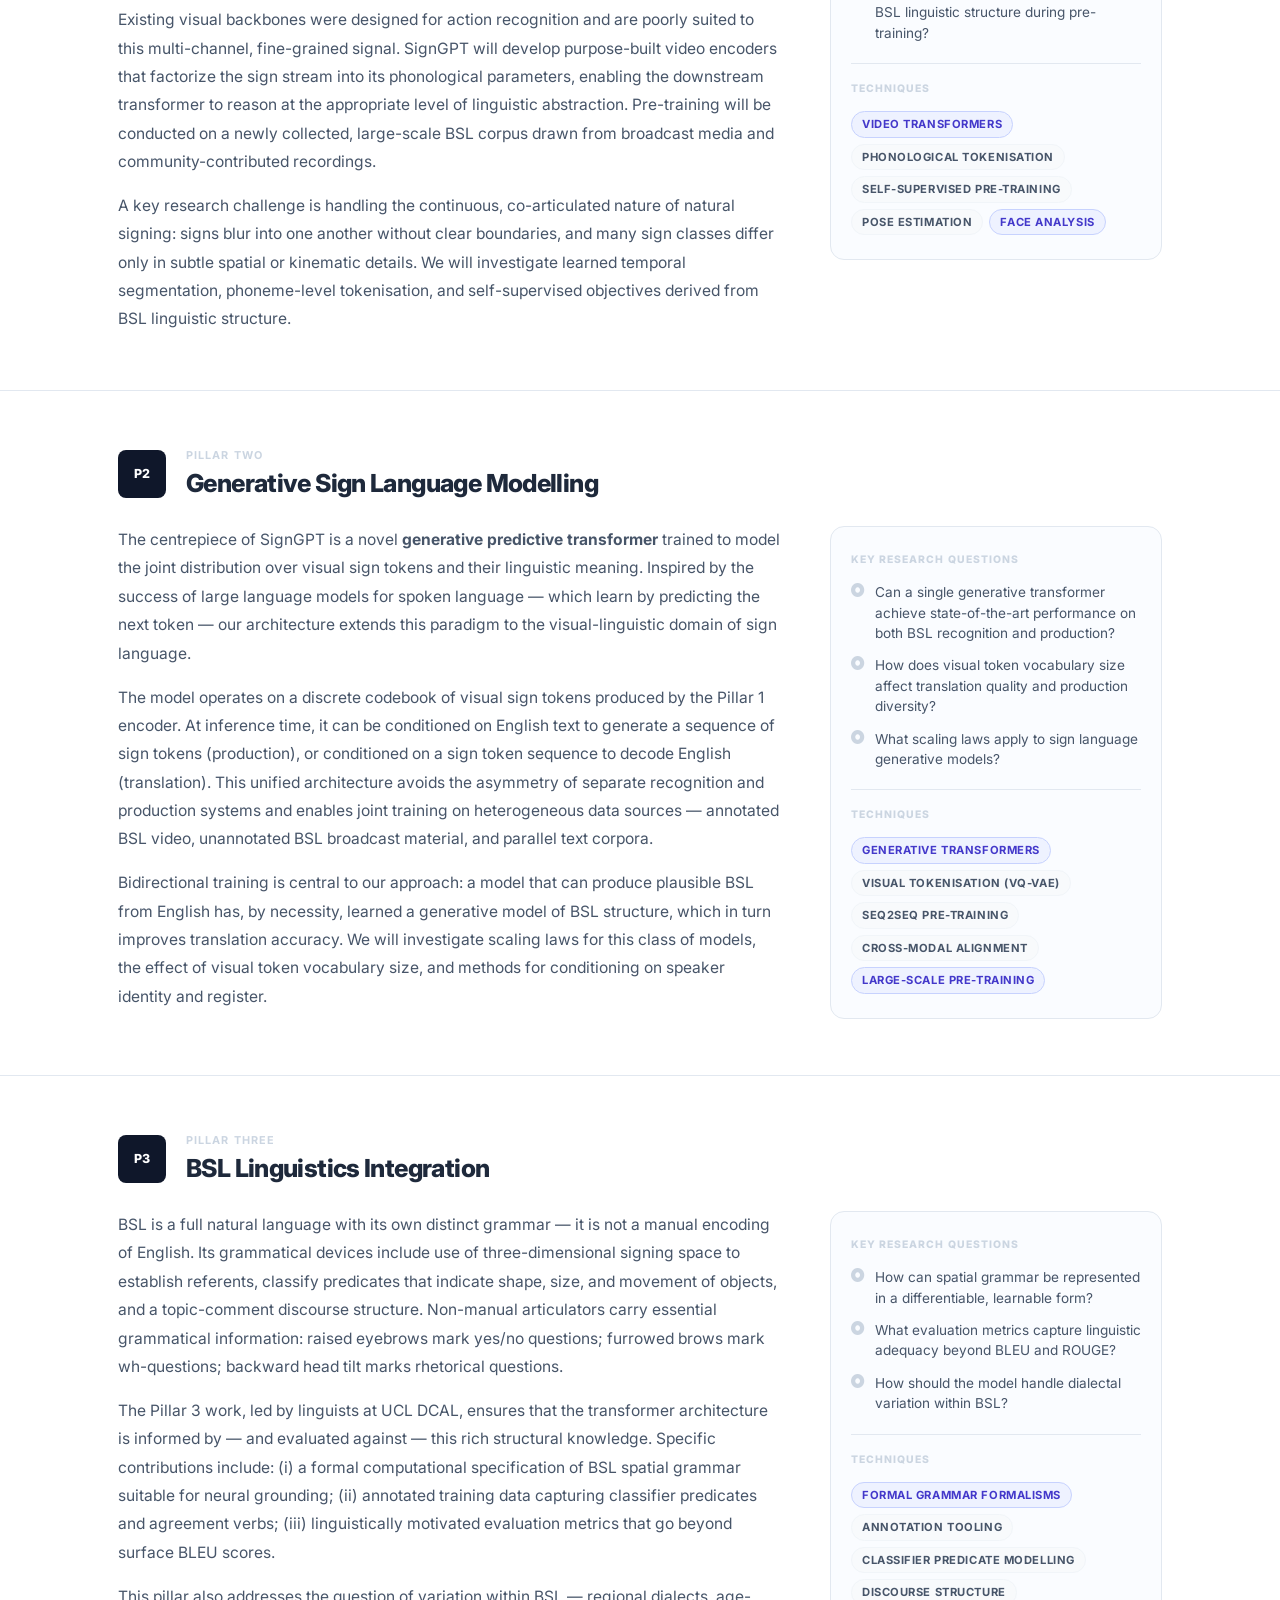
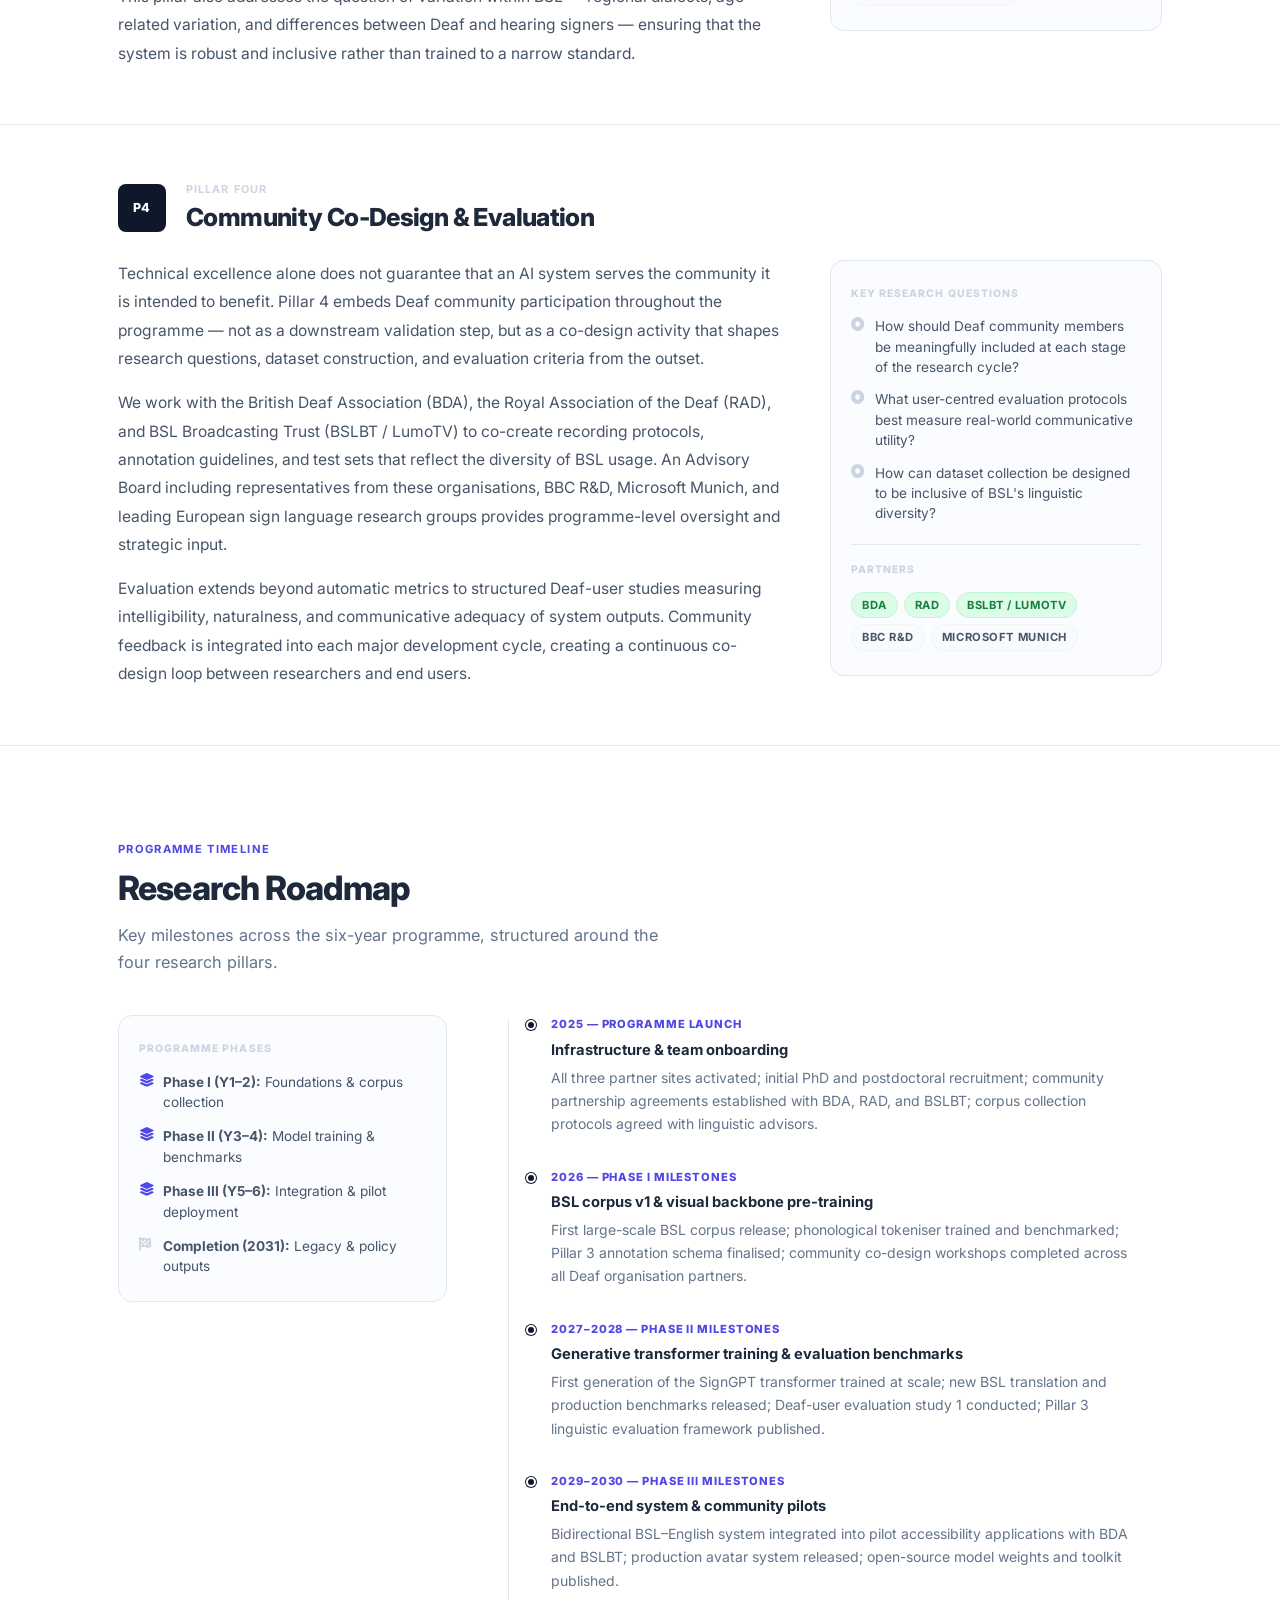
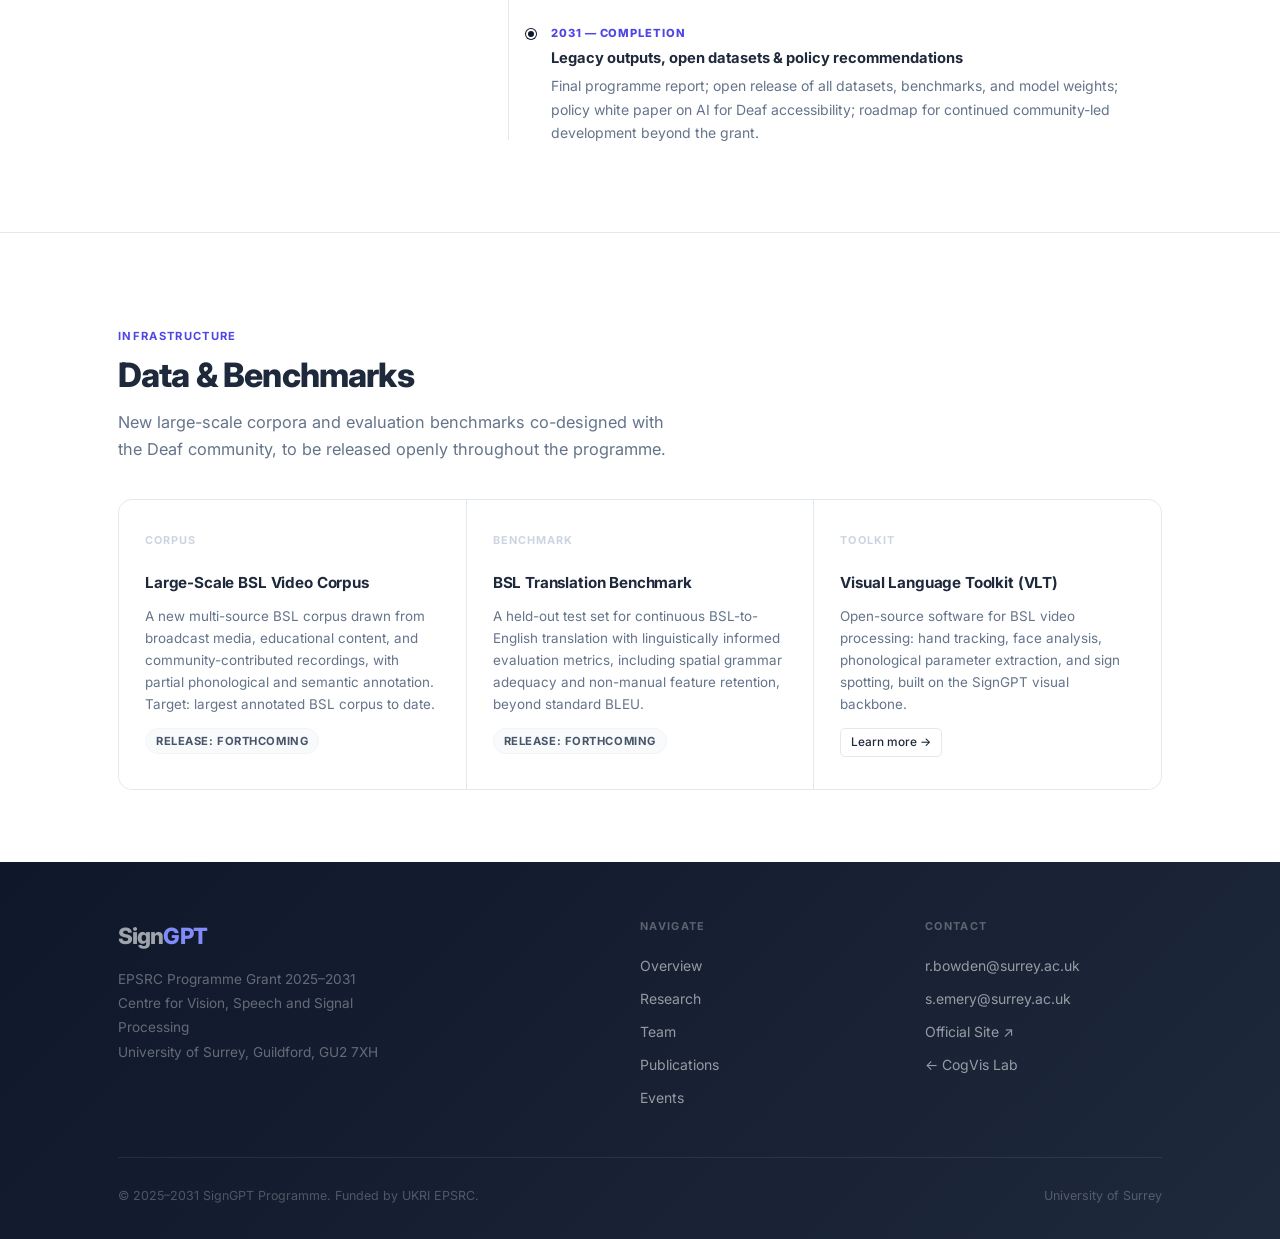
<file: signgpt/research.html>
<!DOCTYPE html>
<html lang="en">
<head>
  <meta charset="UTF-8" />
  <meta name="viewport" content="width=device-width, initial-scale=1.0" />
  <title>Research — SignGPT</title>
  <meta name="description" content="The four research pillars of the SignGPT EPSRC Programme Grant: visual sign understanding, generative modelling, BSL linguistics integration, and community co-design." />
  <link rel="stylesheet" href="../css/style.css" />
  <link rel="stylesheet" href="https://cdnjs.cloudflare.com/ajax/libs/font-awesome/6.5.0/css/all.min.css" />
  <style>
    .pillar-anchor { scroll-margin-top: 80px; }

    .pillar-block {
      padding: 56px 0;
      border-bottom: 1px solid var(--border-soft);
    }
    .pillar-block:last-child { border-bottom: none; }

    .pillar-header {
      display: flex;
      gap: 20px;
      align-items: flex-start;
      margin-bottom: 28px;
    }
    .pillar-num-badge {
      flex-shrink: 0;
      width: 48px;
      height: 48px;
      background: var(--black);
      color: #fff;
      border-radius: var(--radius-sm);
      display: flex;
      align-items: center;
      justify-content: center;
      font-size: 0.78rem;
      font-weight: 800;
      letter-spacing: .04em;
      text-transform: uppercase;
      margin-top: 3px;
    }
    .pillar-meta { flex: 1; }
    .pillar-eyebrow {
      font-size: 0.68rem;
      font-weight: 700;
      letter-spacing: .1em;
      text-transform: uppercase;
      color: var(--gray-400);
      margin-bottom: 4px;
    }
    .pillar-title-main {
      font-size: 1.55rem;
      font-weight: 800;
      letter-spacing: -0.025em;
      margin-bottom: 0;
    }

    .pillar-body {
      display: grid;
      grid-template-columns: 2fr 1fr;
      gap: 48px;
      align-items: start;
    }
    @media (max-width: 768px) {
      .pillar-body { grid-template-columns: 1fr; gap: 28px; }
    }

    .pillar-text p {
      font-size: 0.975rem;
      line-height: 1.82;
      color: var(--gray-700);
      margin-bottom: 1em;
      max-width: 68ch;
    }
    .pillar-text p:last-child { margin-bottom: 0; }

    .pillar-sidebar {
      background: var(--gray-50);
      border: 1px solid var(--border);
      border-radius: var(--radius);
      padding: 24px 20px;
    }
    .sidebar-label {
      font-size: 0.65rem;
      font-weight: 800;
      text-transform: uppercase;
      letter-spacing: .1em;
      color: var(--gray-400);
      margin-bottom: 14px;
    }
    .sidebar-item {
      display: flex;
      align-items: flex-start;
      gap: 10px;
      margin-bottom: 12px;
      font-size: 0.85rem;
      color: var(--gray-700);
      line-height: 1.5;
    }
    .sidebar-item:last-child { margin-bottom: 0; }
    .sidebar-item i {
      color: var(--gray-400);
      margin-top: 2px;
      flex-shrink: 0;
      width: 14px;
    }

    /* Timeline */
    .timeline { position: relative; padding-left: 24px; }
    .timeline::before {
      content: '';
      position: absolute;
      left: 5px;
      top: 4px;
      bottom: 4px;
      width: 1px;
      background: var(--border);
    }
    .tl-item {
      position: relative;
      padding: 0 0 32px 24px;
    }
    .tl-item:last-child { padding-bottom: 0; }
    .tl-item::before {
      content: '';
      position: absolute;
      left: -1px;
      top: 5px;
      width: 10px;
      height: 10px;
      border-radius: 50%;
      background: var(--black);
      border: 2px solid var(--bg);
      box-shadow: 0 0 0 1px var(--black);
    }
    .tl-year {
      font-size: 0.7rem;
      font-weight: 800;
      text-transform: uppercase;
      letter-spacing: .08em;
      color: var(--indigo);
      margin-bottom: 4px;
    }
    .tl-heading { font-weight: 700; font-size: 0.92rem; margin-bottom: 4px; }
    .tl-desc { font-size: 0.875rem; color: var(--gray-600); line-height: 1.65; max-width: 65ch; }

    /* Novelty table */
    .comparison-table {
      width: 100%;
      border-collapse: collapse;
      font-size: 0.875rem;
      border: 1px solid var(--border);
      border-radius: var(--radius-sm);
      overflow: hidden;
    }
    .comparison-table thead {
      background: var(--gray-50);
    }
    .comparison-table th {
      padding: 10px 16px;
      text-align: left;
      font-weight: 700;
      font-size: 0.72rem;
      color: var(--gray-600);
      text-transform: uppercase;
      letter-spacing: .05em;
      border-bottom: 1px solid var(--border);
    }
    .comparison-table td {
      padding: 10px 16px;
      border-bottom: 1px solid var(--border-soft);
      color: var(--gray-700);
      vertical-align: middle;
    }
    .comparison-table tr:last-child td { border-bottom: none; }
    .comparison-table tr.highlight td {
      background: var(--gray-50);
      font-weight: 600;
      color: var(--black);
    }
    .comparison-table tr.highlight td:first-child {
      border-left: 3px solid var(--black);
    }
    .check { color: #15803d; font-weight: 700; }
    .cross { color: #be123c; font-weight: 700; }
    .partial { color: #a16207; font-weight: 700; }
    .nav {
      background: rgba(10,15,30,.96);
      border-bottom-color: rgba(255,255,255,.08);
    }
    .nav.scrolled { box-shadow: 0 2px 24px rgba(0,0,0,.4); }
    .nav-links a { color: rgba(255,255,255,.72); }
    .nav-links a:hover { color: #fff; background: rgba(255,255,255,.07); }
    .nav-links a.active { color: #818cf8; background: transparent; }
    .nav-toggle span { background: rgba(255,255,255,.8); }
  </style>
</head>
<body>

<!-- ========== NAV ========== -->
<nav class="nav" role="navigation">
  <div class="container nav-inner">
    <a href="index.html" class="nav-logo" style="display:flex;align-items:center;gap:8px;">
      <img src="../assets/signgpt.png" alt="SignGPT" style="height:36px;width:auto;">
    </a>
    <button class="nav-toggle" aria-label="Toggle menu">
      <span></span><span></span><span></span>
    </button>
    <ul class="nav-links">
      <li><a href="index.html">Overview</a></li>
      <li><a href="research.html" class="active">Research</a></li>
      <li><a href="team.html">Team</a></li>
      <li><a href="publications.html">Publications</a></li>
      <li><a href="events.html">Events</a></li>
      <li><a href="../index.html" style="color:var(--gray-400); font-size:0.82rem;">← CogVis Lab</a></li>
    </ul>
  </div>
</nav>

<!-- ========== PAGE HEADER ========== -->
<div class="page-header">
  <div class="container page-header-inner">
    <div class="page-header-eyebrow">SignGPT · EPSRC Programme Grant</div>
    <h1>Research</h1>
    <p>
      Four tightly integrated pillars spanning visual sign understanding, generative modelling,
      linguistic grounding, and community co-design — working toward unconstrained,
      bidirectional BSL–English translation.
    </p>
  </div>
</div>

<!-- ========== MOTIVATION ========== -->
<section class="section" style="padding-top:56px; padding-bottom:48px; border-bottom:1px solid var(--border);">
  <div class="container">
    <div style="display:grid; grid-template-columns:1fr 2fr; gap:56px; align-items:start;">
      <div>
        <span class="section-eyebrow">Motivation</span>
        <h2 style="font-size:1.25rem; margin-top:8px;">Why BSL Needs a New Approach</h2>
      </div>
      <div>
        <p style="font-size:0.975rem; line-height:1.82; color:var(--gray-700); max-width:70ch; margin-bottom:1em;">
          British Sign Language is the primary language of approximately 87,000 Deaf people in the
          United Kingdom. Despite being a recognised minority language with its own grammar,
          phonology, and discourse structure, BSL remains severely underserved by existing
          natural language technology. Most current systems either require constraining signers
          to a predefined vocabulary, rely on explicit gloss annotations as an intermediate
          representation, or operate only in the isolated-sign regime.
        </p>
        <p style="font-size:0.975rem; line-height:1.82; color:var(--gray-700); max-width:70ch; margin-bottom:1.5em;">
          The core hypothesis of SignGPT is that the limitations of prior work stem from an
          architectural mismatch: treating sign language as a structured sequence of discrete
          symbols, rather than as a spatiotemporal, multi-channel signal governed by a rich
          generative grammar. A truly generative model — one that learns to predict the next
          visual token given linguistic context — can overcome these limitations.
        </p>
        <div style="overflow-x:auto; margin-top:1rem;">
          <table class="comparison-table">
            <thead>
              <tr>
                <th>Capability</th>
                <th>Vocabulary-constrained</th>
                <th>Gloss-mediated</th>
                <th>SignGPT (target)</th>
              </tr>
            </thead>
            <tbody>
              <tr>
                <td>Unconstrained vocabulary</td>
                <td class="cross">✗</td>
                <td class="partial">~</td>
                <td class="check">✓</td>
              </tr>
              <tr>
                <td>Gloss-free translation</td>
                <td class="cross">✗</td>
                <td class="cross">✗</td>
                <td class="check">✓</td>
              </tr>
              <tr>
                <td>Bidirectional (BSL↔English)</td>
                <td class="cross">✗</td>
                <td class="partial">~</td>
                <td class="check">✓</td>
              </tr>
              <tr>
                <td>Non-manual features</td>
                <td class="cross">✗</td>
                <td class="partial">~</td>
                <td class="check">✓</td>
              </tr>
              <tr>
                <td>Spatial grammar</td>
                <td class="cross">✗</td>
                <td class="cross">✗</td>
                <td class="check">✓</td>
              </tr>
              <tr class="highlight">
                <td>Generative production</td>
                <td class="cross">✗</td>
                <td class="partial">Limited</td>
                <td class="check">✓</td>
              </tr>
            </tbody>
          </table>
        </div>
        <p style="font-size:0.8rem; color:var(--gray-500); margin-top:8px;">
          Table 1. Comparison of architectural approaches to BSL translation.
          ✓ = fully addressed; ~ = partially; ✗ = not addressed.
        </p>
      </div>
    </div>
  </div>
</section>

<!-- ========== PILLAR 1 ========== -->
<section class="section" id="pillar-1" style="padding-top:0; padding-bottom:0; border-bottom:1px solid var(--border);">
  <div class="container">
    <div class="pillar-block pillar-anchor">
      <div class="pillar-header">
        <div class="pillar-num-badge">P1</div>
        <div class="pillar-meta">
          <div class="pillar-eyebrow">Pillar One</div>
          <h2 class="pillar-title-main">Visual Sign Understanding</h2>
        </div>
      </div>
      <div class="pillar-body">
        <div class="pillar-text">
          <p>
            The first pillar addresses the fundamental perceptual challenge: extracting
            linguistically meaningful representations from raw BSL video. A signer communicates
            simultaneously through hand shape (<em>handshape</em>), hand position relative to the
            body and signing space (<em>location</em>), direction and speed of movement
            (<em>movement</em>), palm/finger orientation, and a range of non-manual articulators
            — facial expression, eye gaze, mouth patterns, and head position.
          </p>
          <p>
            Existing visual backbones were designed for action recognition and are poorly suited
            to this multi-channel, fine-grained signal. SignGPT will develop purpose-built video
            encoders that factorize the sign stream into its phonological parameters, enabling
            the downstream transformer to reason at the appropriate level of linguistic
            abstraction. Pre-training will be conducted on a newly collected, large-scale BSL
            corpus drawn from broadcast media and community-contributed recordings.
          </p>
          <p>
            A key research challenge is handling the continuous, co-articulated nature of
            natural signing: signs blur into one another without clear boundaries, and many
            sign classes differ only in subtle spatial or kinematic details. We will investigate
            learned temporal segmentation, phoneme-level tokenisation, and self-supervised
            objectives derived from BSL linguistic structure.
          </p>
        </div>
        <div class="pillar-sidebar">
          <div class="sidebar-label">Key Research Questions</div>
          <div class="sidebar-item">
            <i class="fas fa-circle-dot"></i>
            <span>What visual representations best capture the phonological parameters of BSL?</span>
          </div>
          <div class="sidebar-item">
            <i class="fas fa-circle-dot"></i>
            <span>How can non-manual articulators be jointly modelled with manual signs?</span>
          </div>
          <div class="sidebar-item">
            <i class="fas fa-circle-dot"></i>
            <span>What self-supervised objectives leverage BSL linguistic structure during pre-training?</span>
          </div>
          <div style="margin-top:20px; padding-top:16px; border-top:1px solid var(--border);">
            <div class="sidebar-label">Techniques</div>
            <div style="display:flex; flex-wrap:wrap; gap:6px;">
              <span class="badge badge-indigo">Video transformers</span>
              <span class="badge">Phonological tokenisation</span>
              <span class="badge">Self-supervised pre-training</span>
              <span class="badge">Pose estimation</span>
              <span class="badge badge-indigo">Face analysis</span>
            </div>
          </div>
        </div>
      </div>
    </div>
  </div>
</section>

<!-- ========== PILLAR 2 ========== -->
<section class="section" id="pillar-2" style="padding-top:0; padding-bottom:0; border-bottom:1px solid var(--border);">
  <div class="container">
    <div class="pillar-block pillar-anchor">
      <div class="pillar-header">
        <div class="pillar-num-badge">P2</div>
        <div class="pillar-meta">
          <div class="pillar-eyebrow">Pillar Two</div>
          <h2 class="pillar-title-main">Generative Sign Language Modelling</h2>
        </div>
      </div>
      <div class="pillar-body">
        <div class="pillar-text">
          <p>
            The centrepiece of SignGPT is a novel <strong>generative predictive transformer</strong>
            trained to model the joint distribution over visual sign tokens and their linguistic
            meaning. Inspired by the success of large language models for spoken language —
            which learn by predicting the next token — our architecture extends this paradigm
            to the visual-linguistic domain of sign language.
          </p>
          <p>
            The model operates on a discrete codebook of visual sign tokens produced by the
            Pillar 1 encoder. At inference time, it can be conditioned on English text to
            generate a sequence of sign tokens (production), or conditioned on a sign token
            sequence to decode English (translation). This unified architecture avoids the
            asymmetry of separate recognition and production systems and enables joint training
            on heterogeneous data sources — annotated BSL video, unannotated BSL broadcast
            material, and parallel text corpora.
          </p>
          <p>
            Bidirectional training is central to our approach: a model that can produce
            plausible BSL from English has, by necessity, learned a generative model of BSL
            structure, which in turn improves translation accuracy. We will investigate
            scaling laws for this class of models, the effect of visual token vocabulary size,
            and methods for conditioning on speaker identity and register.
          </p>
        </div>
        <div class="pillar-sidebar">
          <div class="sidebar-label">Key Research Questions</div>
          <div class="sidebar-item">
            <i class="fas fa-circle-dot"></i>
            <span>Can a single generative transformer achieve state-of-the-art performance on both BSL recognition and production?</span>
          </div>
          <div class="sidebar-item">
            <i class="fas fa-circle-dot"></i>
            <span>How does visual token vocabulary size affect translation quality and production diversity?</span>
          </div>
          <div class="sidebar-item">
            <i class="fas fa-circle-dot"></i>
            <span>What scaling laws apply to sign language generative models?</span>
          </div>
          <div style="margin-top:20px; padding-top:16px; border-top:1px solid var(--border);">
            <div class="sidebar-label">Techniques</div>
            <div style="display:flex; flex-wrap:wrap; gap:6px;">
              <span class="badge badge-indigo">Generative transformers</span>
              <span class="badge">Visual tokenisation (VQ-VAE)</span>
              <span class="badge">Seq2Seq pre-training</span>
              <span class="badge">Cross-modal alignment</span>
              <span class="badge badge-indigo">Large-scale pre-training</span>
            </div>
          </div>
        </div>
      </div>
    </div>
  </div>
</section>

<!-- ========== PILLAR 3 ========== -->
<section class="section" id="pillar-3" style="padding-top:0; padding-bottom:0; border-bottom:1px solid var(--border);">
  <div class="container">
    <div class="pillar-block pillar-anchor">
      <div class="pillar-header">
        <div class="pillar-num-badge">P3</div>
        <div class="pillar-meta">
          <div class="pillar-eyebrow">Pillar Three</div>
          <h2 class="pillar-title-main">BSL Linguistics Integration</h2>
        </div>
      </div>
      <div class="pillar-body">
        <div class="pillar-text">
          <p>
            BSL is a full natural language with its own distinct grammar — it is not a manual
            encoding of English. Its grammatical devices include use of three-dimensional signing
            space to establish referents, classify predicates that indicate shape, size, and
            movement of objects, and a topic-comment discourse structure. Non-manual articulators
            carry essential grammatical information: raised eyebrows mark yes/no questions;
            furrowed brows mark wh-questions; backward head tilt marks rhetorical questions.
          </p>
          <p>
            The Pillar 3 work, led by linguists at UCL DCAL, ensures that the transformer
            architecture is informed by — and evaluated against — this rich structural knowledge.
            Specific contributions include: (i) a formal computational specification of BSL
            spatial grammar suitable for neural grounding; (ii) annotated training data capturing
            classifier predicates and agreement verbs; (iii) linguistically motivated evaluation
            metrics that go beyond surface BLEU scores.
          </p>
          <p>
            This pillar also addresses the question of variation within BSL — regional dialects,
            age-related variation, and differences between Deaf and hearing signers — ensuring
            that the system is robust and inclusive rather than trained to a narrow standard.
          </p>
        </div>
        <div class="pillar-sidebar">
          <div class="sidebar-label">Key Research Questions</div>
          <div class="sidebar-item">
            <i class="fas fa-circle-dot"></i>
            <span>How can spatial grammar be represented in a differentiable, learnable form?</span>
          </div>
          <div class="sidebar-item">
            <i class="fas fa-circle-dot"></i>
            <span>What evaluation metrics capture linguistic adequacy beyond BLEU and ROUGE?</span>
          </div>
          <div class="sidebar-item">
            <i class="fas fa-circle-dot"></i>
            <span>How should the model handle dialectal variation within BSL?</span>
          </div>
          <div style="margin-top:20px; padding-top:16px; border-top:1px solid var(--border);">
            <div class="sidebar-label">Techniques</div>
            <div style="display:flex; flex-wrap:wrap; gap:6px;">
              <span class="badge badge-indigo">Formal grammar formalisms</span>
              <span class="badge">Annotation tooling</span>
              <span class="badge">Classifier predicate modelling</span>
              <span class="badge">Discourse structure</span>
            </div>
          </div>
        </div>
      </div>
    </div>
  </div>
</section>

<!-- ========== PILLAR 4 ========== -->
<section class="section" id="pillar-4" style="padding-top:0; padding-bottom:0; border-bottom:1px solid var(--border);">
  <div class="container">
    <div class="pillar-block pillar-anchor">
      <div class="pillar-header">
        <div class="pillar-num-badge">P4</div>
        <div class="pillar-meta">
          <div class="pillar-eyebrow">Pillar Four</div>
          <h2 class="pillar-title-main">Community Co-Design &amp; Evaluation</h2>
        </div>
      </div>
      <div class="pillar-body">
        <div class="pillar-text">
          <p>
            Technical excellence alone does not guarantee that an AI system serves the
            community it is intended to benefit. Pillar 4 embeds Deaf community participation
            throughout the programme — not as a downstream validation step, but as a
            co-design activity that shapes research questions, dataset construction, and
            evaluation criteria from the outset.
          </p>
          <p>
            We work with the British Deaf Association (BDA), the Royal Association of the Deaf
            (RAD), and BSL Broadcasting Trust (BSLBT / LumoTV) to co-create recording protocols,
            annotation guidelines, and test sets that reflect the diversity of BSL usage. An
            Advisory Board including representatives from these organisations, BBC R&amp;D,
            Microsoft Munich, and leading European sign language research groups provides
            programme-level oversight and strategic input.
          </p>
          <p>
            Evaluation extends beyond automatic metrics to structured Deaf-user studies measuring
            intelligibility, naturalness, and communicative adequacy of system outputs.
            Community feedback is integrated into each major development cycle, creating a
            continuous co-design loop between researchers and end users.
          </p>
        </div>
        <div class="pillar-sidebar">
          <div class="sidebar-label">Key Research Questions</div>
          <div class="sidebar-item">
            <i class="fas fa-circle-dot"></i>
            <span>How should Deaf community members be meaningfully included at each stage of the research cycle?</span>
          </div>
          <div class="sidebar-item">
            <i class="fas fa-circle-dot"></i>
            <span>What user-centred evaluation protocols best measure real-world communicative utility?</span>
          </div>
          <div class="sidebar-item">
            <i class="fas fa-circle-dot"></i>
            <span>How can dataset collection be designed to be inclusive of BSL's linguistic diversity?</span>
          </div>
          <div style="margin-top:20px; padding-top:16px; border-top:1px solid var(--border);">
            <div class="sidebar-label">Partners</div>
            <div style="display:flex; flex-wrap:wrap; gap:6px;">
              <span class="badge badge-green">BDA</span>
              <span class="badge badge-green">RAD</span>
              <span class="badge badge-green">BSLBT / LumoTV</span>
              <span class="badge">BBC R&D</span>
              <span class="badge">Microsoft Munich</span>
            </div>
          </div>
        </div>
      </div>
    </div>
  </div>
</section>

<!-- ========== ROADMAP ========== -->
<section class="section" style="border-bottom:1px solid var(--border);">
  <div class="container">
    <div class="section-header" style="margin-bottom:40px;">
      <span class="section-eyebrow">Programme Timeline</span>
      <h2 class="section-title">Research Roadmap</h2>
      <p class="section-desc">
        Key milestones across the six-year programme, structured around the four research pillars.
      </p>
    </div>
    <div style="display:grid; grid-template-columns:1fr 2fr; gap:56px; align-items:start;">
      <div style="background:var(--gray-50); border:1px solid var(--border); border-radius:var(--radius); padding:24px 20px;">
        <div class="sidebar-label">Programme Phases</div>
        <div class="sidebar-item" style="margin-bottom:14px;">
          <i class="fas fa-layer-group" style="color:var(--indigo);"></i>
          <span><strong>Phase I (Y1–2):</strong> Foundations &amp; corpus collection</span>
        </div>
        <div class="sidebar-item" style="margin-bottom:14px;">
          <i class="fas fa-layer-group" style="color:var(--indigo);"></i>
          <span><strong>Phase II (Y3–4):</strong> Model training &amp; benchmarks</span>
        </div>
        <div class="sidebar-item" style="margin-bottom:14px;">
          <i class="fas fa-layer-group" style="color:var(--indigo);"></i>
          <span><strong>Phase III (Y5–6):</strong> Integration &amp; pilot deployment</span>
        </div>
        <div class="sidebar-item">
          <i class="fas fa-flag-checkered"></i>
          <span><strong>Completion (2031):</strong> Legacy &amp; policy outputs</span>
        </div>
      </div>
      <div class="timeline">
        <div class="tl-item">
          <div class="tl-year">2025 — Programme Launch</div>
          <div class="tl-heading">Infrastructure &amp; team onboarding</div>
          <div class="tl-desc">
            All three partner sites activated; initial PhD and postdoctoral recruitment;
            community partnership agreements established with BDA, RAD, and BSLBT;
            corpus collection protocols agreed with linguistic advisors.
          </div>
        </div>
        <div class="tl-item">
          <div class="tl-year">2026 — Phase I Milestones</div>
          <div class="tl-heading">BSL corpus v1 &amp; visual backbone pre-training</div>
          <div class="tl-desc">
            First large-scale BSL corpus release; phonological tokeniser trained and
            benchmarked; Pillar 3 annotation schema finalised; community co-design
            workshops completed across all Deaf organisation partners.
          </div>
        </div>
        <div class="tl-item">
          <div class="tl-year">2027–2028 — Phase II Milestones</div>
          <div class="tl-heading">Generative transformer training &amp; evaluation benchmarks</div>
          <div class="tl-desc">
            First generation of the SignGPT transformer trained at scale; new BSL
            translation and production benchmarks released; Deaf-user evaluation study 1
            conducted; Pillar 3 linguistic evaluation framework published.
          </div>
        </div>
        <div class="tl-item">
          <div class="tl-year">2029–2030 — Phase III Milestones</div>
          <div class="tl-heading">End-to-end system &amp; community pilots</div>
          <div class="tl-desc">
            Bidirectional BSL–English system integrated into pilot accessibility
            applications with BDA and BSLBT; production avatar system released;
            open-source model weights and toolkit published.
          </div>
        </div>
        <div class="tl-item">
          <div class="tl-year">2031 — Completion</div>
          <div class="tl-heading">Legacy outputs, open datasets &amp; policy recommendations</div>
          <div class="tl-desc">
            Final programme report; open release of all datasets, benchmarks, and
            model weights; policy white paper on AI for Deaf accessibility;
            roadmap for continued community-led development beyond the grant.
          </div>
        </div>
      </div>
    </div>
  </div>
</section>

<!-- ========== DATA & BENCHMARKS ========== -->
<section class="section" style="padding-bottom:72px;">
  <div class="container">
    <div class="section-header" style="margin-bottom:36px;">
      <span class="section-eyebrow">Infrastructure</span>
      <h2 class="section-title">Data &amp; Benchmarks</h2>
      <p class="section-desc">
        New large-scale corpora and evaluation benchmarks co-designed with the Deaf community,
        to be released openly throughout the programme.
      </p>
    </div>
    <div class="area-grid" style="grid-template-columns:repeat(3, 1fr);">
      <div class="area-card">
        <div class="area-num">Corpus</div>
        <div class="area-name">Large-Scale BSL Video Corpus</div>
        <p class="area-desc">
          A new multi-source BSL corpus drawn from broadcast media, educational content,
          and community-contributed recordings, with partial phonological and semantic
          annotation. Target: largest annotated BSL corpus to date.
        </p>
        <span class="badge" style="margin-top:12px;">Release: forthcoming</span>
      </div>
      <div class="area-card">
        <div class="area-num">Benchmark</div>
        <div class="area-name">BSL Translation Benchmark</div>
        <p class="area-desc">
          A held-out test set for continuous BSL-to-English translation with
          linguistically informed evaluation metrics, including spatial grammar
          adequacy and non-manual feature retention, beyond standard BLEU.
        </p>
        <span class="badge" style="margin-top:12px;">Release: forthcoming</span>
      </div>
      <div class="area-card">
        <div class="area-num">Toolkit</div>
        <div class="area-name">Visual Language Toolkit (VLT)</div>
        <p class="area-desc">
          Open-source software for BSL video processing: hand tracking, face analysis,
          phonological parameter extraction, and sign spotting, built on the
          SignGPT visual backbone.
        </p>
        <a href="events.html#resources" class="btn btn-outline btn-xs" style="margin-top:12px; display:inline-flex;">
          Learn more →
        </a>
      </div>
    </div>
  </div>
</section>

<!-- ========== FOOTER ========== -->
<footer>
  <div class="container">
    <div class="footer-grid">
      <div>
        <div class="footer-logo">Sign<span style="color:#818cf8">GPT</span></div>
        <p class="footer-desc">
          EPSRC Programme Grant 2025–2031<br />
          Centre for Vision, Speech and Signal Processing<br />
          University of Surrey, Guildford, GU2 7XH
        </p>
      </div>
      <div>
        <div class="footer-col-title">Navigate</div>
        <div class="footer-links">
          <a href="index.html">Overview</a>
          <a href="research.html">Research</a>
          <a href="team.html">Team</a>
          <a href="publications.html">Publications</a>
          <a href="events.html">Events</a>
        </div>
      </div>
      <div>
        <div class="footer-col-title">Contact</div>
        <div class="footer-links">
          <a href="mailto:r.bowden@surrey.ac.uk">r.bowden@surrey.ac.uk</a>
          <a href="mailto:s.emery@surrey.ac.uk">s.emery@surrey.ac.uk</a>
          <a href="https://sites.google.com/view/signgpt/home" target="_blank" rel="noopener">Official Site ↗</a>
          <a href="../index.html">← CogVis Lab</a>
        </div>
      </div>
    </div>
    <div class="footer-bottom">
      <span class="footer-copy">© 2025–2031 SignGPT Programme. Funded by UKRI EPSRC.</span>
      <span class="footer-copy">University of Surrey</span>
    </div>
  </div>
<!-- Start of Signapse Web Translation Plugin Script Tag  -->
<script src="https://translations.signapsesolutions.com/beta/signapse-loader.umd.js" app-id="1d5ee253-de29-4036-b0f0-c5a0ceede3e6" version="v2" id="signapse" position="bottom-right" disable-survey></script>
<!-- End of Signapse Web Translation Plugin Script Tag -->
</footer>

<script src="../js/main.js"></script>
</body>
</html>
</file>
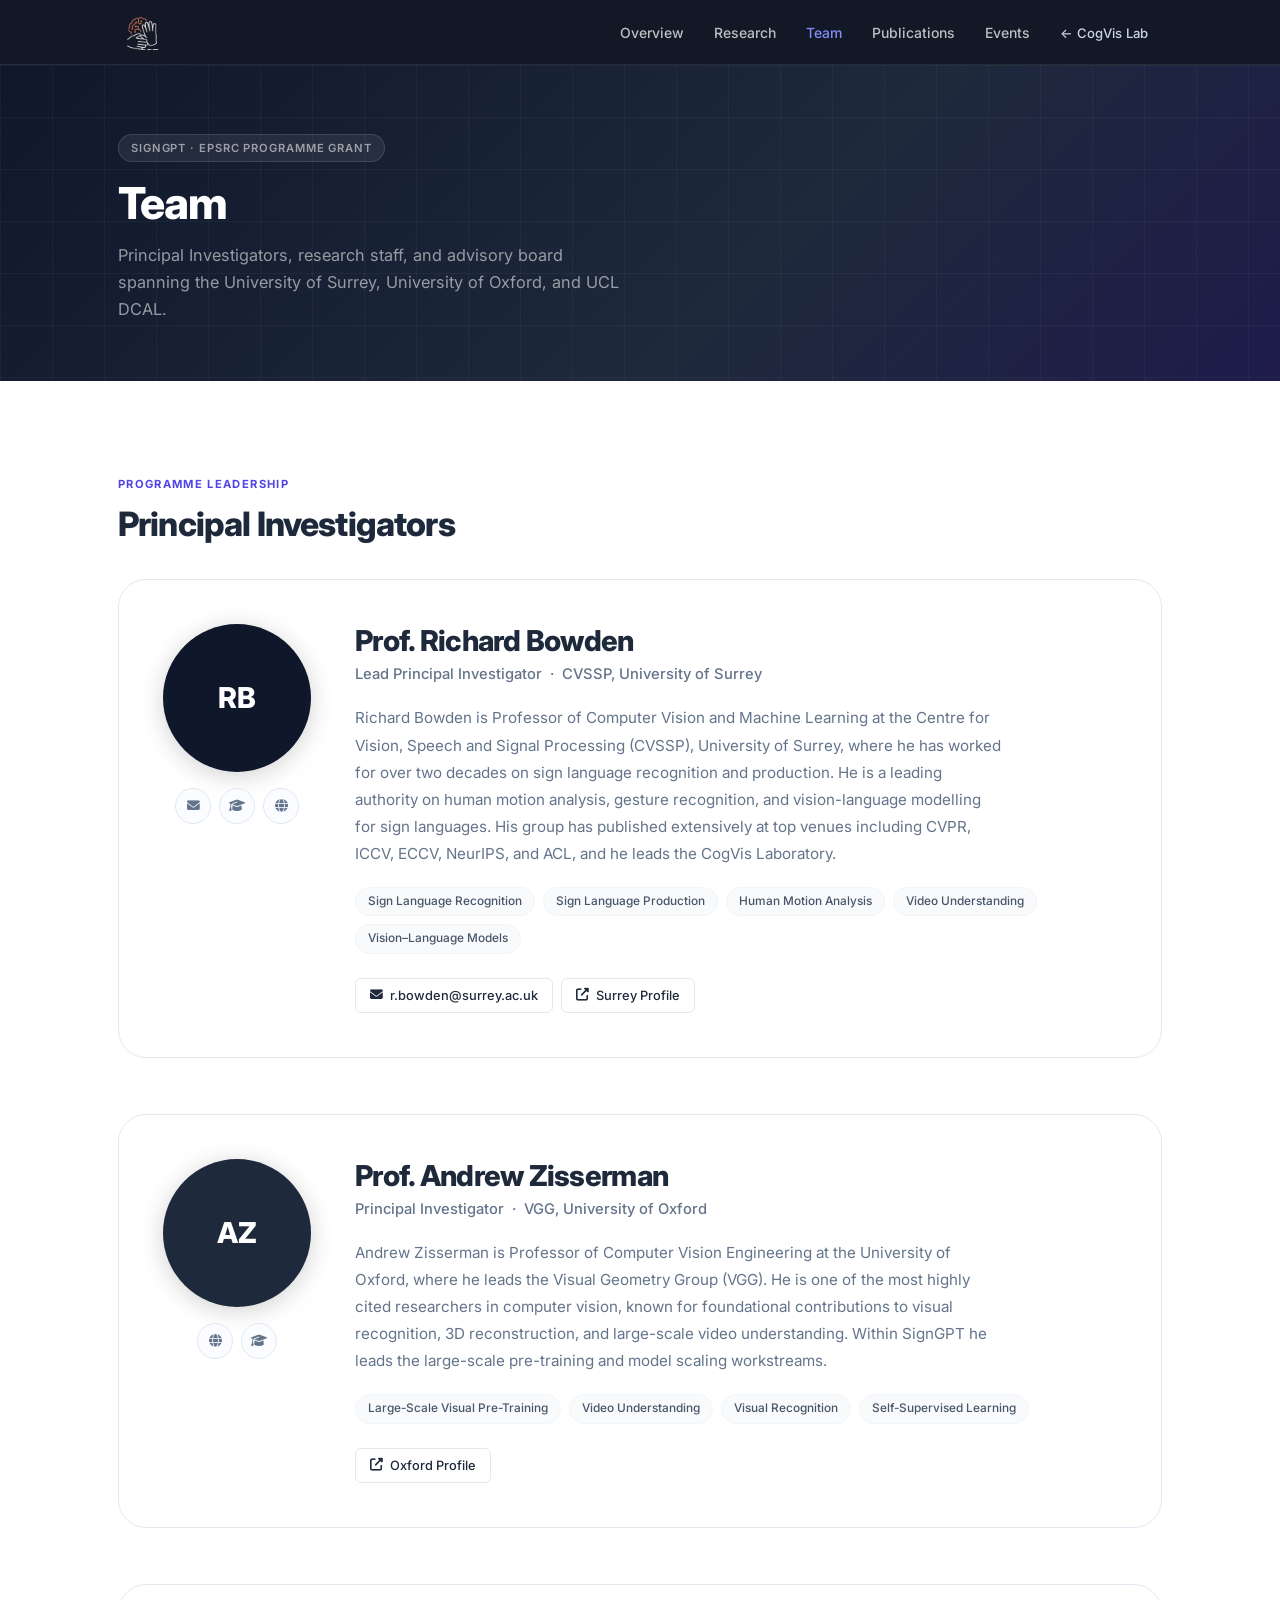
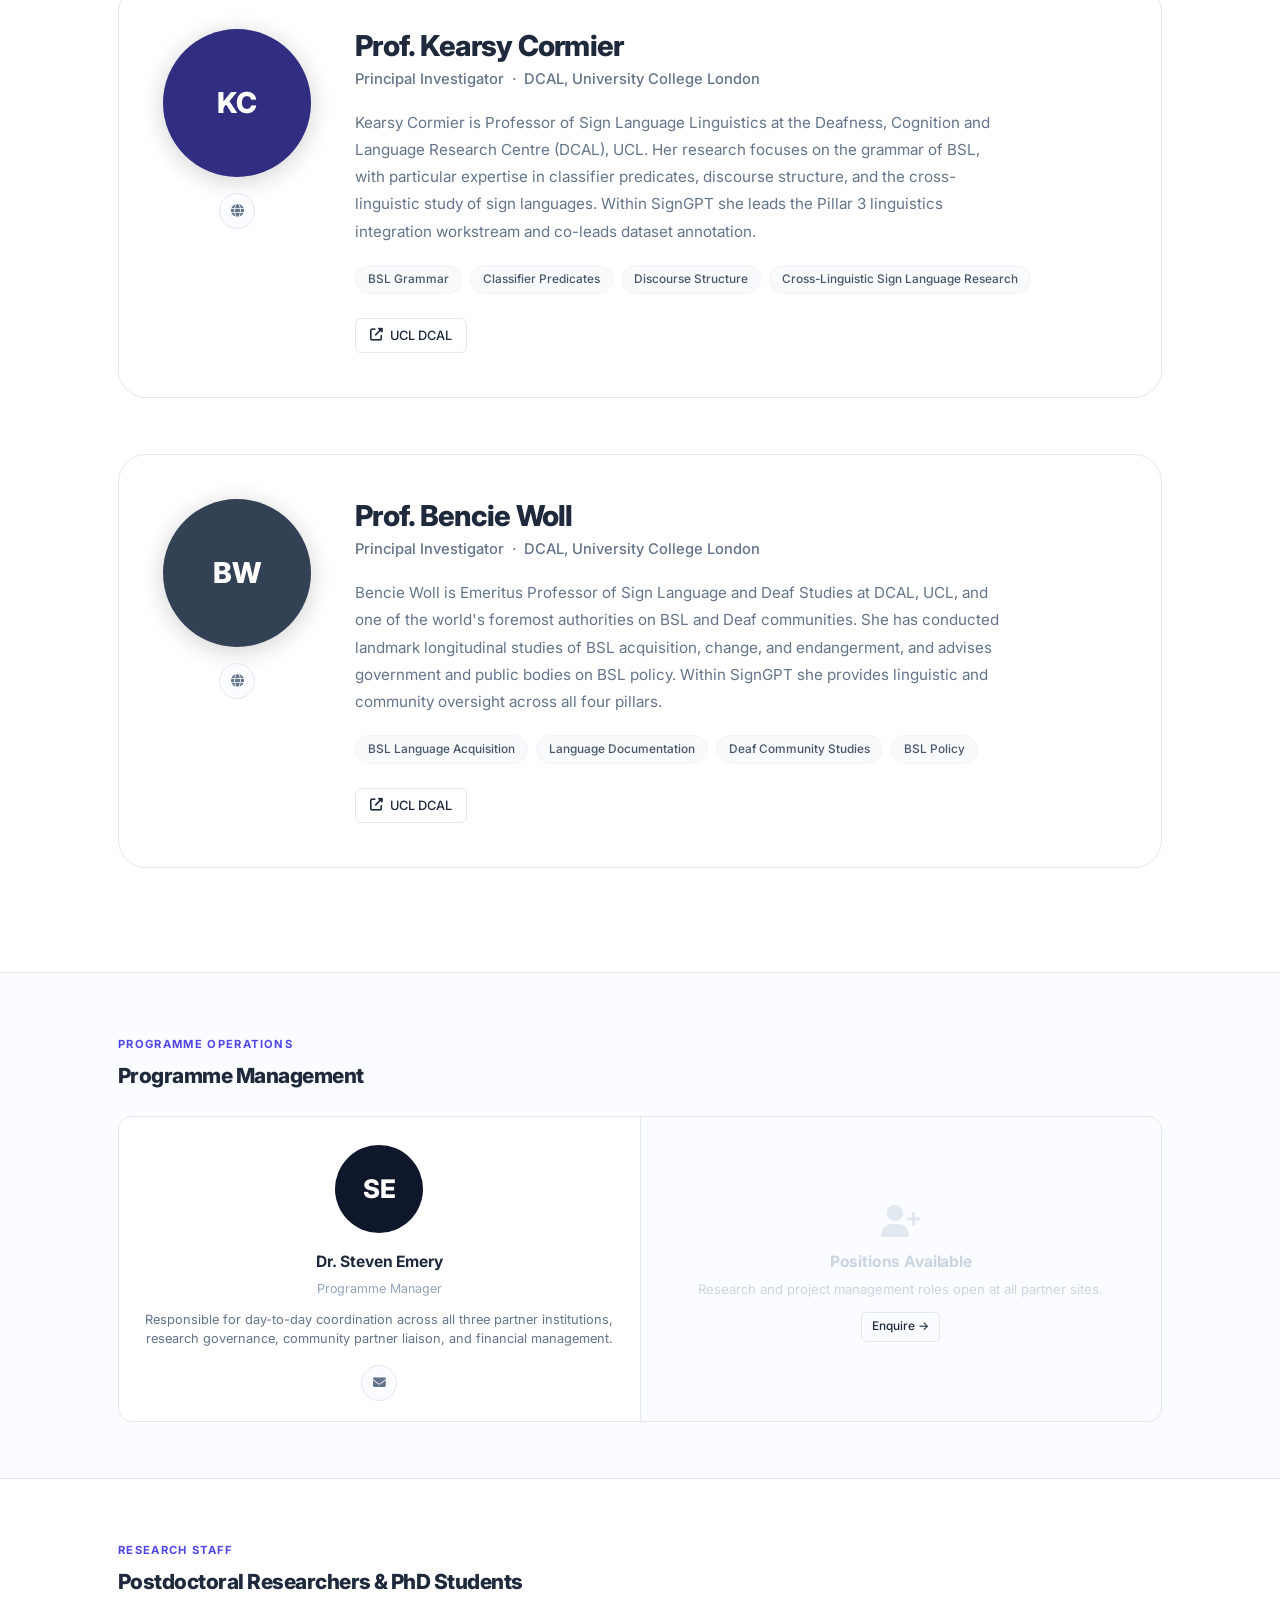
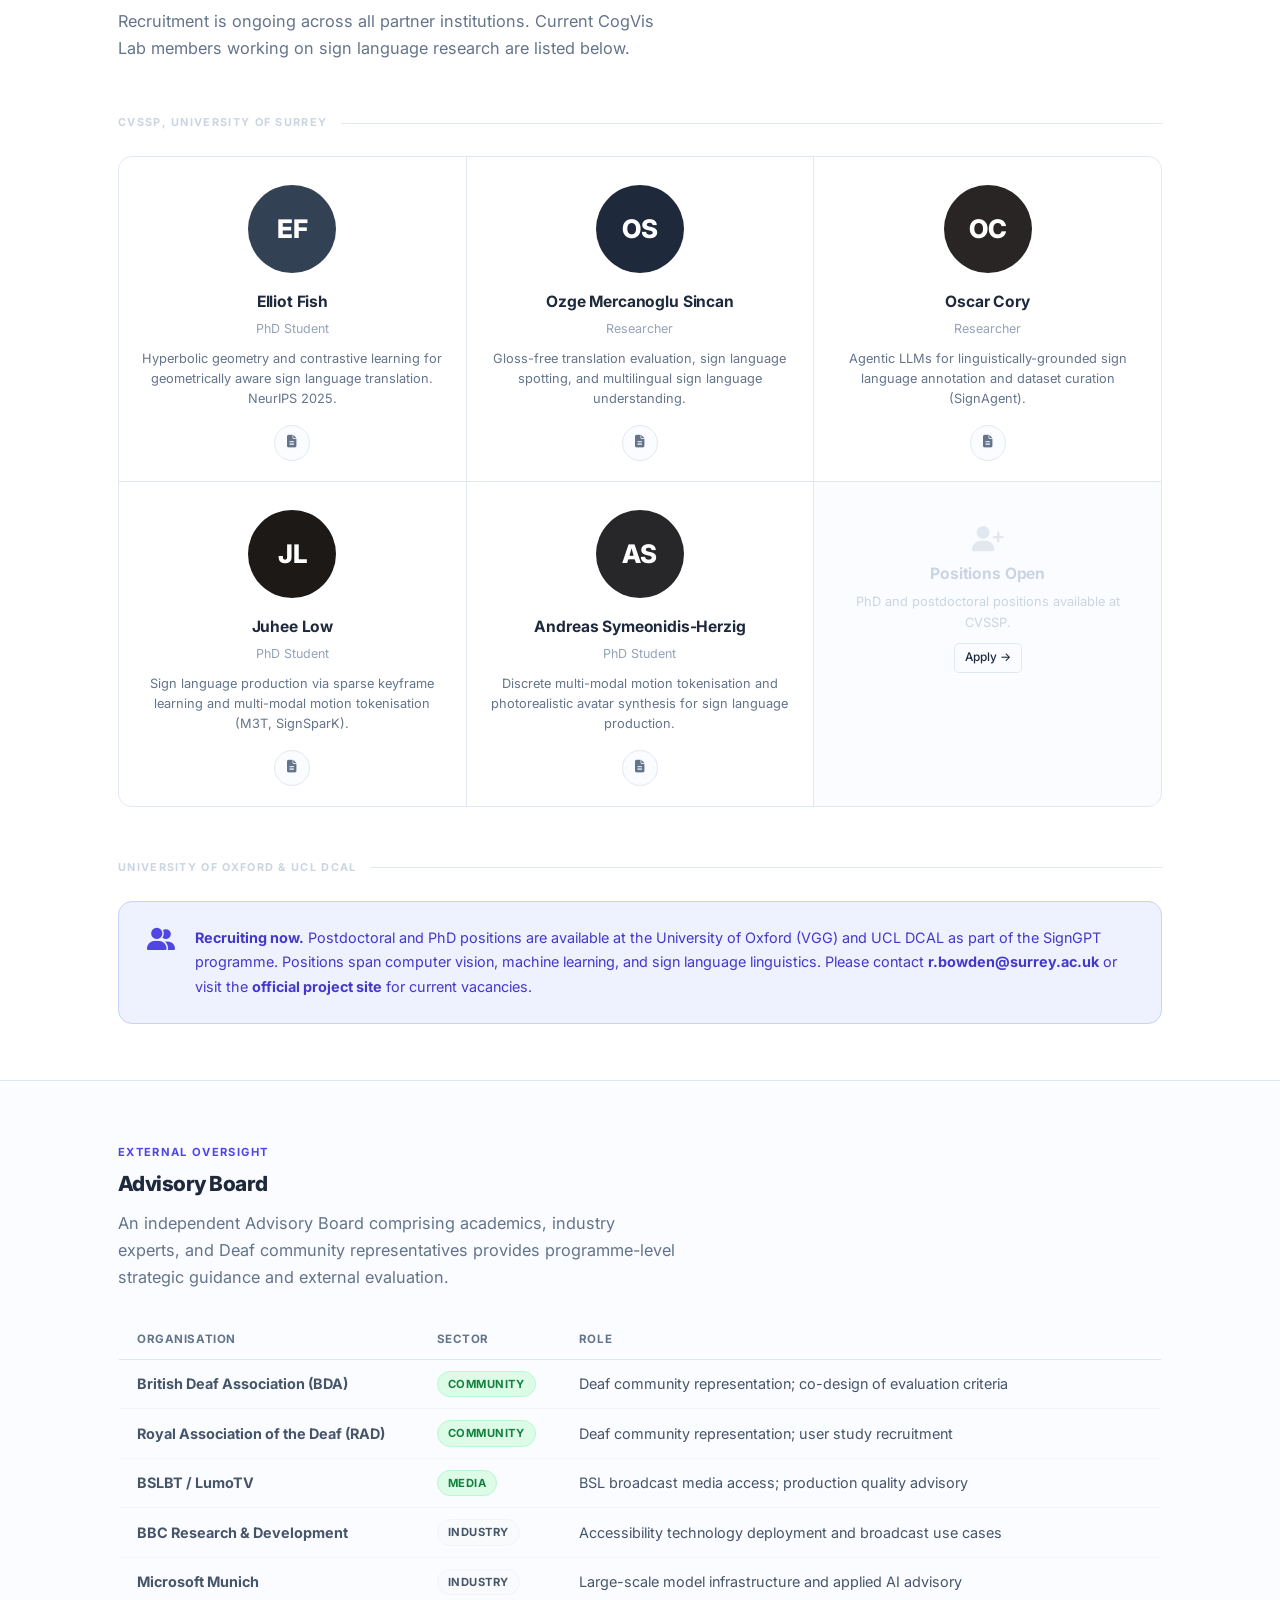
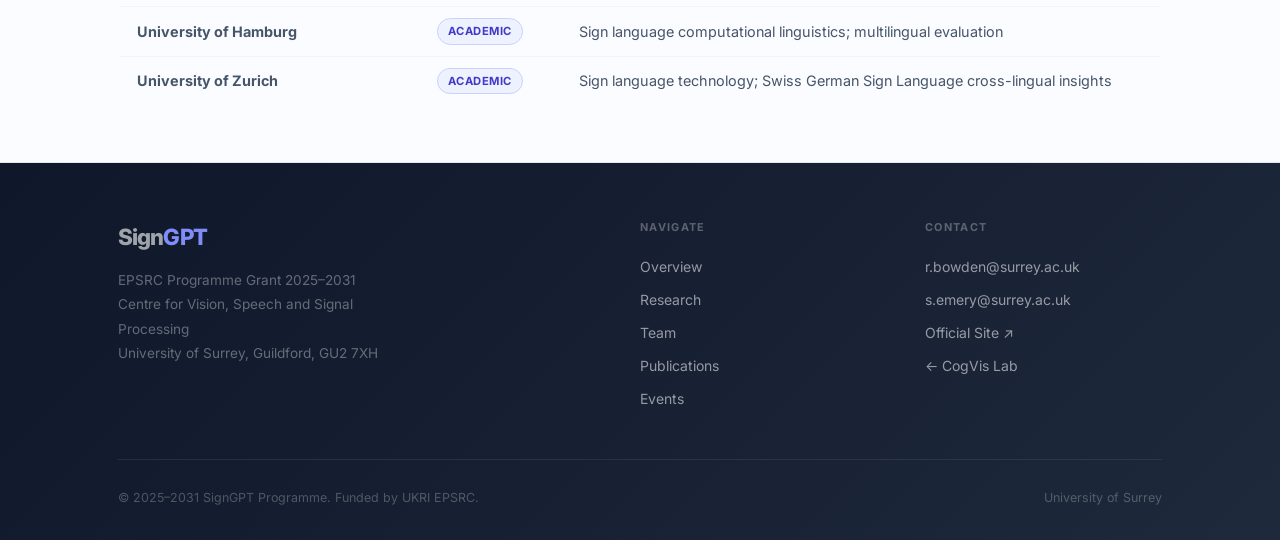
<file: signgpt/team.html>
<!DOCTYPE html>
<html lang="en">
<head>
  <meta charset="UTF-8" />
  <meta name="viewport" content="width=device-width, initial-scale=1.0" />
  <title>Team — SignGPT</title>
  <meta name="description" content="The SignGPT research team: Principal Investigators, research staff, PhD students, and advisory board." />
  <link rel="stylesheet" href="../css/style.css" />
  <link rel="stylesheet" href="https://cdnjs.cloudflare.com/ajax/libs/font-awesome/6.5.0/css/all.min.css" />
  <style>
    .advisory-table {
      width: 100%;
      border-collapse: collapse;
      font-size: 0.9rem;
      border: 1px solid var(--border);
      border-radius: var(--radius-sm);
      overflow: hidden;
    }
    .advisory-table thead {
      background: var(--gray-50);
    }
    .advisory-table th {
      padding: 10px 18px;
      text-align: left;
      font-weight: 700;
      font-size: 0.72rem;
      color: var(--gray-600);
      text-transform: uppercase;
      letter-spacing: .05em;
      border-bottom: 1px solid var(--border);
    }
    .advisory-table td {
      padding: 11px 18px;
      border-bottom: 1px solid var(--border-soft);
      color: var(--gray-700);
      vertical-align: middle;
    }
    .advisory-table tr:last-child td { border-bottom: none; }
    .advisory-table tr:hover td { background: var(--gray-50); }

    .recruit-banner {
      background: var(--indigo-faint);
      border: 1.5px solid var(--indigo-border);
      border-radius: var(--radius);
      padding: 24px 28px;
      display: flex;
      gap: 20px;
      align-items: flex-start;
    }
    .recruit-banner i { font-size: 1.4rem; color: var(--indigo); flex-shrink: 0; margin-top: 2px; }
    .recruit-banner p { max-width: none; font-size: 0.9rem; line-height: 1.7; color: var(--indigo-dark); margin-bottom: 0; }
    .recruit-banner p strong { color: var(--indigo-dark); }
    .nav {
      background: rgba(10,15,30,.96);
      border-bottom-color: rgba(255,255,255,.08);
    }
    .nav.scrolled { box-shadow: 0 2px 24px rgba(0,0,0,.4); }
    .nav-links a { color: rgba(255,255,255,.72); }
    .nav-links a:hover { color: #fff; background: rgba(255,255,255,.07); }
    .nav-links a.active { color: #818cf8; background: transparent; }
    .nav-toggle span { background: rgba(255,255,255,.8); }
  </style>
</head>
<body>

<!-- ========== NAV ========== -->
<nav class="nav" role="navigation">
  <div class="container nav-inner">
    <a href="index.html" class="nav-logo" style="display:flex;align-items:center;gap:8px;">
      <img src="../assets/signgpt.png" alt="SignGPT" style="height:36px;width:auto;">
    </a>
    <button class="nav-toggle" aria-label="Toggle menu">
      <span></span><span></span><span></span>
    </button>
    <ul class="nav-links">
      <li><a href="index.html">Overview</a></li>
      <li><a href="research.html">Research</a></li>
      <li><a href="team.html" class="active">Team</a></li>
      <li><a href="publications.html">Publications</a></li>
      <li><a href="events.html">Events</a></li>
      <li><a href="../index.html" style="color:var(--gray-400); font-size:0.82rem;">← CogVis Lab</a></li>
    </ul>
  </div>
</nav>

<!-- ========== PAGE HEADER ========== -->
<div class="page-header">
  <div class="container page-header-inner">
    <div class="page-header-eyebrow">SignGPT · EPSRC Programme Grant</div>
    <h1>Team</h1>
    <p>
      Principal Investigators, research staff, and advisory board spanning the
      University of Surrey, University of Oxford, and UCL DCAL.
    </p>
  </div>
</div>

<!-- ========== PRINCIPAL INVESTIGATORS ========== -->
<section class="section" style="padding-bottom:48px; border-bottom:1px solid var(--border);">
  <div class="container">
    <div class="section-header" style="margin-bottom:36px;">
      <span class="section-eyebrow">Programme Leadership</span>
      <h2 class="section-title">Principal Investigators</h2>
    </div>

    <!-- PI 1: Bowden -->
    <div class="pi-wrap reveal">
      <div class="pi-photo-wrap">
        <div class="avatar-lg" style="background:#0f172a; font-size:1.8rem;">
          RB
        </div>
        <div class="pi-social">
          <a href="mailto:r.bowden@surrey.ac.uk" class="icon-btn" title="Email">
            <i class="fas fa-envelope"></i>
          </a>
          <a href="https://scholar.google.com/citations?hl=en&user=mvvgDvcAAAAJ" target="_blank" rel="noopener" class="icon-btn" title="Google Scholar">
            <i class="fas fa-graduation-cap"></i>
          </a>
          <a href="https://www.surrey.ac.uk/people/richard-bowden" target="_blank" rel="noopener" class="icon-btn" title="University Profile">
            <i class="fas fa-globe"></i>
          </a>
        </div>
      </div>
      <div class="pi-info">
        <h2 class="pi-name">Prof. Richard Bowden</h2>
        <p class="pi-role">Lead Principal Investigator &nbsp;·&nbsp; CVSSP, University of Surrey</p>
        <p class="pi-bio">
          Richard Bowden is Professor of Computer Vision and Machine Learning at the Centre for
          Vision, Speech and Signal Processing (CVSSP), University of Surrey, where he has worked
          for over two decades on sign language recognition and production. He is a leading
          authority on human motion analysis, gesture recognition, and vision-language modelling
          for sign languages. His group has published extensively at top venues including CVPR,
          ICCV, ECCV, NeurIPS, and ACL, and he leads the CogVis Laboratory.
        </p>
        <div class="interest-list">
          <span class="interest-tag">Sign Language Recognition</span>
          <span class="interest-tag">Sign Language Production</span>
          <span class="interest-tag">Human Motion Analysis</span>
          <span class="interest-tag">Video Understanding</span>
          <span class="interest-tag">Vision–Language Models</span>
        </div>
        <div class="pi-links">
          <a href="mailto:r.bowden@surrey.ac.uk" class="btn btn-outline btn-sm">
            <i class="fas fa-envelope"></i> r.bowden@surrey.ac.uk
          </a>
          <a href="https://www.surrey.ac.uk/people/richard-bowden" target="_blank" rel="noopener" class="btn btn-outline btn-sm">
            <i class="fas fa-up-right-from-square"></i> Surrey Profile
          </a>
        </div>
      </div>
    </div>

    <!-- PI 2: Zisserman -->
    <div class="pi-wrap reveal">
      <div class="pi-photo-wrap">
        <div class="avatar-lg" style="background:#1e293b; font-size:1.8rem;">
          AZ
        </div>
        <div class="pi-social">
          <a href="https://www.robots.ox.ac.uk/~az/" target="_blank" rel="noopener" class="icon-btn" title="Homepage">
            <i class="fas fa-globe"></i>
          </a>
          <a href="https://scholar.google.com/citations?user=UZ5wscMAAAAJ" target="_blank" rel="noopener" class="icon-btn" title="Google Scholar">
            <i class="fas fa-graduation-cap"></i>
          </a>
        </div>
      </div>
      <div class="pi-info">
        <h2 class="pi-name">Prof. Andrew Zisserman</h2>
        <p class="pi-role">Principal Investigator &nbsp;·&nbsp; VGG, University of Oxford</p>
        <p class="pi-bio">
          Andrew Zisserman is Professor of Computer Vision Engineering at the University of Oxford,
          where he leads the Visual Geometry Group (VGG). He is one of the most highly cited
          researchers in computer vision, known for foundational contributions to visual recognition,
          3D reconstruction, and large-scale video understanding. Within SignGPT he leads
          the large-scale pre-training and model scaling workstreams.
        </p>
        <div class="interest-list">
          <span class="interest-tag">Large-Scale Visual Pre-Training</span>
          <span class="interest-tag">Video Understanding</span>
          <span class="interest-tag">Visual Recognition</span>
          <span class="interest-tag">Self-Supervised Learning</span>
        </div>
        <div class="pi-links">
          <a href="https://www.robots.ox.ac.uk/~az/" target="_blank" rel="noopener" class="btn btn-outline btn-sm">
            <i class="fas fa-up-right-from-square"></i> Oxford Profile
          </a>
        </div>
      </div>
    </div>

    <!-- PI 3: Cormier -->
    <div class="pi-wrap reveal">
      <div class="pi-photo-wrap">
        <div class="avatar-lg" style="background:#312e81; font-size:1.8rem;">
          KC
        </div>
        <div class="pi-social">
          <a href="https://www.ucl.ac.uk/dcal" target="_blank" rel="noopener" class="icon-btn" title="DCAL">
            <i class="fas fa-globe"></i>
          </a>
        </div>
      </div>
      <div class="pi-info">
        <h2 class="pi-name">Prof. Kearsy Cormier</h2>
        <p class="pi-role">Principal Investigator &nbsp;·&nbsp; DCAL, University College London</p>
        <p class="pi-bio">
          Kearsy Cormier is Professor of Sign Language Linguistics at the Deafness, Cognition and
          Language Research Centre (DCAL), UCL. Her research focuses on the grammar of BSL, with
          particular expertise in classifier predicates, discourse structure, and the cross-linguistic
          study of sign languages. Within SignGPT she leads the Pillar 3 linguistics integration
          workstream and co-leads dataset annotation.
        </p>
        <div class="interest-list">
          <span class="interest-tag">BSL Grammar</span>
          <span class="interest-tag">Classifier Predicates</span>
          <span class="interest-tag">Discourse Structure</span>
          <span class="interest-tag">Cross-Linguistic Sign Language Research</span>
        </div>
        <div class="pi-links">
          <a href="https://www.ucl.ac.uk/dcal" target="_blank" rel="noopener" class="btn btn-outline btn-sm">
            <i class="fas fa-up-right-from-square"></i> UCL DCAL
          </a>
        </div>
      </div>
    </div>

    <!-- PI 4: Woll -->
    <div class="pi-wrap reveal">
      <div class="pi-photo-wrap">
        <div class="avatar-lg" style="background:#334155; font-size:1.8rem;">
          BW
        </div>
        <div class="pi-social">
          <a href="https://www.ucl.ac.uk/dcal" target="_blank" rel="noopener" class="icon-btn" title="DCAL">
            <i class="fas fa-globe"></i>
          </a>
        </div>
      </div>
      <div class="pi-info">
        <h2 class="pi-name">Prof. Bencie Woll</h2>
        <p class="pi-role">Principal Investigator &nbsp;·&nbsp; DCAL, University College London</p>
        <p class="pi-bio">
          Bencie Woll is Emeritus Professor of Sign Language and Deaf Studies at DCAL, UCL, and
          one of the world's foremost authorities on BSL and Deaf communities. She has conducted
          landmark longitudinal studies of BSL acquisition, change, and endangerment, and
          advises government and public bodies on BSL policy. Within SignGPT she provides
          linguistic and community oversight across all four pillars.
        </p>
        <div class="interest-list">
          <span class="interest-tag">BSL Language Acquisition</span>
          <span class="interest-tag">Language Documentation</span>
          <span class="interest-tag">Deaf Community Studies</span>
          <span class="interest-tag">BSL Policy</span>
        </div>
        <div class="pi-links">
          <a href="https://www.ucl.ac.uk/dcal" target="_blank" rel="noopener" class="btn btn-outline btn-sm">
            <i class="fas fa-up-right-from-square"></i> UCL DCAL
          </a>
        </div>
      </div>
    </div>

  </div>
</section>

<!-- ========== PROGRAMME MANAGEMENT ========== -->
<section class="section" style="padding-top:56px; padding-bottom:56px; background:var(--gray-50); border-bottom:1px solid var(--border);">
  <div class="container">
    <div class="section-header" style="margin-bottom:28px;">
      <span class="section-eyebrow">Programme Operations</span>
      <h2 class="section-title" style="font-size:1.3rem;">Programme Management</h2>
    </div>
    <div class="people-grid" style="grid-template-columns:repeat(2, 1fr);">
      <div class="person-card reveal">
        <div class="avatar-md" style="background:#0f172a;">SE</div>
        <div class="person-name">Dr. Steven Emery</div>
        <div class="person-role">Programme Manager</div>
        <p class="person-research">
          Responsible for day-to-day coordination across all three partner institutions,
          research governance, community partner liaison, and financial management.
        </p>
        <div class="person-links">
          <a href="mailto:s.emery@surrey.ac.uk" class="icon-btn" title="Email">
            <i class="fas fa-envelope"></i>
          </a>
        </div>
      </div>
      <div class="person-card reveal" style="display:flex; flex-direction:column; align-items:center; justify-content:center; background:var(--gray-50);">
        <div style="text-align:center; padding:20px;">
          <i class="fas fa-user-plus" style="font-size:2rem; color:var(--gray-300); margin-bottom:12px; display:block;"></i>
          <div class="person-name" style="color:var(--gray-400);">Positions Available</div>
          <p style="font-size:0.82rem; color:var(--gray-400); margin-top:4px; max-width:none;">
            Research and project management roles open at all partner sites.
          </p>
          <a href="mailto:r.bowden@surrey.ac.uk" class="btn btn-outline btn-xs" style="margin-top:12px;">
            Enquire →
          </a>
        </div>
      </div>
    </div>
  </div>
</section>

<!-- ========== RESEARCH TEAM ========== -->
<section class="section" style="padding-top:56px; padding-bottom:56px; border-bottom:1px solid var(--border);">
  <div class="container">
    <div class="section-header" style="margin-bottom:28px;">
      <span class="section-eyebrow">Research Staff</span>
      <h2 class="section-title" style="font-size:1.3rem;">Postdoctoral Researchers &amp; PhD Students</h2>
      <p class="section-desc">Recruitment is ongoing across all partner institutions. Current CogVis Lab members working on sign language research are listed below.</p>
    </div>

    <span class="subsection-label">CVSSP, University of Surrey</span>
    <div class="people-grid reveal">

      <div class="person-card">
        <div class="avatar-md" style="background:#334155;">EF</div>
        <div class="person-name">Elliot Fish</div>
        <div class="person-role">PhD Student</div>
        <p class="person-research">
          Hyperbolic geometry and contrastive learning for geometrically aware sign language
          translation. NeurIPS 2025.
        </p>
        <div class="person-links">
          <a href="../publications.html" class="icon-btn" title="Publications">
            <i class="fas fa-file-lines"></i>
          </a>
        </div>
      </div>

      <div class="person-card">
        <div class="avatar-md" style="background:#1e293b;">OS</div>
        <div class="person-name">Ozge Mercanoglu Sincan</div>
        <div class="person-role">Researcher</div>
        <p class="person-research">
          Gloss-free translation evaluation, sign language spotting, and multilingual
          sign language understanding.
        </p>
        <div class="person-links">
          <a href="../publications.html" class="icon-btn" title="Publications">
            <i class="fas fa-file-lines"></i>
          </a>
        </div>
      </div>

      <div class="person-card">
        <div class="avatar-md" style="background:#292524;">OC</div>
        <div class="person-name">Oscar Cory</div>
        <div class="person-role">Researcher</div>
        <p class="person-research">
          Agentic LLMs for linguistically-grounded sign language annotation and
          dataset curation (SignAgent).
        </p>
        <div class="person-links">
          <a href="../publications.html" class="icon-btn" title="Publications">
            <i class="fas fa-file-lines"></i>
          </a>
        </div>
      </div>

      <div class="person-card">
        <div class="avatar-md" style="background:#1c1917;">JL</div>
        <div class="person-name">Juhee Low</div>
        <div class="person-role">PhD Student</div>
        <p class="person-research">
          Sign language production via sparse keyframe learning and multi-modal motion
          tokenisation (M3T, SignSparK).
        </p>
        <div class="person-links">
          <a href="../publications.html" class="icon-btn" title="Publications">
            <i class="fas fa-file-lines"></i>
          </a>
        </div>
      </div>

      <div class="person-card">
        <div class="avatar-md" style="background:#27272a;">AS</div>
        <div class="person-name">Andreas Symeonidis-Herzig</div>
        <div class="person-role">PhD Student</div>
        <p class="person-research">
          Discrete multi-modal motion tokenisation and photorealistic avatar synthesis
          for sign language production.
        </p>
        <div class="person-links">
          <a href="../publications.html" class="icon-btn" title="Publications">
            <i class="fas fa-file-lines"></i>
          </a>
        </div>
      </div>

      <div class="person-card" style="background:var(--gray-50);">
        <div style="text-align:center; padding:16px 0;">
          <i class="fas fa-user-plus" style="font-size:1.6rem; color:var(--gray-300); margin-bottom:10px; display:block;"></i>
          <div class="person-name" style="color:var(--gray-400);">Positions Open</div>
          <p style="font-size:0.8rem; color:var(--gray-400); margin-top:4px; max-width:none;">
            PhD and postdoctoral positions available at CVSSP.
          </p>
          <a href="mailto:r.bowden@surrey.ac.uk" class="btn btn-outline btn-xs" style="margin-top:10px;">
            Apply →
          </a>
        </div>
      </div>

    </div>

    <span class="subsection-label">University of Oxford &amp; UCL DCAL</span>
    <div class="recruit-banner reveal">
      <i class="fas fa-user-group"></i>
      <p>
        <strong>Recruiting now.</strong>
        Postdoctoral and PhD positions are available at the University of Oxford (VGG) and
        UCL DCAL as part of the SignGPT programme. Positions span computer vision,
        machine learning, and sign language linguistics. Please contact
        <a href="mailto:r.bowden@surrey.ac.uk"><strong>r.bowden@surrey.ac.uk</strong></a> or
        visit the <a href="https://sites.google.com/view/signgpt/home" target="_blank" rel="noopener"><strong>official project site</strong></a>
        for current vacancies.
      </p>
    </div>

  </div>
</section>

<!-- ========== ADVISORY BOARD ========== -->
<section class="section" style="padding-top:56px; padding-bottom:56px; background:var(--gray-50); border-bottom:1px solid var(--border);">
  <div class="container">
    <div class="section-header" style="margin-bottom:28px;">
      <span class="section-eyebrow">External Oversight</span>
      <h2 class="section-title" style="font-size:1.3rem;">Advisory Board</h2>
      <p class="section-desc">
        An independent Advisory Board comprising academics, industry experts, and Deaf community
        representatives provides programme-level strategic guidance and external evaluation.
      </p>
    </div>
    <div style="overflow-x:auto;">
      <table class="advisory-table">
        <thead>
          <tr>
            <th>Organisation</th>
            <th>Sector</th>
            <th>Role</th>
          </tr>
        </thead>
        <tbody>
          <tr>
            <td><strong>British Deaf Association (BDA)</strong></td>
            <td><span class="badge badge-green">Community</span></td>
            <td>Deaf community representation; co-design of evaluation criteria</td>
          </tr>
          <tr>
            <td><strong>Royal Association of the Deaf (RAD)</strong></td>
            <td><span class="badge badge-green">Community</span></td>
            <td>Deaf community representation; user study recruitment</td>
          </tr>
          <tr>
            <td><strong>BSLBT / LumoTV</strong></td>
            <td><span class="badge badge-green">Media</span></td>
            <td>BSL broadcast media access; production quality advisory</td>
          </tr>
          <tr>
            <td><strong>BBC Research &amp; Development</strong></td>
            <td><span class="badge">Industry</span></td>
            <td>Accessibility technology deployment and broadcast use cases</td>
          </tr>
          <tr>
            <td><strong>Microsoft Munich</strong></td>
            <td><span class="badge">Industry</span></td>
            <td>Large-scale model infrastructure and applied AI advisory</td>
          </tr>
          <tr>
            <td><strong>University of Hamburg</strong></td>
            <td><span class="badge badge-indigo">Academic</span></td>
            <td>Sign language computational linguistics; multilingual evaluation</td>
          </tr>
          <tr>
            <td><strong>University of Zurich</strong></td>
            <td><span class="badge badge-indigo">Academic</span></td>
            <td>Sign language technology; Swiss German Sign Language cross-lingual insights</td>
          </tr>
        </tbody>
      </table>
    </div>
  </div>
</section>

<!-- ========== FOOTER ========== -->
<footer>
  <div class="container">
    <div class="footer-grid">
      <div>
        <div class="footer-logo">Sign<span style="color:#818cf8">GPT</span></div>
        <p class="footer-desc">
          EPSRC Programme Grant 2025–2031<br />
          Centre for Vision, Speech and Signal Processing<br />
          University of Surrey, Guildford, GU2 7XH
        </p>
      </div>
      <div>
        <div class="footer-col-title">Navigate</div>
        <div class="footer-links">
          <a href="index.html">Overview</a>
          <a href="research.html">Research</a>
          <a href="team.html">Team</a>
          <a href="publications.html">Publications</a>
          <a href="events.html">Events</a>
        </div>
      </div>
      <div>
        <div class="footer-col-title">Contact</div>
        <div class="footer-links">
          <a href="mailto:r.bowden@surrey.ac.uk">r.bowden@surrey.ac.uk</a>
          <a href="mailto:s.emery@surrey.ac.uk">s.emery@surrey.ac.uk</a>
          <a href="https://sites.google.com/view/signgpt/home" target="_blank" rel="noopener">Official Site ↗</a>
          <a href="../index.html">← CogVis Lab</a>
        </div>
      </div>
    </div>
    <div class="footer-bottom">
      <span class="footer-copy">© 2025–2031 SignGPT Programme. Funded by UKRI EPSRC.</span>
      <span class="footer-copy">University of Surrey</span>
    </div>
  </div>
<!-- Start of Signapse Web Translation Plugin Script Tag  -->
<script src="https://translations.signapsesolutions.com/beta/signapse-loader.umd.js" app-id="1d5ee253-de29-4036-b0f0-c5a0ceede3e6" version="v2" id="signapse" position="bottom-right" disable-survey></script>
<!-- End of Signapse Web Translation Plugin Script Tag -->
</footer>

<script src="../js/main.js"></script>
</body>
</html>
</file>
<file: css/style.css>
/* =============================================
   COGVIS — Cognitive Vision Research Laboratory
   ============================================= */

@import url('https://fonts.googleapis.com/css2?family=Inter:wght@300;400;500;600;700;800&family=JetBrains+Mono:wght@400;500&display=swap');

/* ---- Variables ---- */
:root {
  /* Core palette — navy/slate */
  --black:     #0f172a;
  --dark:      #1e293b;
  --gray-900:  #1e293b;
  --gray-800:  #334155;
  --gray-700:  #475569;
  --gray-600:  #64748b;
  --gray-500:  #94a3b8;
  --gray-400:  #cbd5e1;
  --gray-300:  #e2e8f0;
  --gray-200:  #f1f5f9;
  --gray-150:  #f5f7fa;
  --gray-100:  #f8fafc;
  --gray-50:   #fafcff;
  --white:     #ffffff;

  /* Indigo accent */
  --indigo:        #4f46e5;
  --indigo-dark:   #4338ca;
  --indigo-faint:  #eef2ff;
  --indigo-border: #c7d2fe;

  /* Semantic aliases */
  --bg:            var(--white);
  --surface:       var(--white);
  --text:          var(--gray-900);
  --text-muted:    var(--gray-600);
  --text-light:    var(--gray-400);
  --border:        var(--gray-300);
  --border-soft:   var(--gray-200);
  --accent:        var(--indigo);
  --accent-faint:  var(--indigo-faint);

  --shadow-sm:     0 1px 3px rgba(15,23,42,.07), 0 1px 2px rgba(15,23,42,.04);
  --shadow:        0 4px 20px rgba(15,23,42,.09);
  --shadow-lg:     0 12px 40px rgba(15,23,42,.13);
  --shadow-accent: 0 4px 16px rgba(79,70,229,.3);

  --radius-xs:  4px;
  --radius-sm:  8px;
  --radius:     14px;
  --radius-lg:  20px;
  --radius-xl:  28px;
  --font:       'Inter', system-ui, -apple-system, sans-serif;
  --mono:       'JetBrains Mono', 'Courier New', monospace;
  --transition: 0.18s ease;
  --max-w:      1100px;
  --section-py: 88px;
}

/* ---- Reset ---- */
*, *::before, *::after { box-sizing: border-box; margin: 0; padding: 0; }
html { scroll-behavior: smooth; font-size: 16px; }
body {
  font-family: var(--font);
  color: var(--text);
  background: var(--bg);
  line-height: 1.65;
  -webkit-font-smoothing: antialiased;
  -moz-osx-font-smoothing: grayscale;
}
img { max-width: 100%; height: auto; display: block; }
a { color: var(--black); text-decoration: none; transition: color var(--transition); }
a:hover { color: var(--gray-700); }
ul { list-style: none; }
button { font-family: var(--font); }

/* ---- Typography ---- */
h1, h2, h3, h4, h5 {
  line-height: 1.18;
  font-weight: 800;
  color: var(--text);
  letter-spacing: -0.02em;
}
h1 { font-size: clamp(2rem, 5vw, 3.5rem); }
h2 { font-size: clamp(1.4rem, 3vw, 2.1rem); letter-spacing: -0.025em; }
h3 { font-size: 1.15rem; font-weight: 700; letter-spacing: -0.01em; }
p { max-width: 72ch; }

/* ---- Layout ---- */
.container { max-width: var(--max-w); margin: 0 auto; padding: 0 28px; }
.section { padding: var(--section-py) 0; }
.section-header { margin-bottom: 52px; }
.section-eyebrow {
  display: inline-block;
  font-size: 0.7rem;
  font-weight: 700;
  text-transform: uppercase;
  letter-spacing: 0.12em;
  color: var(--indigo);
  margin-bottom: 10px;
}
.section-title { margin-bottom: 14px; }
.section-desc { color: var(--text-muted); font-size: 1.02rem; max-width: 56ch; }

/* ---- Badges ---- */
.badge {
  display: inline-flex;
  align-items: center;
  padding: 3px 10px;
  border-radius: 100px;
  font-size: 0.7rem;
  font-weight: 700;
  letter-spacing: 0.05em;
  text-transform: uppercase;
  background: var(--gray-100);
  color: var(--gray-700);
  border: 1px solid var(--gray-200);
}
.badge-green  { background: #dcfce7; color: #15803d; border-color: #bbf7d0; }
.badge-indigo { background: var(--indigo-faint); color: var(--indigo-dark); border-color: var(--indigo-border); }
.badge-sky    { background: #e0f2fe; color: #0369a1; border-color: #bae6fd; }
.badge-amber  { background: #fef9c3; color: #a16207; border-color: #fde68a; }
.badge-purple { background: #faf5ff; color: #7e22ce; border-color: #e9d5ff; }
.badge-rose   { background: #fff1f2; color: #be123c; border-color: #fecdd3; }
.badge-gray   { background: var(--gray-100); color: var(--gray-700); border-color: var(--gray-300); }
.badge-active { background: var(--indigo); color: var(--white); border-color: var(--indigo); }

/* ---- Venue Badges ---- */
.venue {
  display: inline-flex;
  align-items: center;
  gap: 4px;
  padding: 3px 9px;
  border-radius: var(--radius-xs);
  font-size: 0.68rem;
  font-weight: 800;
  letter-spacing: 0.07em;
  text-transform: uppercase;
  background: var(--gray-100);
  color: var(--gray-800);
  border: 1px solid var(--gray-200);
}
.venue-cvpr    { background: #fff1f2; color: #be123c; border-color: #fecdd3; }
.venue-neurips { background: #eff6ff; color: #1d4ed8; border-color: #bfdbfe; }
.venue-iccv    { background: #faf5ff; color: #7e22ce; border-color: #e9d5ff; }
.venue-eccv    { background: #f0fdfa; color: #0f766e; border-color: #99f6e4; }
.venue-miccai  { background: #fff7ed; color: #c2410c; border-color: #fed7aa; }
.venue-arxiv   { background: #fefce8; color: #a16207; border-color: #fde68a; }
.venue-fg      { background: #f0fdf4; color: #166534; border-color: #bbf7d0; }
.venue-acm     { background: #f0f9ff; color: #0369a1; border-color: #bae6fd; }
.venue-cviu    { background: #fdf4ff; color: #86198f; border-color: #f0abfc; }
.venue-lrec    { background: #f8fafc; color: #475569; border-color: #cbd5e1; }
.venue-eccvws  { background: #f0fdfa; color: #0f766e; border-color: #99f6e4; }

/* ---- Buttons ---- */
.btn {
  display: inline-flex;
  align-items: center;
  gap: 7px;
  padding: 10px 22px;
  border-radius: var(--radius-sm);
  font-size: 0.875rem;
  font-weight: 500;
  cursor: pointer;
  border: 1.5px solid transparent;
  transition: all var(--transition);
  text-decoration: none !important;
  white-space: nowrap;
}
.btn-primary {
  background: var(--indigo);
  color: var(--white);
  border-color: var(--indigo);
}
.btn-primary:hover {
  background: var(--indigo-dark);
  border-color: var(--indigo-dark);
  color: var(--white);
  box-shadow: var(--shadow-accent);
  transform: translateY(-1px);
}
.btn-outline {
  background: transparent;
  color: var(--text);
  border-color: var(--gray-300);
}
.btn-outline:hover {
  border-color: var(--black);
  color: var(--black);
}
.btn-ghost-white {
  background: rgba(255,255,255,.08);
  color: var(--white);
  border-color: rgba(255,255,255,.25);
}
.btn-ghost-white:hover {
  background: rgba(255,255,255,.18);
  color: var(--white);
}
.btn-sm  { padding: 6px 14px;  font-size: 0.8rem;  border-radius: 6px; }
.btn-xs  { padding: 4px 10px;  font-size: 0.74rem; border-radius: 5px; }

/* ---- Cards ---- */
.card {
  background: var(--surface);
  border: 1px solid var(--border);
  border-radius: var(--radius);
  padding: 24px;
  transition: box-shadow var(--transition), transform var(--transition), border-color var(--transition);
}
.card:hover {
  box-shadow: var(--shadow);
  border-color: var(--gray-400);
  transform: translateY(-2px);
}

/* =============================================
   NAVIGATION
   ============================================= */
.nav {
  position: sticky;
  top: 0;
  z-index: 1000;
  background: rgba(255,255,255,.95);
  backdrop-filter: blur(18px);
  -webkit-backdrop-filter: blur(18px);
  border-bottom: 1px solid var(--border);
  transition: box-shadow var(--transition);
}
.nav.scrolled { box-shadow: 0 2px 16px rgba(0,0,0,.06); }
.nav-inner {
  display: flex;
  align-items: center;
  justify-content: space-between;
  height: 64px;
}
.nav-logo {
  font-size: 1.4rem;
  font-weight: 800;
  letter-spacing: -0.04em;
  text-decoration: none !important;
  color: var(--black);
}
.nav-logo .cog { color: var(--black); }
.nav-logo .vis { color: var(--indigo); }
.nav-links {
  display: flex;
  align-items: center;
  gap: 2px;
}
.nav-links a {
  color: var(--gray-600);
  font-weight: 500;
  font-size: 0.875rem;
  padding: 6px 14px;
  border-radius: var(--radius-sm);
  transition: all var(--transition);
}
.nav-links a:hover {
  color: var(--black);
  background: var(--gray-100);
  text-decoration: none;
}
.nav-links a.active {
  color: var(--white);
  background: var(--black);
  text-decoration: none;
}
.nav-toggle {
  display: none;
  flex-direction: column;
  gap: 5px;
  cursor: pointer;
  padding: 8px;
  background: none;
  border: none;
  border-radius: var(--radius-sm);
}
.nav-toggle span {
  display: block;
  width: 22px;
  height: 2px;
  background: var(--text);
  border-radius: 2px;
  transition: all 0.3s;
}
.nav-toggle.open span:nth-child(1) { transform: translateY(7px) rotate(45deg); }
.nav-toggle.open span:nth-child(2) { opacity: 0; }
.nav-toggle.open span:nth-child(3) { transform: translateY(-7px) rotate(-45deg); }

/* =============================================
   HERO (landing page)
   ============================================= */
.hero {
  position: relative;
  overflow: hidden;
  background:
    linear-gradient(90deg,
      #0f172a 0%,
      #0f172a 40%,
      rgba(15,23,42,.80) 60%,
      rgba(15,23,42,.25) 100%),
    url('https://images.unsplash.com/photo-1592530392525-9d8469678dac?auto=format&fit=crop&w=1920&q=85')
      right center / cover no-repeat;
  padding: 104px 0 84px;
  color: var(--white);
}
.hero-bg {
  position: absolute;
  inset: 0;
  background: radial-gradient(ellipse 55% 70% at 8% 55%, rgba(79,70,229,.18) 0%, transparent 65%);
  pointer-events: none;
}
.hero-grid-overlay {
  position: absolute;
  inset: 0;
  background-image:
    linear-gradient(rgba(255,255,255,.04) 1px, transparent 1px),
    linear-gradient(90deg, rgba(255,255,255,.04) 1px, transparent 1px);
  background-size: 52px 52px;
  -webkit-mask-image: linear-gradient(90deg, black 40%, transparent 70%);
  mask-image: linear-gradient(90deg, black 40%, transparent 70%);
}
.hero-content { position: relative; z-index: 1; max-width: 780px; }
.hero-eyebrow {
  display: inline-flex;
  align-items: center;
  gap: 8px;
  background: rgba(255,255,255,.06);
  border: 1px solid rgba(255,255,255,.12);
  padding: 5px 16px;
  border-radius: 100px;
  font-size: 0.76rem;
  font-weight: 500;
  color: rgba(255,255,255,.65);
  margin-bottom: 30px;
  letter-spacing: 0.04em;
  text-transform: uppercase;
}
.hero-eyebrow-dot {
  width: 5px; height: 5px;
  border-radius: 50%;
  background: rgba(255,255,255,.5);
  flex-shrink: 0;
}
.hero h1 {
  font-size: clamp(2.6rem, 6vw, 4.4rem);
  font-weight: 800;
  line-height: 1.08;
  margin-bottom: 24px;
  letter-spacing: -0.035em;
  color: var(--white);
}
.hero h1 em {
  font-style: normal;
  color: rgba(255,255,255,.55);
}
.hero-desc {
  font-size: 1.05rem;
  line-height: 1.78;
  color: rgba(255,255,255,.6);
  margin-bottom: 36px;
  max-width: 60ch;
}
.hero-cta { display: flex; gap: 12px; flex-wrap: wrap; }
.hero-stats {
  display: flex;
  gap: 44px;
  flex-wrap: wrap;
  margin-top: 64px;
  padding-top: 40px;
  border-top: 1px solid rgba(255,255,255,.1);
}
.hero-stat-num {
  font-size: 1.9rem;
  font-weight: 800;
  letter-spacing: -0.04em;
  color: var(--white);
  line-height: 1;
  margin-bottom: 5px;
}
.hero-stat-label {
  font-size: 0.72rem;
  color: rgba(255,255,255,.4);
  font-weight: 600;
  text-transform: uppercase;
  letter-spacing: 0.08em;
}

/* =============================================
   RESEARCH AREAS
   ============================================= */
.area-grid {
  display: grid;
  grid-template-columns: repeat(4, 1fr);
  gap: 1px;
  background: var(--border);
  border: 1px solid var(--border);
  border-radius: var(--radius);
  overflow: hidden;
}
.area-card {
  background: var(--surface);
  padding: 32px 26px;
  transition: background var(--transition);
  position: relative;
}
.area-card::before { display: none; }
.area-card:hover { background: var(--gray-50); }
.area-num {
  font-size: 0.68rem;
  font-weight: 700;
  letter-spacing: 0.1em;
  color: var(--gray-400);
  text-transform: uppercase;
  margin-bottom: 20px;
}
.area-icon { font-size: 1.6rem; margin-bottom: 14px; }
.area-name { font-size: 0.95rem; font-weight: 700; margin-bottom: 10px; letter-spacing: -0.01em; }
.area-desc { font-size: 0.84rem; color: var(--text-muted); line-height: 1.65; max-width: none; }

/* =============================================
   PUBLICATIONS
   ============================================= */
.pub-list { display: flex; flex-direction: column; gap: 0; border: 1px solid var(--border); border-radius: var(--radius); overflow: hidden; }
.pub-item {
  display: flex;
  gap: 20px;
  align-items: flex-start;
  background: var(--surface);
  border-bottom: 1px solid var(--border-soft);
  padding: 22px 24px;
  transition: background var(--transition);
}
.pub-item:last-child { border-bottom: none; }
.pub-item:hover { background: var(--gray-50); }
.pub-thumb {
  width: 82px;
  height: 82px;
  border-radius: var(--radius-sm);
  flex-shrink: 0;
  display: flex;
  align-items: center;
  justify-content: center;
  font-size: 1.6rem;
  background: var(--gray-100);
  border: 1px solid var(--border-soft);
  color: var(--gray-500);
}
.pub-body { flex: 1; min-width: 0; }
.pub-title {
  font-size: 0.95rem;
  font-weight: 600;
  line-height: 1.45;
  margin-bottom: 6px;
  color: var(--text);
  letter-spacing: -0.005em;
}
.pub-title a { color: inherit; }
.pub-title a:hover { color: var(--gray-600); }
.pub-authors {
  font-size: 0.83rem;
  color: var(--text-muted);
  margin-bottom: 10px;
  line-height: 1.5;
}
.pub-authors strong { color: var(--text); font-weight: 600; }
.pub-meta { display: flex; align-items: center; gap: 8px; flex-wrap: wrap; }
.pub-links { display: flex; gap: 6px; align-items: flex-start; flex-shrink: 0; flex-wrap: wrap; }

/* =============================================
   NEWS
   ============================================= */
.news-list { display: flex; flex-direction: column; }
.news-item {
  display: flex;
  gap: 28px;
  padding: 22px 0;
  border-bottom: 1px solid var(--border-soft);
}
.news-item:last-child { border-bottom: none; }
.news-date {
  font-size: 0.72rem;
  font-weight: 700;
  color: var(--gray-400);
  min-width: 72px;
  text-transform: uppercase;
  letter-spacing: 0.08em;
  padding-top: 3px;
  flex-shrink: 0;
}
.news-text {
  font-size: 0.95rem;
  color: var(--text);
  line-height: 1.6;
  max-width: none;
}
.news-text a { font-weight: 600; color: var(--black); text-decoration: underline; text-underline-offset: 3px; }
.news-text a:hover { color: var(--gray-600); }

/* =============================================
   PAGE HEADER (inner pages)
   ============================================= */
.page-header {
  background: linear-gradient(135deg, #0f172a 0%, #1e293b 60%, #1e1b4b 100%);
  color: var(--white);
  padding: 68px 0 58px;
  position: relative;
  overflow: hidden;
}
.page-header::before {
  content: '';
  position: absolute;
  inset: 0;
  background-image:
    linear-gradient(rgba(255,255,255,.04) 1px, transparent 1px),
    linear-gradient(90deg, rgba(255,255,255,.04) 1px, transparent 1px);
  background-size: 52px 52px;
}
.page-header-inner { position: relative; z-index: 1; }
.page-header-eyebrow {
  display: inline-block;
  padding: 4px 12px;
  background: rgba(255,255,255,.07);
  border: 1px solid rgba(255,255,255,.12);
  border-radius: 100px;
  font-size: 0.7rem;
  color: rgba(255,255,255,.55);
  margin-bottom: 16px;
  font-weight: 600;
  letter-spacing: 0.08em;
  text-transform: uppercase;
}
.page-header h1 { font-size: clamp(2rem, 4vw, 2.75rem); color: var(--white); margin-bottom: 12px; }
.page-header p { font-size: 1.02rem; color: rgba(255,255,255,.55); max-width: 52ch; }

/* =============================================
   PEOPLE
   ============================================= */
.pi-wrap {
  background: var(--surface);
  border: 1px solid var(--border);
  border-radius: var(--radius-xl);
  padding: 44px;
  margin-bottom: 56px;
  display: flex;
  gap: 44px;
  align-items: flex-start;
}
.pi-photo-wrap {
  flex-shrink: 0;
  display: flex;
  flex-direction: column;
  align-items: center;
  gap: 16px;
}
.avatar-lg {
  width: 148px;
  height: 148px;
  border-radius: 50%;
  display: flex;
  align-items: center;
  justify-content: center;
  font-size: 2.6rem;
  font-weight: 800;
  color: var(--white);
  flex-shrink: 0;
  box-shadow: 0 4px 24px rgba(0,0,0,.18);
  background: var(--black);
}
.pi-social { display: flex; gap: 8px; flex-wrap: wrap; justify-content: center; }
.icon-btn {
  width: 36px; height: 36px;
  border-radius: 50%;
  display: flex; align-items: center; justify-content: center;
  background: var(--gray-50);
  border: 1px solid var(--border);
  color: var(--gray-600);
  font-size: 0.8rem;
  text-decoration: none !important;
  transition: all var(--transition);
}
.icon-btn:hover {
  background: var(--black);
  border-color: var(--black);
  color: var(--white);
}
.pi-info { flex: 1; }
.pi-name { font-size: 1.8rem; margin-bottom: 4px; }
.pi-role { color: var(--gray-600); font-weight: 500; font-size: 0.92rem; margin-bottom: 18px; }
.pi-bio { font-size: 0.95rem; color: var(--text-muted); line-height: 1.78; margin-bottom: 20px; max-width: 65ch; }
.interest-list { display: flex; flex-wrap: wrap; gap: 8px; margin-bottom: 24px; }
.interest-tag {
  padding: 4px 12px;
  background: var(--gray-100);
  color: var(--gray-700);
  border: 1px solid var(--gray-200);
  border-radius: 100px;
  font-size: 0.74rem;
  font-weight: 500;
}
.pi-links { display: flex; gap: 8px; flex-wrap: wrap; }

.subsection-label {
  font-size: 0.68rem;
  font-weight: 700;
  text-transform: uppercase;
  letter-spacing: 0.12em;
  color: var(--gray-400);
  margin-bottom: 24px;
  margin-top: 52px;
  display: flex;
  align-items: center;
  gap: 14px;
}
.subsection-label::after {
  content: '';
  flex: 1;
  height: 1px;
  background: var(--border);
}

.people-grid {
  display: grid;
  grid-template-columns: repeat(3, 1fr);
  gap: 1px;
  background: var(--border);
  border: 1px solid var(--border);
  border-radius: var(--radius);
  overflow: hidden;
}
.person-card {
  background: var(--surface);
  padding: 28px 20px 20px;
  text-align: center;
  transition: background var(--transition);
}
.person-card:hover { background: var(--gray-50); }
.avatar-md {
  width: 88px;
  height: 88px;
  border-radius: 50%;
  display: flex;
  align-items: center;
  justify-content: center;
  font-size: 1.6rem;
  font-weight: 800;
  color: var(--white);
  margin: 0 auto 16px;
  background: var(--gray-800);
}
.person-name { font-size: 0.975rem; font-weight: 700; margin-bottom: 4px; letter-spacing: -0.01em; }
.person-role { font-size: 0.78rem; color: var(--gray-500); margin-bottom: 10px; }
.person-research { font-size: 0.8rem; color: var(--text-muted); margin-bottom: 16px; line-height: 1.55; max-width: none; }
.person-links { display: flex; justify-content: center; gap: 8px; }

.alumni-grid {
  display: grid;
  grid-template-columns: repeat(2, 1fr);
  gap: 1px;
  background: var(--border);
  border: 1px solid var(--border);
  border-radius: var(--radius-sm);
  overflow: hidden;
}
.alumni-row {
  display: flex;
  align-items: center;
  gap: 16px;
  background: var(--surface);
  padding: 16px 20px;
  transition: background var(--transition);
}
.alumni-row:hover { background: var(--gray-50); }
.avatar-sm {
  width: 44px;
  height: 44px;
  border-radius: 50%;
  display: flex;
  align-items: center;
  justify-content: center;
  font-size: 0.95rem;
  font-weight: 700;
  color: var(--white);
  flex-shrink: 0;
  background: var(--gray-700);
}
.alumni-info { flex: 1; }
.alumni-name { font-weight: 600; font-size: 0.9rem; margin-bottom: 2px; }
.alumni-period { font-size: 0.75rem; color: var(--gray-500); }
.alumni-now { font-size: 0.75rem; color: var(--gray-700); margin-top: 2px; font-weight: 500; }

/* =============================================
   PROJECTS
   ============================================= */
.projects-grid {
  display: grid;
  grid-template-columns: repeat(3, 1fr);
  gap: 20px;
}
.project-card {
  background: var(--surface);
  border: 1px solid var(--border);
  border-radius: var(--radius);
  overflow: hidden;
  transition: all var(--transition);
  display: flex;
  flex-direction: column;
}
.project-card:hover {
  box-shadow: var(--shadow-lg);
  transform: translateY(-2px);
  border-color: var(--gray-400);
}
.project-thumb {
  height: 190px;
  display: flex;
  align-items: center;
  justify-content: center;
  position: relative;
  overflow: hidden;
  background: var(--black);
}
.project-body { padding: 20px; flex: 1; display: flex; flex-direction: column; }
.project-top { display: flex; justify-content: space-between; align-items: flex-start; margin-bottom: 8px; gap: 8px; }
.project-title { font-size: 0.95rem; font-weight: 700; line-height: 1.35; letter-spacing: -0.01em; }
.project-desc { font-size: 0.84rem; color: var(--text-muted); line-height: 1.65; margin-bottom: 14px; max-width: none; flex: 1; }
.project-tags { display: flex; gap: 6px; flex-wrap: wrap; margin-bottom: 16px; }
.project-tag {
  padding: 3px 9px;
  background: var(--gray-100);
  border: 1px solid var(--gray-200);
  border-radius: 100px;
  font-size: 0.7rem;
  color: var(--gray-600);
  font-weight: 500;
}
.project-foot { display: flex; justify-content: space-between; align-items: center; }

.projects-grid-2 {
  display: grid;
  grid-template-columns: repeat(2, 1fr);
  gap: 1px;
  background: var(--border);
  border: 1px solid var(--border);
  border-radius: var(--radius);
  overflow: hidden;
}
.project-row {
  display: flex;
  gap: 20px;
  align-items: center;
  background: var(--surface);
  padding: 22px 24px;
  transition: background var(--transition);
}
.project-row:hover { background: var(--gray-50); }
.project-row-thumb {
  width: 72px;
  height: 72px;
  border-radius: var(--radius-sm);
  display: flex;
  align-items: center;
  justify-content: center;
  font-size: 1.75rem;
  flex-shrink: 0;
  background: var(--gray-900);
}
.project-row-info { flex: 1; }
.project-row-title { font-weight: 700; font-size: 0.92rem; margin-bottom: 4px; letter-spacing: -0.01em; }
.project-row-desc { font-size: 0.82rem; color: var(--text-muted); max-width: none; }
.project-row-meta { display: flex; gap: 8px; align-items: center; margin-top: 8px; flex-wrap: wrap; }

/* =============================================
   FOOTER
   ============================================= */
footer {
  background: linear-gradient(135deg, #0f172a 0%, #1e293b 100%);
  color: rgba(255,255,255,.6);
  padding: 56px 0 32px;
}
.footer-grid {
  display: grid;
  grid-template-columns: 2fr 1fr 1fr;
  gap: 48px;
  margin-bottom: 48px;
}
.footer-logo { font-size: 1.4rem; font-weight: 800; letter-spacing: -0.04em; margin-bottom: 12px; }
.footer-logo .cog { color: var(--white); }
.footer-logo .vis { color: #818cf8; }
.footer-desc { font-size: 0.85rem; color: rgba(255,255,255,.35); line-height: 1.78; max-width: 30ch; }
.footer-col-title {
  font-size: 0.68rem;
  font-weight: 700;
  text-transform: uppercase;
  letter-spacing: 0.12em;
  color: rgba(255,255,255,.3);
  margin-bottom: 18px;
}
.footer-links { display: flex; flex-direction: column; gap: 10px; }
.footer-links a {
  color: rgba(255,255,255,.55);
  font-size: 0.875rem;
  transition: color var(--transition);
}
.footer-links a:hover { color: var(--white); }
.footer-bottom {
  border-top: 1px solid rgba(255,255,255,.08);
  padding-top: 28px;
  display: flex;
  justify-content: space-between;
  align-items: center;
  flex-wrap: wrap;
  gap: 12px;
}
.footer-copy { font-size: 0.78rem; color: rgba(255,255,255,.25); }

/* =============================================
   PAPER PAGE (kept minimal — uses own template)
   ============================================= */
.paper-hero {
  background: var(--black);
  color: var(--white);
  padding: 80px 0 68px;
  text-align: center;
  position: relative;
  overflow: hidden;
}
.paper-hero::before {
  content: '';
  position: absolute;
  inset: 0;
  background-image:
    linear-gradient(rgba(255,255,255,.03) 1px, transparent 1px),
    linear-gradient(90deg, rgba(255,255,255,.03) 1px, transparent 1px);
  background-size: 52px 52px;
}
.paper-hero-inner { position: relative; z-index: 1; }
.paper-conf-badge {
  display: inline-flex;
  align-items: center;
  gap: 6px;
  padding: 5px 16px;
  border-radius: 100px;
  font-size: 0.78rem;
  font-weight: 700;
  border: 1.5px solid rgba(255,255,255,.2);
  background: rgba(255,255,255,.06);
  color: rgba(255,255,255,.85);
  margin-bottom: 24px;
  letter-spacing: 0.05em;
  text-transform: uppercase;
}
.paper-title {
  font-size: clamp(1.7rem, 4vw, 2.8rem);
  font-weight: 800;
  line-height: 1.18;
  margin-bottom: 30px;
  max-width: 820px;
  margin-left: auto;
  margin-right: auto;
  color: var(--white);
  letter-spacing: -0.025em;
}
.paper-authors {
  display: flex;
  justify-content: center;
  flex-wrap: wrap;
  gap: 6px 24px;
  margin-bottom: 8px;
}
.paper-author { font-size: 1rem; color: rgba(255,255,255,.85); }
.paper-author a { color: rgba(255,255,255,.85); text-decoration: underline; text-underline-offset: 3px; text-decoration-color: rgba(255,255,255,.3); }
.paper-author a:hover { color: var(--white); }
.paper-author sup { font-size: 0.65em; color: rgba(255,255,255,.5); margin-left: 1px; }
.paper-affils {
  display: flex;
  justify-content: center;
  flex-wrap: wrap;
  gap: 6px 24px;
  margin-bottom: 36px;
}
.paper-affil { font-size: 0.85rem; color: rgba(255,255,255,.45); }
.paper-affil sup { font-size: 0.65em; color: rgba(255,255,255,.5); margin-right: 2px; }
.paper-link-row {
  display: flex;
  justify-content: center;
  flex-wrap: wrap;
  gap: 10px;
}
.paper-lbtn {
  display: inline-flex;
  align-items: center;
  gap: 7px;
  padding: 10px 20px;
  border-radius: var(--radius-sm);
  font-size: 0.875rem;
  font-weight: 500;
  border: 1.5px solid rgba(255,255,255,.2);
  background: rgba(255,255,255,.06);
  color: var(--white);
  text-decoration: none !important;
  transition: all var(--transition);
}
.paper-lbtn:hover { background: rgba(255,255,255,.16); color: var(--white); transform: translateY(-1px); }
.paper-lbtn.primary { background: var(--white); border-color: var(--white); color: var(--black); }
.paper-lbtn.primary:hover { background: var(--gray-100); border-color: var(--gray-100); color: var(--black); }

.paper-section { padding: 56px 0; }
.paper-section + .paper-section { border-top: 1px solid var(--border-soft); }
.paper-section-title {
  font-size: 1.4rem;
  font-weight: 800;
  margin-bottom: 22px;
  display: flex;
  align-items: center;
  gap: 12px;
  letter-spacing: -0.02em;
}
.paper-section-title::before {
  content: '';
  width: 3px; height: 20px;
  background: var(--black);
  border-radius: 2px;
  flex-shrink: 0;
}
.paper-fig-label {
  font-size: 0.84rem;
  color: var(--text-muted);
  line-height: 1.65;
  margin-bottom: 24px;
}
.paper-abstract {
  font-size: 1.02rem;
  line-height: 1.85;
  color: var(--text);
  max-width: 74ch;
}
.results-table {
  width: 100%;
  border-collapse: collapse;
  font-size: 0.9rem;
  border-radius: var(--radius-sm);
  overflow: hidden;
  border: 1px solid var(--border);
}
.results-table thead { background: var(--gray-50); }
.results-table th {
  padding: 12px 16px;
  text-align: left;
  font-weight: 700;
  font-size: 0.78rem;
  color: var(--gray-600);
  text-transform: uppercase;
  letter-spacing: 0.05em;
  border-bottom: 1px solid var(--border);
}
.results-table td { padding: 11px 16px; border-bottom: 1px solid var(--border-soft); }
.results-table tr:last-child td { border-bottom: none; }
.results-table tr.ours td {
  background: var(--gray-50);
  font-weight: 700;
  color: var(--black);
}
.results-table tr.ours td:first-child { border-left: 3px solid var(--black); }
.table-caption { font-size: 0.84rem; color: var(--text-muted); margin-top: 12px; line-height: 1.6; }

.bibtex-wrap { margin-top: 4px; }
.bibtex-header {
  display: flex;
  justify-content: space-between;
  align-items: center;
  margin-bottom: 10px;
}
.copy-btn {
  display: inline-flex;
  align-items: center;
  gap: 6px;
  padding: 7px 14px;
  background: var(--surface);
  border: 1px solid var(--border);
  border-radius: var(--radius-sm);
  font-size: 0.8rem;
  cursor: pointer;
  color: var(--text-muted);
  transition: all var(--transition);
  font-family: var(--font);
}
.copy-btn:hover { color: var(--black); border-color: var(--black); }
.bibtex-block {
  background: var(--black);
  color: rgba(255,255,255,.75);
  padding: 24px 28px;
  border-radius: var(--radius);
  font-family: var(--mono);
  font-size: 0.85rem;
  line-height: 1.75;
  overflow-x: auto;
}
.bibtex-block .k { color: rgba(255,255,255,.45); }
.bibtex-block .v { color: rgba(255,255,255,.75); }
.bibtex-block .s { color: rgba(255,255,255,.9); }

.ack-box {
  background: var(--gray-50);
  border: 1px solid var(--border);
  border-radius: var(--radius);
  padding: 24px 28px;
  font-size: 0.9rem;
  color: var(--text-muted);
  line-height: 1.7;
  max-width: none;
}

/* =============================================
   RESPONSIVE
   ============================================= */
@media (max-width: 960px) {
  :root { --section-py: 72px; }
  .area-grid { grid-template-columns: repeat(2, 1fr); }
  .people-grid { grid-template-columns: repeat(2, 1fr); }
  .projects-grid { grid-template-columns: repeat(2, 1fr); }
  .projects-grid-2 { grid-template-columns: 1fr; }
  .footer-grid { grid-template-columns: 1fr 1fr; }
  .footer-grid > :first-child { grid-column: 1 / -1; }
  .pi-wrap { flex-direction: column; align-items: center; text-align: center; gap: 28px; }
  .interest-list, .pi-links { justify-content: center; }
}
@media (max-width: 640px) {
  :root { --section-py: 56px; }
  .area-grid,
  .people-grid,
  .projects-grid,
  .alumni-grid { grid-template-columns: 1fr; }
  .footer-grid { grid-template-columns: 1fr; gap: 28px; }
  .nav-links {
    display: none;
    flex-direction: column;
    position: absolute;
    top: 64px; left: 0; right: 0;
    background: rgba(255,255,255,.98);
    backdrop-filter: blur(18px);
    border-bottom: 1px solid var(--border);
    padding: 16px 24px 20px;
    gap: 2px;
    box-shadow: 0 8px 24px rgba(0,0,0,.07);
  }
  .nav-links.open { display: flex; }
  .nav-toggle { display: flex; }
  .pub-item { flex-direction: column; }
  .pub-thumb { width: 100%; height: 90px; border-radius: var(--radius-sm) var(--radius-sm) 0 0; }
  .pub-links { flex-direction: row; flex-wrap: wrap; }
  .hero-stats { gap: 28px; }
  .hero-cta { flex-direction: column; }
  .hero-cta .btn { justify-content: center; }
  .pi-wrap { padding: 28px 20px; }
}
</file>
